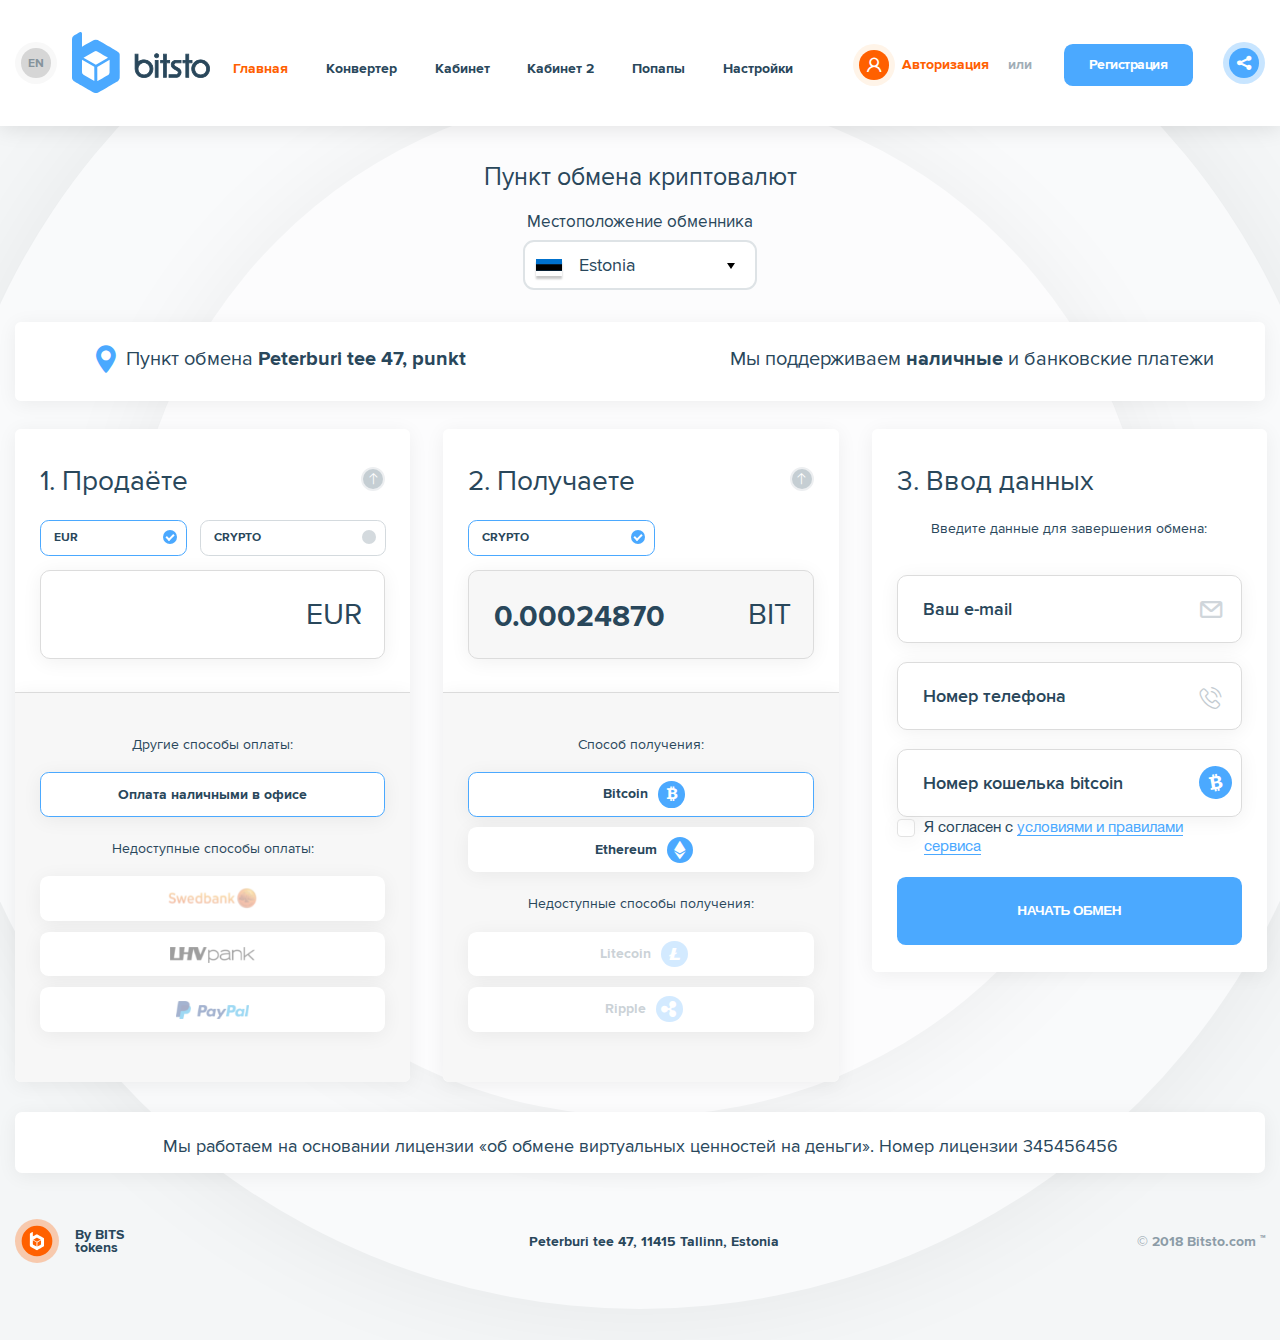
<file: index.html>
<!DOCTYPE html>
<html xmlns="http://www.w3.org/1999/xhtml">
<head>
	<meta http-equiv="Content-Type" content="text/html; charset=utf-8" />
	<meta name="format-detection" content="telephone=no">
	<meta name="viewport" content="width=device-width, initial-scale=1, user-scalable=no, maximum-scale=1">
	<title>Главная</title>
	<meta name='description' content="" />
	<meta name="keywords" content="" />
	<link rel="icon" type="image/x-icon" href="favicon.ico" />
	<link rel="stylesheet" type="text/css" href="css/style.css" />	
</head>
<body class="loaded">


	<!-- BEGIN BODY -->

	<div class="main-wrapper">
		<div class="decor-small"></div>
		<div class="decor-big"></div>
		<!-- BEGIN CONTENT -->

		<main class="content">
			
			<div class="wrapper">
				<div class="content-top">
					<h1 class="content-top__title">Пункт обмена криптовалют</h1>
					<div class="content-top__location">
						<div class="box-form">
							<form>
								<div class="box-field country-box">
									<label for="country" class="box-field__label">Местоположение обменника</label>
									<div class="box-field__input box-field__input_county">
										<select id="country" class="styled country-box__select">
											<option class="country country_estonia">
												Estonia
											</option>
											<option class="country country_ukraine">
												Україна
											</option >
											<option class="country country_russia">
												Россия
											</option>
										</select>
									</div>
								</div>
							</form>
						</div>
					</div>
				</div>
				<div class="content-geo">	
					<div class="content-geo__geo">	
						<span class="icon-geo"></span>
						<span class="content-geo__text">Пункт обмена <b>Peterburi tee 47, punkt</b></span>
					</div>
					<div class="content-geo__support">
						<span class="content-geo__text">Мы поддерживаем <b>наличные</b> и банковские платежи</span>
					</div>
				</div>
				<div class="main-info">	
					<ul class="main-info-list">
						<li class="main-info-list__item main-info-list__item_payment">
							<div class="main-info-list__cont">	
								<div class="main-info-list__cont-top">
									<h2 class="main-info-list__title">1. Продаёте
										<span class="icon-box icon-box_arrow icon-box_right">
											<span class="icon icon-arrow"></span>
										</span>
									</h2>
									<ul class="list-check">
										<li class="list-check__item list-check__item_eur">
											<label class="list-check__label js-list-check__label js-change-currency active" data-currency="eur">
												<input type="checkbox" name="check_1">
												<span class="label-text">eur</span>
												<span class="checkbox-box"></span>
											</label>
										</li>
										<li class="list-check__item list-check__item_crypto">
											<label class="list-check__label js-list-check__label js-change-currency" data-currency="crypto">
												<input type="radio" name="check_2">
												<span class="label-text">crypto</span>
												<span class="checkbox-box"></span>
											</label>
										</li>
									</ul> 
									<div class="box-field box-field_sell-eur active">
										<div class="box-field__input ">
											<input type="text" class="form-control" placeholder="" onkeyup="return proverka(this);" onchange="return proverka(this);">
											<span class="currency-name">eur</span>
										</div>
									</div>
									<div class="box-field box-field_sell-crypto box-field_crypto">
										<div class="box-field__input">
											<input type="text" class="form-control" placeholder="" onkeyup="return proverka(this);" onchange="return proverka(this);">
											<span class="currency-name">bit</span>
										</div>
									</div>
								</div>
								<div class="main-info-list__cont-bottom">	
									<div class="main-info-list__sub-title">Другие способы оплаты:</div>
									<div class="js-payment-method-available">
										<ul class="list-check list-check_payment-method">
											<li class="list-check__item">
												<label class="list-check__label active js-list-check__label">
													<input type="checkbox" name="check_1">
													<span class="label-text">Оплата наличными в офисе</span>
												</label>
											</li>
										</ul>
									</div>
									<div class="main-info-list__sub-title">Недоступные способы оплаты:</div>
									<div class="js-payment-method-unavailable">
										<ul class="list-check list-check_payment-method">
											<li class="list-check__item">
												<label class="list-check__label list-check__label_swedbank list-check__label_unavailable-forms">
													<input type="radio" name="check_2">
													<span class="label-text">
														<img src="img/swedbank.png" alt="swedbank">
													</span>
												</label>
											</li>
											<li class="list-check__item">
												<label class="list-check__label list-check__label_lhvpank list-check__label_unavailable-forms">
													<input type="radio" name="check_2">
													<span class="label-text">
														<img src="img/lhvpank.png" alt="swedbank">
													</span>
												</label>
											</li>
											<li class="list-check__item">
												<label class="list-check__label list-check__label_paypal list-check__label_unavailable-forms">
													<input type="radio" name="check_2">
													<span class="label-text">
														<img src="img/paypal.png" alt="paypal">
													</span>
												</label>
											</li>
										</ul>
									</div>
								</div>
							</div>
							
							
						</li>
						<li class="main-info-list__item main-info-list__item_obtaining">
							<div class="main-info-list__cont">	
								<div class="main-info-list__cont-top">
									<h2 class="main-info-list__title">2. Получаете
										<span class="icon-box icon-box_arrow ">	
											<span class="icon icon-arrow icon-arrow"></span>
										</span>
									</h2>
									<ul class="list-check">
										<li class="list-check__item list-check__item_eur list-check__item_get-eur hide">
											<label class="list-check__label active">
												<input type="checkbox" name="check_1">
												<span class="label-text">eur</span>
												<span class="checkbox-box"></span>
											</label>
										</li>
										<li class="list-check__item list-check__item_crypto list-check__item_get-crypto">
											<label class="list-check__label active">
												<input type="radio" name="check_2">
												<span class="label-text">crypto</span>
												<span class="checkbox-box"></span>
											</label>
										</li>
									</ul> 
									<div class="box-field box-field_get-crypto  box-field_crypto active">
										<div class="box-field__input">
											<input disabled type="text" class="form-control" placeholder="0.00024870">
											<span class="currency-name">bit</span>
										</div>
									</div>
									<div class="box-field box-field_get-eur ">
										<div class="box-field__input">
											<input disabled type="text" class="form-control" placeholder="0.00024870">
											<span class="currency-name">eur</span>
										</div>
									</div>
								</div>
								<div class="main-info-list__cont-bottom">	
									<div class="main-info-list__sub-title">Способ получения:</div>
									<div class="js-obtaining-method-available">
										<ul class="list-check list-check_method-obtaining">
											<li class="list-check__item">
												<label class="list-check__label active js-list-check__label" data-currency-name="bit">
													<input type="checkbox" name="check_1">
													<span class="label-text">Bitcoin</span>
													<span class="icon icon-bitcoin"></span>
												</label>
											</li>
											<li class="list-check__item">
												<label class="list-check__label js-list-check__label" data-currency-name="eth">
													<input type="radio" name="check_2">
													<span class="label-text">Ethereum</span>
													<span class="icon icon-ethereum"></span>
												</label>
											</li>
										</ul>
									</div>
									<div class="main-info-list__sub-title">Недоступные способы получения:</div>
									<div class="js-obtaining-method-unavailable">
										<ul class="list-check list-check_method-obtaining">
											<li class="list-check__item">
												<label class="list-check__label list-check__label_unavailable-forms">
													<input type="radio" name="check_2">
													<span class="label-text">Litecoin</span>
													<span class="icon icon-litecoin"></span>
												</label>
											</li>
											<li class="list-check__item">
												<label class="list-check__label list-check__label_unavailable-forms">
													<input type="radio" name="check_2">
													<span class="label-text">Ripple</span>
													<span class="icon icon-ripple"></span>
												</label>
											</li>
										</ul>
									</div>
								</div>
							</div>
							
							
						</li>
						<li class="main-info-list__item main-info-list__item_data-input
						">
						<div class="main-info-list__cont">	
							<div class="main-info-list__cont-top">
								<h2 class="main-info-list__title">3. Ввод данных</h2>
								<div class="main-info-list__sub-title main-info-list__sub-title_data-input">Введите данные для завершения обмена:</div>
								<div class="box-form box-form_data-input">
									<form>
										<div class="box-field">
											<label for="email" class="box-field__label">Ваш e-mail</label>
											<span class="icon icon-message"></span>
											<div class="box-field__input">
												<input id="email" type="email" class="form-control form-control_email" placeholder="Ваш e-mail" value="">
											</div>
										</div>
										<div class="box-field">
											<label for="email" class="box-field__label">Ваш e-mail</label>
											<span class="icon icon-phone"></span>
											<div class="box-field__input">
												<input type="tel" class="form-control form-control_tel" placeholder="Номер телефона">
											</div>
										</div>
										<div class="box-field">
											<label for="email" class="box-field__label">Номер кошелька bitcoin</label>
											<span class="icon icon_bitcoincash icon-bitcoin"></span>
											<div class="box-field__input">
												<input type="text" class="form-control form-control_number" placeholder="Номер кошелька bitcoin">
											</div>
										</div>
										<div class="g-recaptcha" data-sitekey="6LfG30UUAAAAALo2dIcXViXR-ayryyTeFtZRCeP5"></div>
										<div class="list-chec-item">
											<label class="list-check-label">
												<input type="checkbox" name="check_1">
												<span class="checkbox-box"></span>
												<span class="label-text">Я согласен с <a href="#">условиями и правилами сервиса</a></span>
											</label>
										</div>
										<div class="box-field box-field__button">
											<button class="button">НАЧАТЬ ОБМЕН</button>
										</div>
									</form>
								</div>
							</div>
						</div>
					</li>
				</ul>
			</div>
			<div class="license">
				Мы работаем на основании лицензии «об обмене виртуальных ценностей на деньги». Номер лицензии 345456456
			</div>


		</div>		
	</main>	

	<!-- CONTENT EOF   -->

	<!-- BEGIN HEADER -->

	<header class="clearfix">
		<div class="header-wrap">	
			<div class="share">
				<a href="#">
					<span class="icon-box icon-box_share">	
						<span class="icon icon-share"></span>
					</span>
				</a>
			</div>	
			<div class="header-lang">
				<div class="box-lang js-main-lang">
					<div class="lang-select js-lang-title">
						<div class="icon-box icon-box_lang">
							<span class="lang-select__text">EN</span>
						</div>
					</div>
					<ul class="list-lang js-list-lang">                               
						<li class="list-lang__item">
							<a href="#">
								<label class="list-lang__label">
									<input class="list-lang__input" type="radio" name="lang" checked>
									<span class="list-lang__text">ru</span>
									<span class="list-lang__name">Русский</span>
								</label>
							</a>
						</li>
						<li class="list-lang__item">
							<a href="#">
								<label class="list-lang__label">
									<input class="list-lang__input" type="radio" name="lang">
									<span class="list-lang__text">uk</span>
									<span class="list-lang__name">Український</span>
								</label>
							</a>
						</li>
						<li class="list-lang__item">
							<a href="#">
								<label class="list-lang__label">
									<input class="list-lang__input" type="radio" name="lang">
									<span class="list-lang__text">en</span>
									<span class="list-lang__name">English</span>
								</label>
							</a>
						</li>
					</ul>
				</div>
			</div>
			<div class="header-logo">
				<a href="#" class="header-logo__img">
					<img src="img/logo.svg" alt="bitsto">
				</a>
			</div>
			<nav class="nav-main js-nav-main fixed-block">
				<a class="mobile-menu js-button-nav" href="#">
					<span></span>
				</a>
				<ul class="main-nav-list">
					<li class="main-nav-list__item active"><a href="index.html" target="_blank" class="main-nav-list__link">Главная</a></li>
					<li class="main-nav-list__item"><a href="converter.html" target="_blank" class="main-nav-list__link">Конвертер</a></li>
					<li class="main-nav-list__item"><a href="my_applications.html" target="_blank" class="main-nav-list__link">Кабинет</a></li>
					<li class="main-nav-list__item"><a href="my_applications_2.html" target="_blank" class="main-nav-list__link">Кабинет 2</a></li>
					<li class="main-nav-list__item"><a href="popups.html" target="_blank" class="main-nav-list__link">Попапы</a></li>
					<li class="main-nav-list__item"><a href="settings.html" target="_blank" class="main-nav-list__link">Настройки</a></li>
				</ul>
			</nav>
			<div class="header-login">
				<a href="#" class="header-login__mob-btn js-header-login__mob-btn">
					<span class="icon-box icon-box_authorization">	
						<span class="icon icon-user"></span>
					</span>
				</a>
				<div class="header-login__box">

					<div class="header-login__authorization">
						<a href="#">
							<span class="icon-box icon-box_authorization">	
								<span class="icon icon-user"></span>
							</span>
							<span>Авторизация</span>
						</a>
					</div>
					<div class="header-login__or">или</div>
					<div class="header-login__registration">
						<a href="#" class="button js-popup">Регистрация</a>
					</div>
				</div>
			</div>
			<!-- <nav class="nav-custom js-nav-custom"></nav> -->
		</div>
		
	</header>

	<!-- HEADER EOF   -->	

	<!-- BEGIN FOOTER -->	

	<footer>
		<div class="footer-logo">
			<div class="footer-logo__box">
				<div class="footer-logo__img">
					<img src="img/logo-footer.svg" alt="">
				</div>
				<div class="footer-logo__text">By BITS tokens</div>
			</div>
		</div>
		<div class="footer-adress">
			Peterburi tee 47, 11415 Tallinn, Estonia
		</div>
		<div class="footer-copy">
			© 2018 Bitsto.com <sup>TM</sup>
		</div>
	</footer>

	<!-- FOOTER EOF   -->


</div>

<div class="icon-load"></div>		

<!-- BODY EOF   -->

<script src="js/jquery-3.0.0.min.js"></script>		
<script src="js/jquery-migrate-1.4.1.min.js" ></script>
<script src="js/components/jquery.formstyler.js" ></script>
<script src='https://www.google.com/recaptcha/api.js'></script>

<script src="js/custom.js" ></script>
</body>
</html>
</file>
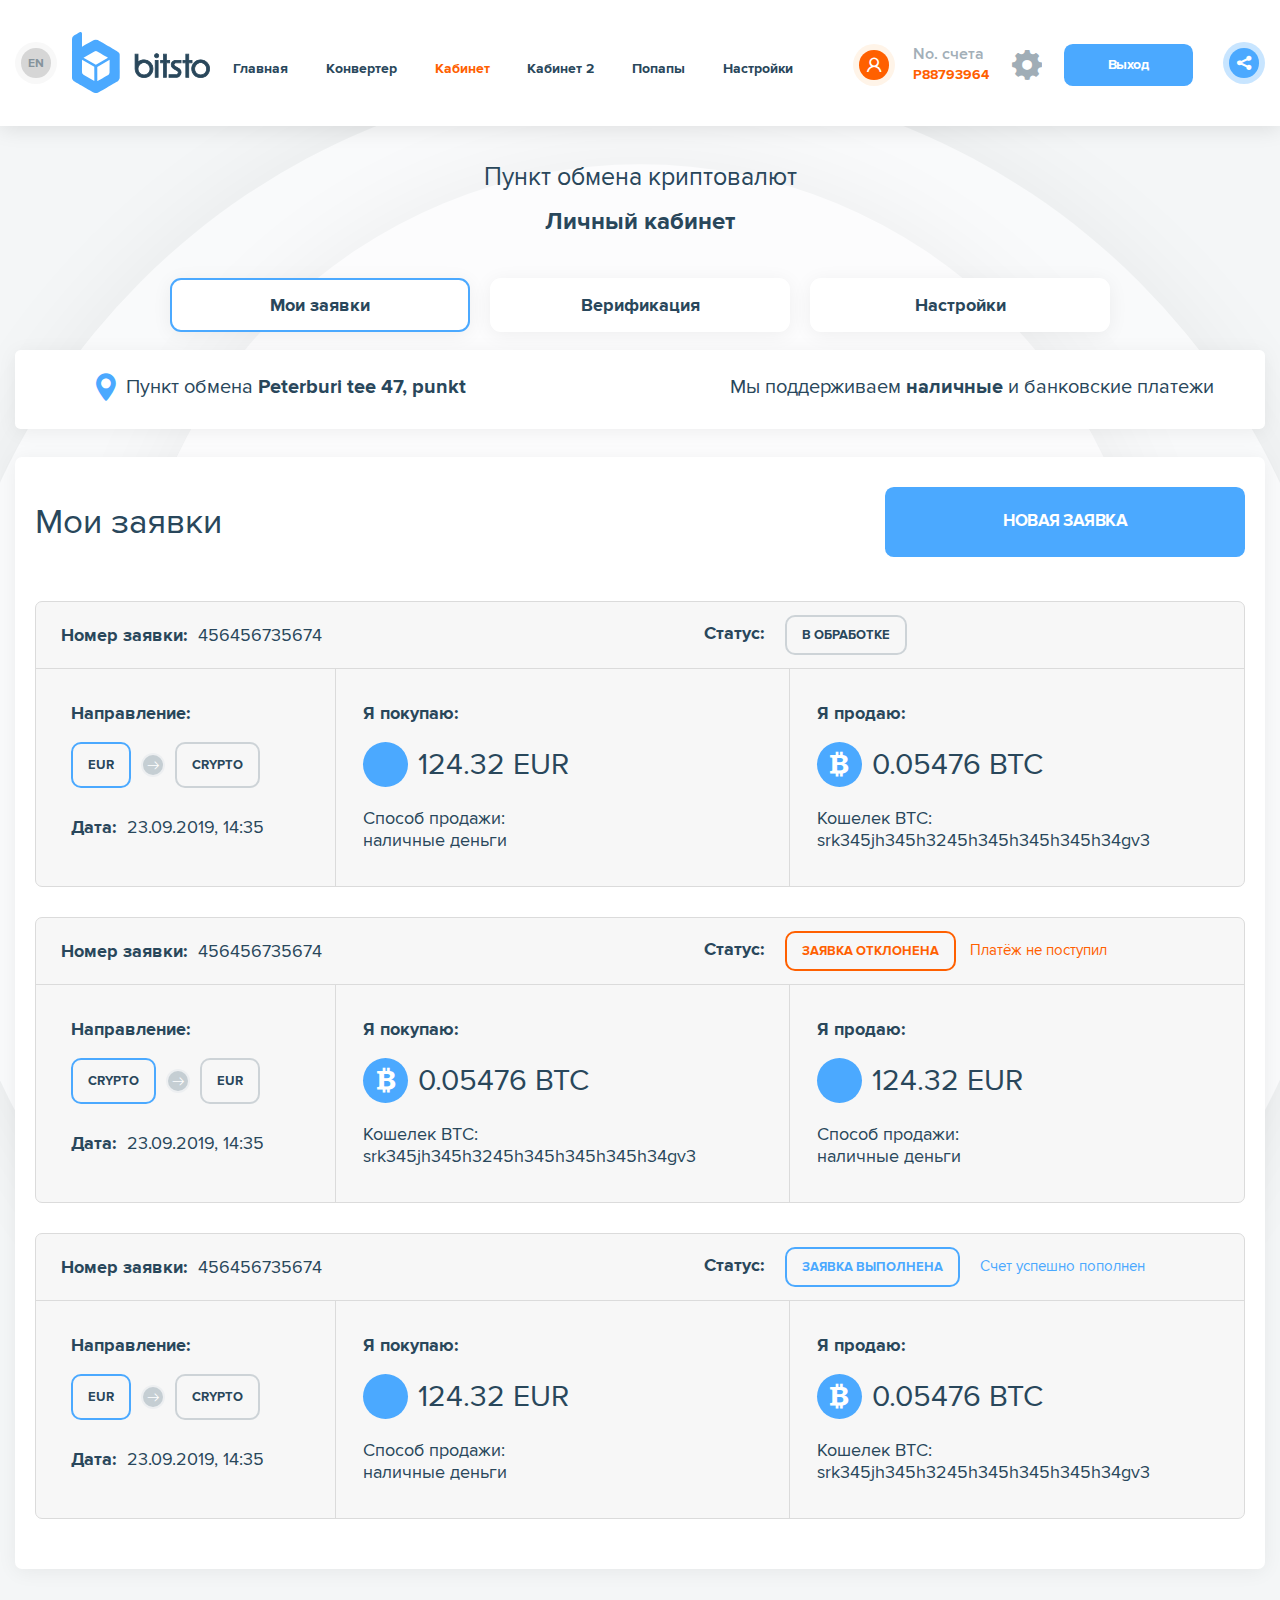
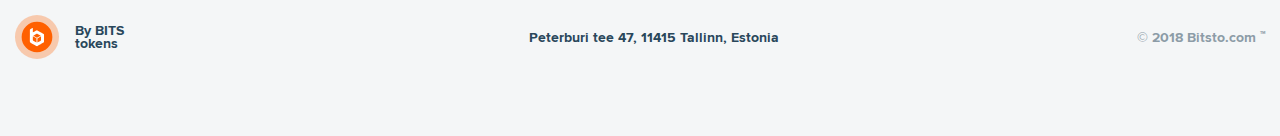
<file: my_applications.html>
<!DOCTYPE html>
<html xmlns="http://www.w3.org/1999/xhtml">
<head>
    <meta http-equiv="Content-Type" content="text/html; charset=utf-8" />
    <meta name="format-detection" content="telephone=no">
    <meta name="viewport" content="width=device-width, initial-scale=1, user-scalable=no, maximum-scale=1">
    <title>Мои заявки 1</title>
    <meta name='description' content="" />
    <meta name="keywords" content="" />
    <link rel="icon" type="image/x-icon" href="favicon.ico" />
    <link rel="stylesheet" type="text/css" href="css/style.css" />
</head>
<body class="loaded">


    <!-- BEGIN BODY -->

    <div class="main-wrapper main-wrapper_settings">
        <div class="decor-small"></div>
        <div class="decor-big"></div>
        <!-- BEGIN CONTENT -->

        <main class="content">

            <div class="wrapper">
                <div class="content-top">
                    <h1 class="content-top__title">Пункт обмена криптовалют</h1>
                    <div class="content-top__location">
                        <div class="box-form">
                            <form>
                                <div class="box-field country-box">
                                    <p class="box-field__p">Личный кабинет</p>
                                </div>
                            </form>
                        </div>
                    </div>
                </div>
                <div class="nav-account">
                    <ul class="nav-account__list">
                        <li class="nav-account__container"><a href="my_applications.html" class="nav-account__link btn-white btn-white--active">Мои заявки</a></li>
                        <li class="nav-account__container"><a href="#" class="nav-account__link btn-white">Верификация</a></li>
                        <li class="nav-account__container"><a href="settings.html" class="nav-account__link btn-white">Настройки</a></li>
                    </ul>
                </div>
                <div class="content-geo">
                    <div class="content-geo__geo">
                        <span class="icon-geo"></span>
                        <span class="content-geo__text">Пункт обмена <b>Peterburi tee 47, punkt</b></span>
                    </div>
                    <div class="content-geo__support">
                        <span class="content-geo__text">Мы поддерживаем <b>наличные</b> и банковские платежи</span>
                    </div>
                </div>
                <div class="b-info">
                    <div class="b-info__header">
                        <div class="b-info__description">Мои заявки</div>
                        <a href="#" class="button b-info__button">Новая заявка</a>
                    </div>
                    <div class="b-table">
                        <div class="b-table__header">
                            <div class="b-table__number">
                                <p><b>Номер заявки:&nbsp;</b> 456456735674</p>
                            </div>
                            <div class="b-table__status">
                                <div class="b-table__block"><b >Статус:</b> <span class="b-table__check b-table__check--wait">в обработке</span></div>
                            </div>
                        </div>
                        <div class="b-table__content">
                            <div class="b-table__column b-table__column--sm">
                                <b>Направление:</b>
                                <div class="b-table__select">
                                    <span class="b-table__check b-table__check--compleat">EUR</span>
                                    <span class="icon-box icon-box_arrow icon-box_down">
                                        <span class="icon icon-arrow"></span>
                                    </span>
                                    <span class="b-table__check b-table__check--wait">crypto</span>
                                </div>
                                <div class="b-table__date">
                                    <b>Дата:</b>&nbsp;<span> 23.09.2019, 14:35</span>
                                </div>
                            </div>
                            <div class="b-table__column  b-table__column--center">
                                <b>Я покупаю:</b>
                                <div class="b-table__money">
                                    <span class="icon icon-euro"></span>
                                    <span class="b-table__price">124.32 EUR</span>
                                </div>
                                <div class="b-table__other">
                                    <p>
                                        Способ продажи:
                                    </p>
                                    <p class="sm-t">
                                        наличные деньги
                                    </p>
                                </div>

                            </div>
                            <div class="b-table__column">
                                <b>Я продаю:</b>
                                <div class="b-table__money">
                                    <span class="icon icon-bitcoin"></span><span class="b-table__price">0.05476 BTC</span>
                                </div>
                                <div class="b-table__other">
                                    <p>
                                        Кошелек BTC:

                                    </p>
                                    <p class="sm-t">
                                        srk345jh345h3245h345h345h345h34gv3
                                    </p>
                                </div>
                            </div>
                        </div>
                    </div>
                    <div class="b-table">
                        <div class="b-table__header">
                            <div class="b-table__number">
                                <p><b>Номер заявки:&nbsp;</b> 456456735674</p>
                            </div>
                            <div class="b-table__status">
                                <div class="b-table__block"><b>Статус:</b> <span class="b-table__check b-table__check--active">Заявка отклонена</span><span class="err"> Платёж не поступил</span></div>
                            </div>
                        </div>
                        <div class="b-table__content">
                            <div class="b-table__column b-table__column--sm">
                                <b>Направление:</b>
                                <div class="b-table__select">
                                    <span class="b-table__check b-table__check--compleat">crypto</span>
                                    <span class="icon-box icon-box_arrow icon-box_down">
                                        <span class="icon icon-arrow"></span>
                                    </span>
                                    <span class="b-table__check b-table__check--wait">EUR</span>
                                </div>
                                <div class="b-table__date">
                                    <b>Дата:</b>&nbsp;<span> 23.09.2019, 14:35</span>
                                </div>
                            </div>
                            <div class="b-table__column  b-table__column--center">
                                <b>Я покупаю:</b>
                                <div class="b-table__money">
                                    <span class="icon icon-bitcoin"></span><span class="b-table__price">0.05476 BTC</span>
                                </div>


                                <div class="b-table__other">
                                    <p>
                                        Кошелек BTC:

                                    </p>
                                    <p class="sm-t">
                                        srk345jh345h3245h345h345h345h34gv3
                                    </p>
                                </div>

                            </div>
                            <div class="b-table__column">
                                <b>Я продаю:</b>
                                <div class="b-table__money">
                                    <span class="icon icon-euro"></span>
                                    <span class="b-table__price">124.32 EUR</span>
                                </div>

                                <div class="b-table__other">
                                    <p>
                                        Способ продажи:
                                    </p>
                                    <p class="sm-t">
                                        наличные деньги
                                    </p>
                                </div>

                            </div>
                        </div>
                    </div>
                    <div class="b-table">
                        <div class="b-table__header">
                            <div class="b-table__number">
                                <p><b>Номер заявки:&nbsp;</b> 456456735674</p>
                            </div>
                            <div class="b-table__status">
                                <div class="b-table__block"><b>Статус:</b> <span class="b-table__check b-table__check--compleat">Заявка выполнена</span><span class="comp">Счет успешно пополнен</span></div>
                            </div>
                        </div>
                        <div class="b-table__content">
                            <div class="b-table__column b-table__column--sm">
                                <b>Направление:</b>
                                <div class="b-table__select">
                                    <span class="b-table__check b-table__check--compleat">EUR</span>
                                    <span class="icon-box icon-box_arrow icon-box_down">
                                        <span class="icon icon-arrow"></span>
                                    </span>
                                    <span class="b-table__check b-table__check--wait">crypto</span>
                                </div>
                                <div class="b-table__date">
                                    <b>Дата:</b>&nbsp;<span> 23.09.2019, 14:35</span>
                                </div>
                            </div>
                            <div class="b-table__column  b-table__column--center">
                                <b>Я покупаю:</b>
                                <div class="b-table__money">
                                    <span class="icon icon-euro"></span>
                                    <span class="b-table__price">124.32 EUR</span>
                                </div>
                                <div class="b-table__other">
                                    <p class="b-table__p">
                                        Способ продажи:
                                    </p>
                                    <p class="b-table__p ">
                                        наличные деньги
                                    </p>
                                </div>

                            </div>
                            <div class="b-table__column">
                                <b>Я продаю:</b>
                                <div class="b-table__money">
                                    <span class="icon icon-bitcoin"></span><span class="b-table__price">0.05476 BTC</span>
                                </div>
                                <div class="b-table__other">
                                    <p>
                                        Кошелек BTC:

                                    </p>
                                    <p class="sm-t">
                                        srk345jh345h3245h345h345h345h34gv3
                                    </p>
                                </div>
                            </div>
                        </div>
                    </div>
                </div>
            </div>
        </main>

        <!-- CONTENT EOF   -->

        <!-- BEGIN HEADER -->

        <header class="clearfix">
            <div class="header-wrap">   
                <div class="share">
                    <a href="#">
                        <span class="icon-box icon-box_share">
                           <span class="icon icon-share"></span>
                       </span>
                   </a>
               </div>
               <div class="header-lang">
                <div class="box-lang js-main-lang">
                    <div class="lang-select js-lang-title">
                        <div class="icon-box icon-box_lang">
                            <span class="lang-select__text">EN</span>
                        </div>
                    </div>
                    <ul class="list-lang js-list-lang">
                        <li class="list-lang__item">
                            <a href="#">
                                <label class="list-lang__label">
                                    <input class="list-lang__input" type="radio" name="lang" checked>
                                    <span class="list-lang__text">ru</span>
                                </label>
                            </a>
                        </li>
                        <li class="list-lang__item">
                            <a href="#">
                                <label class="list-lang__label">
                                    <input class="list-lang__input" type="radio" name="lang">
                                    <span class="list-lang__text">uk</span>
                                </label>
                            </a>
                        </li>
                        <li class="list-lang__item">
                            <a href="#">
                                <label class="list-lang__label">
                                    <input class="list-lang__input" type="radio" name="lang">
                                    <span class="list-lang__text">en</span>
                                </label>
                            </a>
                        </li>
                    </ul>
                </div>
            </div>
            <div class="header-logo">
                <a href="#" class="header-logo__img">
                    <img src="img/logo.svg" alt="bitsto">
                </a>
            </div>
            <nav class="nav-main js-nav-main fixed-block">
                <a class="mobile-menu js-button-nav" href="#">
                    <span></span>
                </a>
                <ul class="main-nav-list">
                    <li class="main-nav-list__item"><a href="index.html" target="_blank" class="main-nav-list__link">Главная</a></li>
                    <li class="main-nav-list__item"><a href="converter.html" target="_blank" class="main-nav-list__link">Конвертер</a></li>
                    <li class="main-nav-list__item active"><a href="my_applications.html" target="_blank" class="main-nav-list__link">Кабинет</a></li>
                    <li class="main-nav-list__item"><a href="my_applications_2.html" target="_blank" class="main-nav-list__link">Кабинет 2</a></li>
                    <li class="main-nav-list__item"><a href="popups.html" target="_blank" class="main-nav-list__link">Попапы</a></li>
                    <li class="main-nav-list__item"><a href="settings.html" target="_blank" class="main-nav-list__link">Настройки</a></li>
                </ul>
            </nav>
            <div class="header-login">
                <a href="#" class="header-login__mob-btn js-header-login__mob-btn">
                    <span class="icon-box icon-box_authorization">
                       <span class="icon icon-user"></span>
                   </span>
               </a>
               <div class="header-login__box">

                <div class="header-login__authorization">
                    <a href="#">
                      <span class="icon-box icon-box_authorization">
                         <span class="icon icon-user"></span>
                     </span>
                     <span>
                        <p class="auth">No. счета</p>
                    P88793964</span>
                </a>
            </div>
            <div class="header-login__or">
                <a href="#" class="header-login__settings">
                    <span class="icon icon-Path-493"></span>
                </a>
            </div>
            <div class="header-login__registration">
                <a href="#" class="button button--exit">Выход</a>
            </div>
        </div>
    </div>
    <!-- <nav class="nav-custom js-nav-custom"></nav> -->
</div>
</header>

<!-- HEADER EOF   -->

<!-- BEGIN FOOTER -->

<footer>
    <div class="footer-logo">
        <div class="footer-logo__box">
            <div class="footer-logo__img">
                <img src="img/logo-footer.svg" alt="">
            </div>
            <div class="footer-logo__text">By BITS tokens</div>
        </div>
    </div>
    <div class="footer-adress">
        Peterburi tee 47, 11415 Tallinn, Estonia
    </div>
    <div class="footer-copy">
        © 2018 Bitsto.com <sup>TM</sup>
    </div>
</footer>

<!-- FOOTER EOF   -->

</div>

<div class="icon-load"></div>

<!-- BODY EOF   -->

<script src="js/jquery-3.0.0.min.js"></script>
<script src="js/jquery-migrate-1.4.1.min.js" ></script>
<script src="js/components/jquery.formstyler.js" ></script>
<script src='https://www.google.com/recaptcha/api.js'></script>

<script src="js/custom.js" ></script>
</body>
</html>
</file>
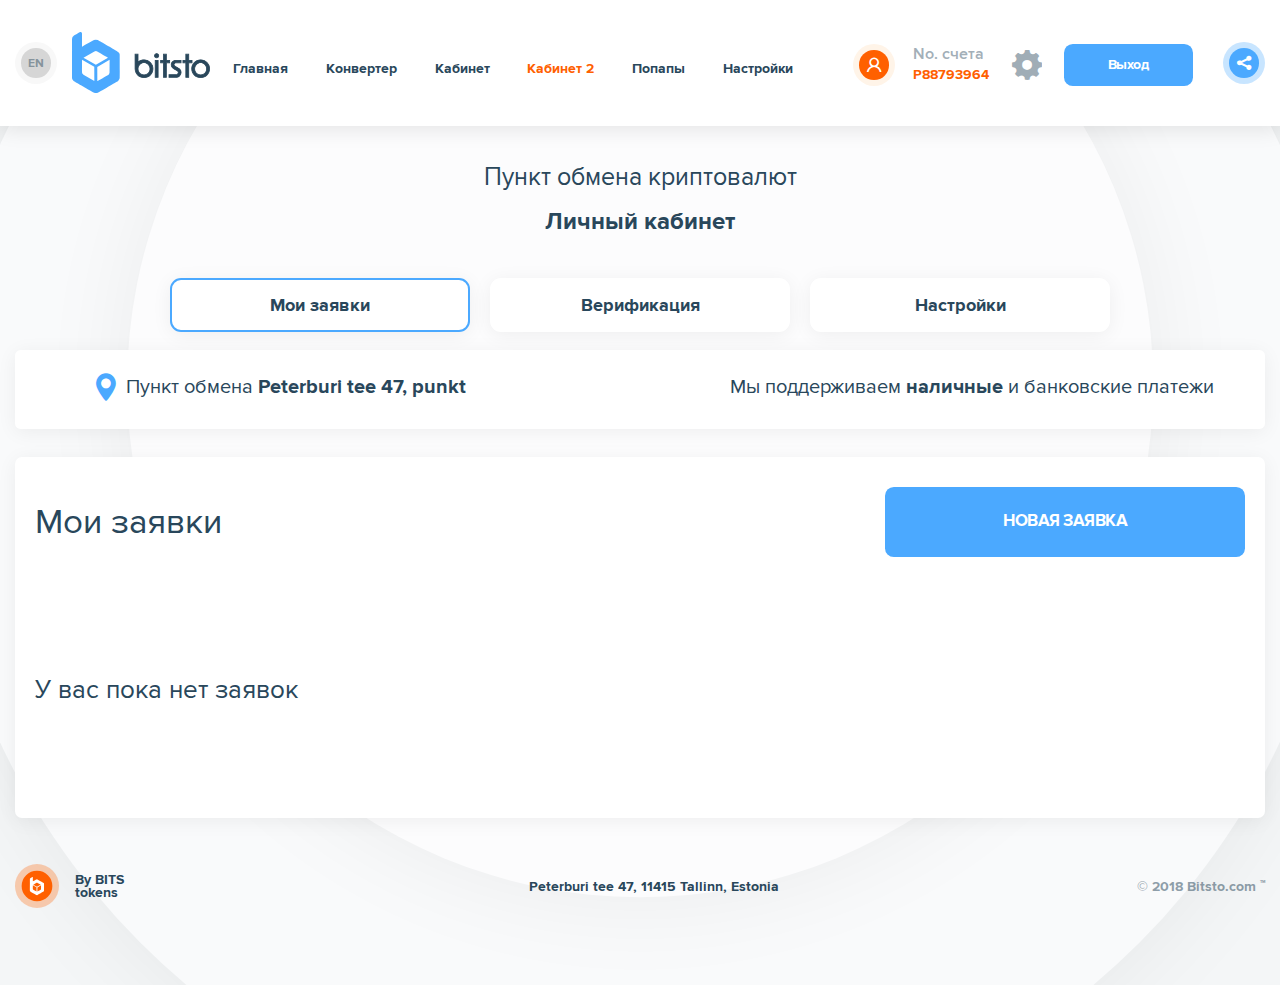
<file: my_applications_2.html>
<!DOCTYPE html>
<html xmlns="http://www.w3.org/1999/xhtml">
<head>
    <meta http-equiv="Content-Type" content="text/html; charset=utf-8" />
    <meta name="format-detection" content="telephone=no">
    <meta name="viewport" content="width=device-width, initial-scale=1, user-scalable=no, maximum-scale=1">
    <title>Мои заявки 1</title>
    <meta name='description' content="" />
    <meta name="keywords" content="" />
    <link rel="icon" type="image/x-icon" href="favicon.ico" />
    <link rel="stylesheet" type="text/css" href="css/style.css" />
</head>
<body class="loaded">


    <!-- BEGIN BODY -->

    <div class="main-wrapper main-wrapper_settings">
        <div class="decor-small"></div>
        <div class="decor-big"></div>
        <!-- BEGIN CONTENT -->

        <main class="content">

            <div class="wrapper">
                <div class="content-top">
                    <h1 class="content-top__title">Пункт обмена криптовалют</h1>
                    <div class="content-top__location">
                        <div class="box-form">
                            <form>
                                <div class="box-field country-box">
                                    <p class="box-field__p">Личный кабинет</p>
                                </div>
                            </form>
                        </div>
                    </div>
                </div>
                <div class="nav-account">
                    <ul class="nav-account__list">
                        <li class="nav-account__container"><a href="my_applications.html" class="nav-account__link btn-white btn-white--active">Мои заявки</a></li>
                        <li class="nav-account__container"><a href="#" class="nav-account__link btn-white">Верификация</a></li>
                        <li class="nav-account__container"><a href="settings.html" class="nav-account__link btn-white">Настройки</a></li>
                    </ul>
                </div>
                <div class="content-geo">
                    <div class="content-geo__geo">
                        <span class="icon-geo"></span>
                        <span class="content-geo__text">Пункт обмена <b>Peterburi tee 47, punkt</b></span>
                    </div>
                    <div class="content-geo__support">
                        <span class="content-geo__text">Мы поддерживаем <b>наличные</b> и банковские платежи</span>
                    </div>
                </div>
                <div class="b-info">
                    <div class="b-info__header">
                        <div class="b-info__description">Мои заявки</div>
                        <a href="#" class="button b-info__button">Новая заявка</a>
                    </div>
                    <div class="b-info__message">
                        У вас пока нет заявок
                    </div>
                </div>
            </div>
        </main>

        <!-- CONTENT EOF   -->

        <!-- BEGIN HEADER -->

        <header class="clearfix">
            <div class="header-wrap">   
                <div class="share">
                    <a href="#">
                        <span class="icon-box icon-box_share">
                           <span class="icon icon-share"></span>
                       </span>
                   </a>
               </div>
               <div class="header-lang">
                <div class="box-lang js-main-lang">
                    <div class="lang-select js-lang-title">
                        <div class="icon-box icon-box_lang">
                            <span class="lang-select__text">EN</span>
                        </div>
                    </div>
                    <ul class="list-lang js-list-lang">
                        <li class="list-lang__item">
                            <a href="#">
                                <label class="list-lang__label">
                                    <input class="list-lang__input" type="radio" name="lang" checked>
                                    <span class="list-lang__text">ru</span>
                                </label>
                            </a>
                        </li>
                        <li class="list-lang__item">
                            <a href="#">
                                <label class="list-lang__label">
                                    <input class="list-lang__input" type="radio" name="lang">
                                    <span class="list-lang__text">uk</span>
                                </label>
                            </a>
                        </li>
                        <li class="list-lang__item">
                            <a href="#">
                                <label class="list-lang__label">
                                    <input class="list-lang__input" type="radio" name="lang">
                                    <span class="list-lang__text">en</span>
                                </label>
                            </a>
                        </li>
                    </ul>
                </div>
            </div>
            <div class="header-logo">
                <a href="#" class="header-logo__img">
                    <img src="img/logo.svg" alt="bitsto">
                </a>
            </div>
            <nav class="nav-main js-nav-main fixed-block">
                <a class="mobile-menu js-button-nav" href="#">
                    <span></span>
                </a>
                <ul class="main-nav-list">
                    <li class="main-nav-list__item"><a href="index.html" target="_blank" class="main-nav-list__link">Главная</a></li>
                    <li class="main-nav-list__item"><a href="converter.html" target="_blank" class="main-nav-list__link">Конвертер</a></li>
                    <li class="main-nav-list__item"><a href="my_applications.html" target="_blank" class="main-nav-list__link">Кабинет</a></li>
                    <li class="main-nav-list__item active"><a href="my_applications_2.html" target="_blank" class="main-nav-list__link">Кабинет 2</a></li>
                    <li class="main-nav-list__item"><a href="popups.html" target="_blank" class="main-nav-list__link">Попапы</a></li>
                    <li class="main-nav-list__item"><a href="settings.html" target="_blank" class="main-nav-list__link">Настройки</a></li>
                </ul>
            </nav>
            <div class="header-login">
                <a href="#" class="header-login__mob-btn js-header-login__mob-btn">
                    <span class="icon-box icon-box_authorization">
                       <span class="icon icon-user"></span>
                   </span>
               </a>
               <div class="header-login__box">

                <div class="header-login__authorization">
                    <a href="#">
                      <span class="icon-box icon-box_authorization">
                         <span class="icon icon-user"></span>
                     </span>
                     <span>
                        <p class="auth">No. счета</p>
                    P88793964</span>
                </a>
            </div>
            <div class="header-login__or">
                <a href="#" class="header-login__settings">
                    <span class="icon icon-Path-493"></span>
                </a>
            </div>
            <div class="header-login__registration">
                <a href="#" class="button button--exit">Выход</a>
            </div>
        </div>
    </div>
    <!-- <nav class="nav-custom js-nav-custom"></nav> -->
</div>
</header>

<!-- HEADER EOF   -->

<!-- BEGIN FOOTER -->

<footer>
    <div class="footer-logo">
        <div class="footer-logo__box">
            <div class="footer-logo__img">
                <img src="img/logo-footer.svg" alt="">
            </div>
            <div class="footer-logo__text">By BITS tokens</div>
        </div>
    </div>
    <div class="footer-adress">
        Peterburi tee 47, 11415 Tallinn, Estonia
    </div>
    <div class="footer-copy">
        © 2018 Bitsto.com <sup>TM</sup>
    </div>
</footer>

<!-- FOOTER EOF   -->

</div>

<div class="icon-load"></div>

<!-- BODY EOF   -->

<script src="js/jquery-3.0.0.min.js"></script>
<script src="js/jquery-migrate-1.4.1.min.js" ></script>
<script src="js/components/jquery.formstyler.js" ></script>
<script src='https://www.google.com/recaptcha/api.js'></script>

<script src="js/custom.js" ></script>
</body>
</html>
</file>
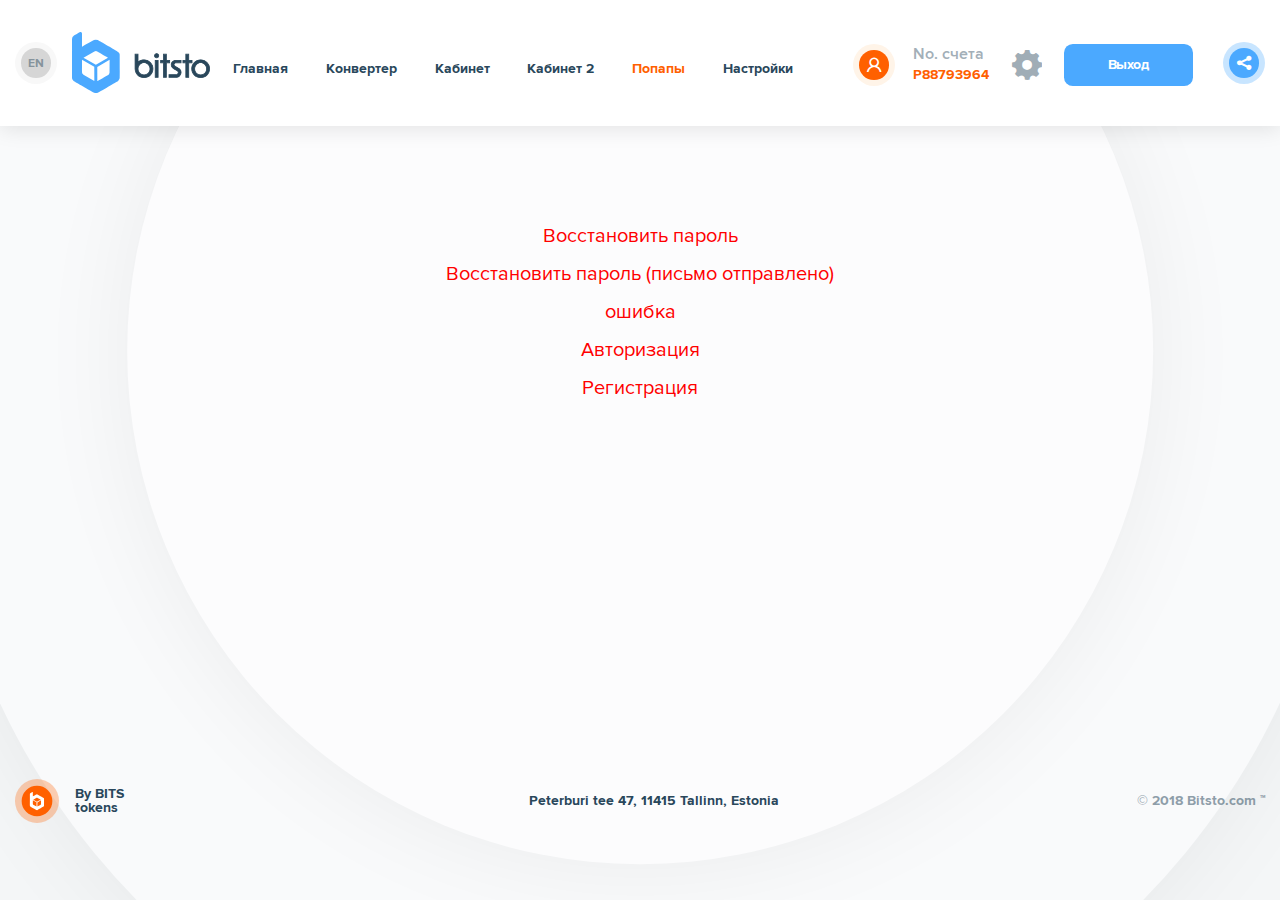
<file: popups.html>
<!DOCTYPE html>
<html xmlns="http://www.w3.org/1999/xhtml">
<head>
    <meta http-equiv="Content-Type" content="text/html; charset=utf-8" />
    <meta name="format-detection" content="telephone=no">
    <meta name="viewport" content="width=device-width, initial-scale=1, user-scalable=no, maximum-scale=1">
    <title>Мои заявки 1</title>
    <meta name='description' content="" />
    <meta name="keywords" content="" />
    <link rel="icon" type="image/x-icon" href="favicon.ico" />
    <link rel="stylesheet" type="text/css" href="css/style.css" />
</head>
<body class="loaded">


    <!-- BEGIN BODY -->

    <div class="main-wrapper main-wrapper_settings">
        <div class="decor-small"></div>
        <div class="decor-big"></div>
        <!-- BEGIN CONTENT -->

        <main class="content">

            <div class="wrapper">
                <div class="links">
                 <a href="#popup-1">Восстановить пароль</a><br>
                 <br>
                 <a href="#popup-3">Восстановить пароль (письмо отправлено)</a><br>
                 <br>
                 <a href="#popup-2">ошибка</a><br>            
                 <br>
                 <a href="#popup-4">Авторизация</a><br>
                 <br>
                 <a href="#popup-5">Регистрация</a><br>
             </div>
         </div>
     </main>

     <!-- CONTENT EOF   -->

     <!-- BEGIN HEADER -->

     <header class="clearfix">
        <div class="header-wrap">   
            <div class="share">
                <a href="#">
                    <span class="icon-box icon-box_share">
                       <span class="icon icon-share"></span>
                   </span>
               </a>
           </div>
           <div class="header-lang">
            <div class="box-lang js-main-lang">
                <div class="lang-select js-lang-title">
                    <div class="icon-box icon-box_lang">
                        <span class="lang-select__text">EN</span>
                    </div>
                </div>
                <ul class="list-lang js-list-lang">
                    <li class="list-lang__item">
                        <a href="#">
                            <label class="list-lang__label">
                                <input class="list-lang__input" type="radio" name="lang" checked>
                                <span class="list-lang__text">ru</span>
                            </label>
                        </a>
                    </li>
                    <li class="list-lang__item">
                        <a href="#">
                            <label class="list-lang__label">
                                <input class="list-lang__input" type="radio" name="lang">
                                <span class="list-lang__text">uk</span>
                            </label>
                        </a>
                    </li>
                    <li class="list-lang__item">
                        <a href="#">
                            <label class="list-lang__label">
                                <input class="list-lang__input" type="radio" name="lang">
                                <span class="list-lang__text">en</span>
                            </label>
                        </a>
                    </li>
                </ul>
            </div>
        </div>
        <div class="header-logo">
            <a href="#" class="header-logo__img">
                <img src="img/logo.svg" alt="bitsto">
            </a>
        </div>
        <nav class="nav-main js-nav-main fixed-block">
            <a class="mobile-menu js-button-nav" href="#">
                <span></span>
            </a>
            <ul class="main-nav-list">
                <li class="main-nav-list__item"><a href="index.html" target="_blank" class="main-nav-list__link">Главная</a></li>
                <li class="main-nav-list__item"><a href="converter.html" target="_blank" class="main-nav-list__link">Конвертер</a></li>
                <li class="main-nav-list__item"><a href="my_applications.html" target="_blank" class="main-nav-list__link">Кабинет</a></li>
                <li class="main-nav-list__item"><a href="my_applications_2.html" target="_blank" class="main-nav-list__link">Кабинет 2</a></li>
                <li class="main-nav-list__item active"><a href="popups.html" target="_blank" class="main-nav-list__link">Попапы</a></li>
                <li class="main-nav-list__item"><a href="settings.html" target="_blank" class="main-nav-list__link">Настройки</a></li>
            </ul>
        </nav>
        <div class="header-login">
            <a href="#" class="header-login__mob-btn js-header-login__mob-btn">
                <span class="icon-box icon-box_authorization">
                   <span class="icon icon-user"></span>
               </span>
           </a>
           <div class="header-login__box">

            <div class="header-login__authorization">
                <a href="#">
                  <span class="icon-box icon-box_authorization">
                     <span class="icon icon-user"></span>
                 </span>
                 <span>
                    <p class="auth">No. счета</p>
                P88793964</span>
            </a>
        </div>
        <div class="header-login__or">
            <a href="#" class="header-login__settings">
                <span class="icon icon-Path-493"></span>
            </a>
        </div>
        <div class="header-login__registration">
            <a href="#" class="button button--exit">Выход</a>
        </div>
    </div>
</div>
<!-- <nav class="nav-custom js-nav-custom"></nav> -->
<div class="header-wrap">   
</header>

<!-- HEADER EOF   -->

<!-- BEGIN FOOTER -->

<footer>
    <div class="footer-logo">
        <div class="footer-logo__box">
            <div class="footer-logo__img">
                <img src="img/logo-footer.svg" alt="">
            </div>
            <div class="footer-logo__text">By BITS tokens</div>
        </div>
    </div>
    <div class="footer-adress">
        Peterburi tee 47, 11415 Tallinn, Estonia
    </div>
    <div class="footer-copy">
        © 2018 Bitsto.com <sup>TM</sup>
    </div>
</footer>

<!-- FOOTER EOF   -->
<!-- POPUPS -->

<div class="popup__container" id="popup-1">
    <span class="circle">
        <span class="close js-close-popup"></span>
    </span>
    <h3 class="popup__description">Восстановление пароля</h3>
    <p class="popup__message popup__message--color">
        Восстановление доступа
    </p>
    <div class="box-form popup__form box-form_data-input">
        <form>
            <div class="box-field">
                <label for="email1" class="box-field__label">Введите ваш e-mail</label>
                <span class="icon icon-message"></span>
                <div class="box-field__input">
                    <input id="email1" type="email" class="form-control form-control_email" placeholder="Ваш e-mail">
                </div>
            </div>

            <div class="g-recaptcha g-recaptcha_autor" data-sitekey="6LfG30UUAAAAALo2dIcXViXR-ayryyTeFtZRCeP5"></div>
            <div class="box-field box-field__button">
                <button class="button">Восстановить пароль</button>
            </div>
        </form>
    </div>
</div>


<div class="popup__container" id="popup-2">
    <span class="circle">
        <span class="close js-close-popup"></span>
    </span>
    <h3 class="popup__description">Восстановление пароля</h3>
    <p class="popup__message popup__message--color">
        Восстановление доступа
    </p>
    <div class="box-form popup__form box-form_data-input">
        <form>
            <div class="box-field">
                <label for="email2" class="box-field__label">Введите ваш e-mail</label>
                <span class="icon icon-message"></span>
                <div class="box-field__input">
                    <input id="email2" type="email" class="form-control form-control_email" placeholder="Ваш e-mail">
                    <div class="box-field__error">
                        <p class="box-field__message">Ошибка! Пользователя не существует!</p><span class="close box-field__close js-close-error"></span>
                    </div>
                </div>                        
            </div>                   
            <div class="g-recaptcha g-recaptcha_autor" data-sitekey="6LfG30UUAAAAALo2dIcXViXR-ayryyTeFtZRCeP5"></div>
            <div class="box-field box-field__button">
                <button class="button">Восстановить пароль</button>
            </div>
        </form>
    </div>
</div>

<div class="popup__container" id="popup-3">
    <span class="circle">
        <span class="close js-close-popup"></span>
    </span>
    <h3 class="popup__description">Восстановление пароля</h3>
    <p class="popup__message popup__message_pass">
        На указанный почтовый адрес отправленно письмо<br>
        с&nbsp;инструкцией по утерянного восстановдению пароля
    </p>
</div>

<div class="popup__container" id="popup-4">
    <span class="circle">
        <span class="close js-close-popup"></span>
    </span>
    <h3 class="popup__description">Авторизация</h3>
    <p class="popup__message popup__message--color">
        Вход в личный кабинет
    </p>
    <div class="box-form popup__form box-form_data-input">
        <form>
            <div class="box-field">
                <label for="email3" class="box-field__label">Введите ваш e-mail</label>
                <span class="icon icon-message"></span>
                <div class="box-field__input">
                    <input id="email3" type="email" class="form-control form-control_email" placeholder="Ваш e-mail">
                </div>
            </div>
            <a class="box-field__link" href="#">Забыли пароль?</a>
            <div class="box-field box-field_lg">
                <label for="password1" class="box-field__label">Введите пароль</label>
                <div class="box-field__input">
                    <input id="password1" type="password" class="form-control " placeholder="Ваш пароль">
                </div>
            </div>

            <div class="box-field box-field__button">
                <button class="button">Войти в личный кабинет</button>
                <p class="popup__message popup__message--color">
                    Переходя в личный кабинет, вы соглашаетесь
                    с&nbsp;условиями и правилами сервиса.
                </p>
            </div>
        </form>
    </div>

</div>

<div class="popup__container" id="popup-5">
    <span class="circle">
        <span class="close js-close-popup"></span>
    </span>
    <h3 class="popup__description">Регистрация</h3>
    <p class="popup__message popup__message--color">
        Создание учетной записи
    </p>
    <div class="box-form popup__form box-form_data-input">
        <form>
            <div class="box-field">
                <label for="name" class="box-field__label">Введите Ваше имя</label>
                <div class="box-field__input">
                    <input id="name" type="text" class="form-control " placeholder="Введите Ваше имя">
                </div>
            </div>
            <div class="box-field">
                <label for="email4" class="box-field__label">Введите ваш e-mail</label>
                <span class="icon icon-message"></span>
                <div class="box-field__input">
                    <input id="email4" type="email" class="form-control form-control_email" placeholder="Ваш e-mail">
                </div>
            </div>
            <div class="box-field">
                <label for="password" class="box-field__label">Придумайте пароль</label>
                <div class="box-field__input">
                    <input id="password" type="password" class="form-control " placeholder="Придумайте пароль">
                </div>
            </div>
            <div class="box-field">
                <label for="password2" class="box-field__label">Введите пароль еще раз</label>
                <div class="box-field__input">
                    <input id="password2" type="password" class="form-control " placeholder="Введите пароль еще раз">
                </div>
            </div>
            <div class="g-recaptcha" data-sitekey="6LfG30UUAAAAALo2dIcXViXR-ayryyTeFtZRCeP5"></div>
            <div class="list-chec-item">
                <label class="list-check-label">
                    <input type="checkbox" name="check_1">
                    <span class="checkbox-box"></span>
                    <span class="label-text">Я согласен с <a href="#">условиями и правилами сервиса</a></span>
                </label>
            </div>
            <div class="box-field box-field__button">
                <button class="button">Зарегистрироваться</button>
            </div>
        </form>
    </div>

</div>
<div class="popup" >

</div>

<!-- POPUPS END -->

</div>

<div class="icon-load"></div>

<!-- BODY EOF   -->

<script src="js/jquery-3.0.0.min.js"></script>
<script src="js/jquery-migrate-1.4.1.min.js" ></script>
<script src="js/components/jquery.formstyler.js" ></script>
<script src='https://www.google.com/recaptcha/api.js'></script>

<script src="js/custom.js" ></script>
</body>
</html>
</file>
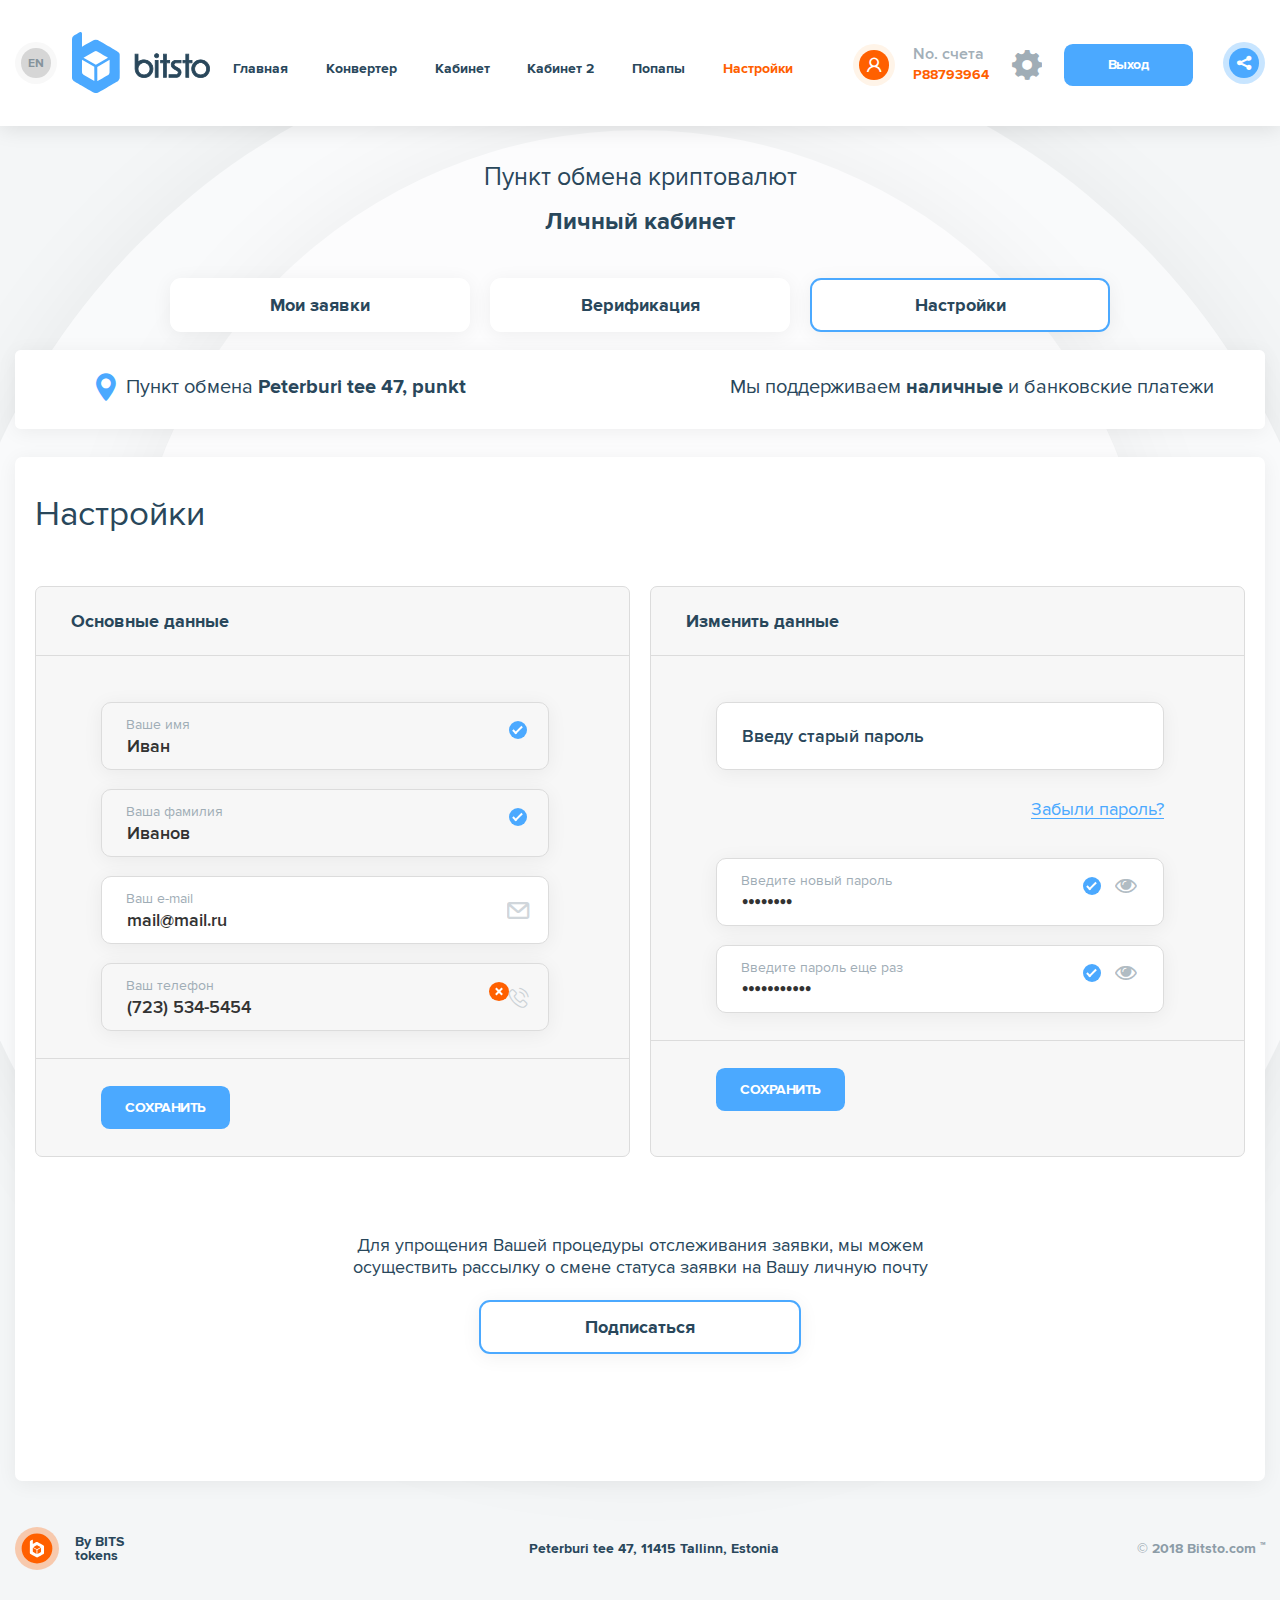
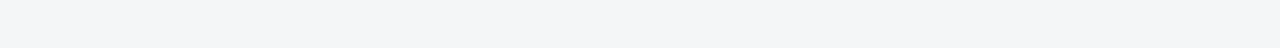
<file: settings.html>
<!DOCTYPE html>
<html xmlns="http://www.w3.org/1999/xhtml">
<head>
    <meta http-equiv="Content-Type" content="text/html; charset=utf-8" />
    <meta name="format-detection" content="telephone=no">
    <meta name="viewport" content="width=device-width, initial-scale=1, user-scalable=no, maximum-scale=1">
    <title>Мои заявки 1</title>
    <meta name='description' content="" />
    <meta name="keywords" content="" />
    <link rel="icon" type="image/x-icon" href="favicon.ico" />
    <link rel="stylesheet" type="text/css" href="css/style.css" />
</head>
<body class="loaded">


    <!-- BEGIN BODY -->

    <div class="main-wrapper main-wrapper_settings">
        <div class="decor-small"></div>
        <div class="decor-big"></div>
        <!-- BEGIN CONTENT -->

        <main class="content">

            <div class="wrapper">
                <div class="content-top">
                    <h1 class="content-top__title">Пункт обмена криптовалют</h1>
                    <div class="content-top__location">
                        <div class="box-form">
                            <form>
                                <div class="box-field country-box">
                                    <p class="box-field__p">Личный кабинет</p>
                                </div>
                            </form>
                        </div>
                    </div>
                </div>
                <div class="nav-account">
                    <ul class="nav-account__list">
                        <li class="nav-account__container"><a href="my_applications.html" class="nav-account__link btn-white">Мои заявки</a></li>
                        <li class="nav-account__container"><a href="#" class="nav-account__link btn-white">Верификация</a></li>
                        <li class="nav-account__container"><a href="settings.html" class="nav-account__link btn-white btn-white--active">Настройки</a></li>
                    </ul>
                </div>
                <div class="content-geo">
                    <div class="content-geo__geo">
                        <span class="icon-geo"></span>
                        <span class="content-geo__text">Пункт обмена <b>Peterburi tee 47, punkt</b></span>
                    </div>
                    <div class="content-geo__support">
                        <span class="content-geo__text">Мы поддерживаем <b>наличные</b> и банковские платежи</span>
                    </div>
                </div>
                <div class="b-info b-info_settings">
                    <div class="b-info__header">
                        <div class="b-info__description">Настройки</div>
                    </div>
                    <div class="settings">
                        <div class="settings__container">
                            <div class="settings__header">
                                <p><b>Основные данные</b></p>
                            </div>
                            <div class="settings__main">
                                <div class="box-form settings__form  box-form_data-input">
                                    <form>
                                        <div class="box-field">
                                            <span class="select_ic "></span>
                                            <label for="name" class="box-field__label ">Ваше имя</label>
                                            <div class="box-field__input">
                                                <input id="name" type="text" class="form-control form-control--color form-control_email" placeholder="Ваше имя" value="Иван" >
                                            </div>
                                        </div>
                                        <div class="box-field">
                                            <span class="select_ic "></span>
                                            <label for="lastname" class="box-field__label">Ваша фамилия</label>
                                            <div class="box-field__input">
                                                <input id="lastname" type="text" class="form-control form-control--color" placeholder="Ваша фамилия" value="Иванов">
                                            </div>
                                        </div>
                                        <div class="box-field">
                                            <label for="email" class="box-field__label">Ваш e-mail</label>
                                            <span class="icon icon-message"></span>
                                            <div class="box-field__input">
                                                <input id="email" type="email" class="form-control form-control_email" placeholder="Ваш e-mail" value="mail@mail.ru">
                                            </div>
                                        </div>
                                        <div class="box-field">
                                            <label for="tel" class="box-field__label">Ваш телефон</label>
                                            <span class="close box-field__close"></span>
                                            <span class="icon icon-Group-219"></span>
                                            <div class="box-field__input">
                                                <input id="tel" type="tel" class="form-control form-control--color" placeholder="Ваш телефон" value="+7235 345 45 44">
                                            </div>
                                        </div>
                                    </form>
                                </div>
                            </div>
                            <div class="settings__footer">
                                <a class="settings__botton button" href="#">сохранить</a>
                            </div>
                        </div>
                        <div class="settings__container">
                            <div class="settings__header">
                                <p><b>Изменить данные</b></p>
                            </div>
                            <div class="settings__main">
                                <div class="box-form settings__form  box-form_data-input">
                                    <form>
                                        <div class="box-field">
                                            <label for="oldpass" class="box-field__label">Введите старый пароль</label>
                                            <div class="box-field__input">
                                                <input id="oldpass" type="password" class="form-control form-control_full" placeholder="Введу старый пароль">
                                            </div>
                                        </div>
                                        <div class="b-box-field">
                                            <a class="box-field__link" href="#">Забыли пароль?</a>

                                        </div>
                                        <div class="box-field">
                                            <label for="pass1" class="box-field__label">Введите новый пароль</label>
                                            <span class="icon icon-Group-268 js-show-pass" data-id="1"></span>
                                            <span class="select_ic select_ic--long "></span>
                                            <div class="box-field__input">
                                                <input id="pass1" type="password" class="form-control " placeholder="Введите новый пароль" value="password">
                                            </div>
                                        </div>
                                        <div class="box-field">
                                            <label for="pass2" class="box-field__label">Введите пароль еще раз</label>
                                            <span class="select_ic select_ic--long"></span>
                                            <span class="icon icon-Group-268 js-show-pass" data-id="2"></span>
                                            <div class="box-field__input ">
                                                <input id="pass2" type="password" class="form-control " placeholder="Введите пароль еще раз" value="sfe2453dsda">
                                            </div>
                                        </div>
                                    </form>
                                </div>
                            </div>
                            <div class="settings__footer">
                                <a class="settings__botton button" href="#">сохранить</a>
                            </div>
                        </div>

                    </div>
                    <div class="settings__info">
                        <p>Для упрощения Вашей процедуры отслеживания заявки, мы можем осуществить
                        рассылку о смене статуса заявки на Вашу личную почту</p>
                        <a href="#" class="btn-white btn-white--active">Подписаться</a>
                    </div>
                </div>
            </div>
        </main>

        <!-- CONTENT EOF   -->

        <!-- BEGIN HEADER -->

        <header class="clearfix">
            <div class="header-wrap">   
                <div class="share">
                    <a href="#">
                        <span class="icon-box icon-box_share">
                           <span class="icon icon-share"></span>
                       </span>
                   </a>
               </div>
               <div class="header-lang">
                <div class="box-lang js-main-lang">
                    <div class="lang-select js-lang-title">
                        <div class="icon-box icon-box_lang">
                            <span class="lang-select__text">EN</span>
                        </div>
                    </div>
                    <ul class="list-lang js-list-lang">
                        <li class="list-lang__item">
                            <a href="#">
                                <label class="list-lang__label">
                                    <input class="list-lang__input" type="radio" name="lang" checked>
                                    <span class="list-lang__text">ru</span>
                                </label>
                            </a>
                        </li>
                        <li class="list-lang__item">
                            <a href="#">
                                <label class="list-lang__label">
                                    <input class="list-lang__input" type="radio" name="lang">
                                    <span class="list-lang__text">uk</span>
                                </label>
                            </a>
                        </li>
                        <li class="list-lang__item">
                            <a href="#">
                                <label class="list-lang__label">
                                    <input class="list-lang__input" type="radio" name="lang">
                                    <span class="list-lang__text">en</span>
                                </label>
                            </a>
                        </li>
                    </ul>
                </div>
            </div>
            <div class="header-logo">
                <a href="#" class="header-logo__img">
                    <img src="img/logo.svg" alt="bitsto">
                </a>
            </div>
            <nav class="nav-main js-nav-main fixed-block">
                <a class="mobile-menu js-button-nav" href="#">
                    <span></span>
                </a>
                <ul class="main-nav-list">
                    <li class="main-nav-list__item"><a href="index.html" target="_blank" class="main-nav-list__link">Главная</a></li>
                    <li class="main-nav-list__item"><a href="converter.html" target="_blank" class="main-nav-list__link">Конвертер</a></li>
                    <li class="main-nav-list__item"><a href="my_applications.html" target="_blank" class="main-nav-list__link">Кабинет</a></li>
                    <li class="main-nav-list__item"><a href="my_applications_2.html" target="_blank" class="main-nav-list__link">Кабинет 2</a></li>
                    <li class="main-nav-list__item"><a href="popups.html" target="_blank" class="main-nav-list__link">Попапы</a></li>
                    <li class="main-nav-list__item active"><a href="settings.html" target="_blank" class="main-nav-list__link">Настройки</a></li>
                </ul>
            </nav>
            <div class="header-login">
                <a href="#" class="header-login__mob-btn js-header-login__mob-btn">
                    <span class="icon-box icon-box_authorization">
                       <span class="icon icon-user"></span>
                   </span>
               </a>
               <div class="header-login__box">

                <div class="header-login__authorization">
                    <a href="#">
                      <span class="icon-box icon-box_authorization">
                         <span class="icon icon-user"></span>
                     </span>
                     <span>
                        <p class="auth">No. счета</p>
                    P88793964</span>
                </a>
            </div>
            <div class="header-login__or">
                <a href="#" class="header-login__settings">
                    <span class="icon icon-Path-493"></span>
                </a>
            </div>
            <div class="header-login__registration">
                <a href="#" class="button button--exit">Выход</a>
            </div>
        </div>
    </div>
    <!-- <nav class="nav-custom js-nav-custom"></nav> -->
</div>
</header>

<!-- HEADER EOF   -->

<!-- BEGIN FOOTER -->

<footer>
    <div class="footer-logo">
        <div class="footer-logo__box">
            <div class="footer-logo__img">
                <img src="img/logo-footer.svg" alt="">
            </div>
            <div class="footer-logo__text">By BITS tokens</div>
        </div>
    </div>
    <div class="footer-adress">
        Peterburi tee 47, 11415 Tallinn, Estonia
    </div>
    <div class="footer-copy">
        © 2018 Bitsto.com <sup>TM</sup>
    </div>
</footer>

<!-- FOOTER EOF   -->


</div>

<div class="icon-load"></div>

<!-- BODY EOF   -->

<script src="js/jquery-3.0.0.min.js"></script>
<script src="js/jquery-migrate-1.4.1.min.js" ></script>
<script src="js/components/jquery.formstyler.js" ></script>
<script src='https://www.google.com/recaptcha/api.js'></script>
<script src="js/components/jquery.mask.js"></script>
<script src="js/custom.js" ></script>
</body>
</html>
</file>
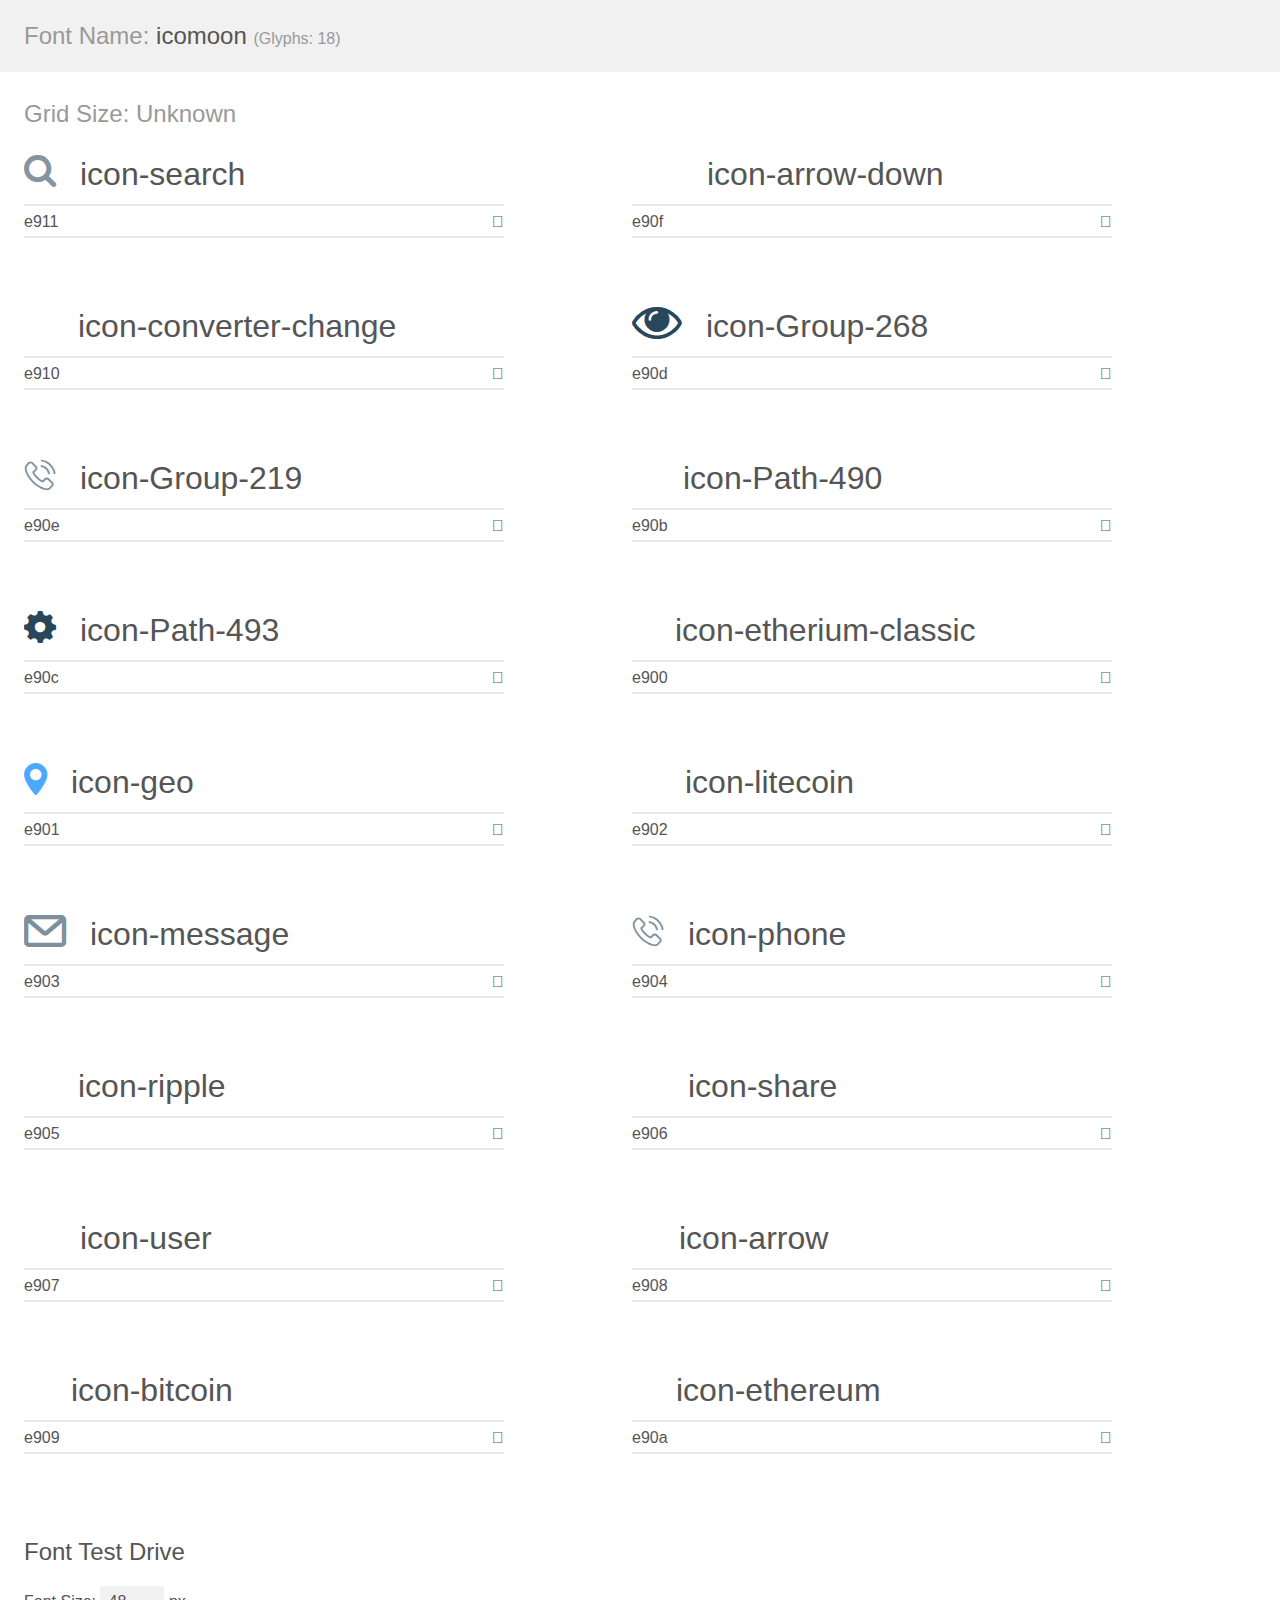
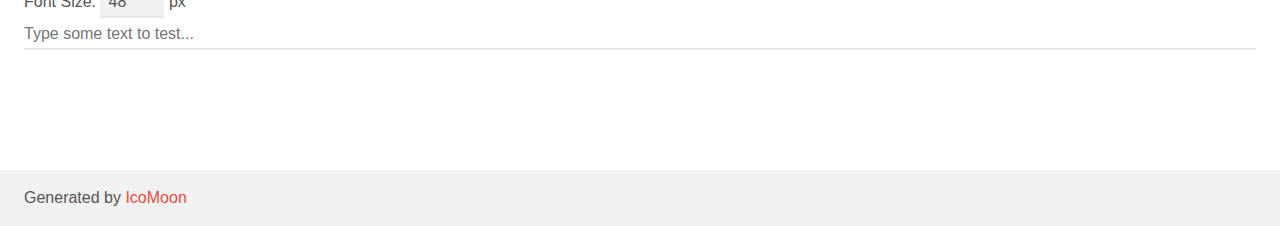
<file: fonts/icomoon/demo.html>
<!doctype html>
<html>
<head>
    <meta charset="utf-8">
    <title>IcoMoon Demo</title>
    <meta name="description" content="An Icon Font Generated By IcoMoon.io">
    <meta name="viewport" content="width=device-width, initial-scale=1">
    <link rel="stylesheet" href="demo-files/demo.css">
    <link rel="stylesheet" href="style.css"></head>
<body>
    <div class="bgc1 clearfix">
        <h1 class="mhmm mvm"><span class="fgc1">Font Name:</span> icomoon <small class="fgc1">(Glyphs:&nbsp;18)</small></h1>
    </div>
    <div class="clearfix mhl ptl">
        <h1 class="mvm mtn fgc1">Grid Size: Unknown</h1>
        <div class="glyph fs1">
            <div class="clearfix bshadow0 pbs">
                <span class="icon-search">
                
                </span>
                <span class="mls"> icon-search</span>
            </div>
            <fieldset class="fs0 size1of1 clearfix hidden-false">
                <input type="text" readonly value="e911" class="unit size1of2" />
                <input type="text" maxlength="1" readonly value="&#xe911;" class="unitRight size1of2 talign-right" />
            </fieldset>
            <div class="fs0 bshadow0 clearfix hidden-true">
                <span class="unit pvs fgc1">liga: </span>
                <input type="text" readonly value="" class="liga unitRight" />
            </div>
        </div>
        <div class="glyph fs1">
            <div class="clearfix bshadow0 pbs">
                <span class="icon-arrow-down">
                
                </span>
                <span class="mls"> icon-arrow-down</span>
            </div>
            <fieldset class="fs0 size1of1 clearfix hidden-false">
                <input type="text" readonly value="e90f" class="unit size1of2" />
                <input type="text" maxlength="1" readonly value="&#xe90f;" class="unitRight size1of2 talign-right" />
            </fieldset>
            <div class="fs0 bshadow0 clearfix hidden-true">
                <span class="unit pvs fgc1">liga: </span>
                <input type="text" readonly value="" class="liga unitRight" />
            </div>
        </div>
        <div class="glyph fs1">
            <div class="clearfix bshadow0 pbs">
                <span class="icon-converter-change">
                
                </span>
                <span class="mls"> icon-converter-change</span>
            </div>
            <fieldset class="fs0 size1of1 clearfix hidden-false">
                <input type="text" readonly value="e910" class="unit size1of2" />
                <input type="text" maxlength="1" readonly value="&#xe910;" class="unitRight size1of2 talign-right" />
            </fieldset>
            <div class="fs0 bshadow0 clearfix hidden-true">
                <span class="unit pvs fgc1">liga: </span>
                <input type="text" readonly value="" class="liga unitRight" />
            </div>
        </div>
        <div class="glyph fs1">
            <div class="clearfix bshadow0 pbs">
                <span class="icon-Group-268">
                
                </span>
                <span class="mls"> icon-Group-268</span>
            </div>
            <fieldset class="fs0 size1of1 clearfix hidden-false">
                <input type="text" readonly value="e90d" class="unit size1of2" />
                <input type="text" maxlength="1" readonly value="&#xe90d;" class="unitRight size1of2 talign-right" />
            </fieldset>
            <div class="fs0 bshadow0 clearfix hidden-true">
                <span class="unit pvs fgc1">liga: </span>
                <input type="text" readonly value="" class="liga unitRight" />
            </div>
        </div>
        <div class="glyph fs1">
            <div class="clearfix bshadow0 pbs">
                <span class="icon-Group-219">
                
                </span>
                <span class="mls"> icon-Group-219</span>
            </div>
            <fieldset class="fs0 size1of1 clearfix hidden-false">
                <input type="text" readonly value="e90e" class="unit size1of2" />
                <input type="text" maxlength="1" readonly value="&#xe90e;" class="unitRight size1of2 talign-right" />
            </fieldset>
            <div class="fs0 bshadow0 clearfix hidden-true">
                <span class="unit pvs fgc1">liga: </span>
                <input type="text" readonly value="" class="liga unitRight" />
            </div>
        </div>
        <div class="glyph fs1">
            <div class="clearfix bshadow0 pbs">
                <span class="icon-Path-490">
                
                </span>
                <span class="mls"> icon-Path-490</span>
            </div>
            <fieldset class="fs0 size1of1 clearfix hidden-false">
                <input type="text" readonly value="e90b" class="unit size1of2" />
                <input type="text" maxlength="1" readonly value="&#xe90b;" class="unitRight size1of2 talign-right" />
            </fieldset>
            <div class="fs0 bshadow0 clearfix hidden-true">
                <span class="unit pvs fgc1">liga: </span>
                <input type="text" readonly value="" class="liga unitRight" />
            </div>
        </div>
        <div class="glyph fs1">
            <div class="clearfix bshadow0 pbs">
                <span class="icon-Path-493">
                
                </span>
                <span class="mls"> icon-Path-493</span>
            </div>
            <fieldset class="fs0 size1of1 clearfix hidden-false">
                <input type="text" readonly value="e90c" class="unit size1of2" />
                <input type="text" maxlength="1" readonly value="&#xe90c;" class="unitRight size1of2 talign-right" />
            </fieldset>
            <div class="fs0 bshadow0 clearfix hidden-true">
                <span class="unit pvs fgc1">liga: </span>
                <input type="text" readonly value="" class="liga unitRight" />
            </div>
        </div>
        <div class="glyph fs1">
            <div class="clearfix bshadow0 pbs">
                <span class="icon-etherium-classic">
                
                </span>
                <span class="mls"> icon-etherium-classic</span>
            </div>
            <fieldset class="fs0 size1of1 clearfix hidden-false">
                <input type="text" readonly value="e900" class="unit size1of2" />
                <input type="text" maxlength="1" readonly value="&#xe900;" class="unitRight size1of2 talign-right" />
            </fieldset>
            <div class="fs0 bshadow0 clearfix hidden-true">
                <span class="unit pvs fgc1">liga: </span>
                <input type="text" readonly value="" class="liga unitRight" />
            </div>
        </div>
        <div class="glyph fs1">
            <div class="clearfix bshadow0 pbs">
                <span class="icon-geo">
                
                </span>
                <span class="mls"> icon-geo</span>
            </div>
            <fieldset class="fs0 size1of1 clearfix hidden-false">
                <input type="text" readonly value="e901" class="unit size1of2" />
                <input type="text" maxlength="1" readonly value="&#xe901;" class="unitRight size1of2 talign-right" />
            </fieldset>
            <div class="fs0 bshadow0 clearfix hidden-true">
                <span class="unit pvs fgc1">liga: </span>
                <input type="text" readonly value="" class="liga unitRight" />
            </div>
        </div>
        <div class="glyph fs1">
            <div class="clearfix bshadow0 pbs">
                <span class="icon-litecoin">
                
                </span>
                <span class="mls"> icon-litecoin</span>
            </div>
            <fieldset class="fs0 size1of1 clearfix hidden-false">
                <input type="text" readonly value="e902" class="unit size1of2" />
                <input type="text" maxlength="1" readonly value="&#xe902;" class="unitRight size1of2 talign-right" />
            </fieldset>
            <div class="fs0 bshadow0 clearfix hidden-true">
                <span class="unit pvs fgc1">liga: </span>
                <input type="text" readonly value="" class="liga unitRight" />
            </div>
        </div>
        <div class="glyph fs1">
            <div class="clearfix bshadow0 pbs">
                <span class="icon-message">
                
                </span>
                <span class="mls"> icon-message</span>
            </div>
            <fieldset class="fs0 size1of1 clearfix hidden-false">
                <input type="text" readonly value="e903" class="unit size1of2" />
                <input type="text" maxlength="1" readonly value="&#xe903;" class="unitRight size1of2 talign-right" />
            </fieldset>
            <div class="fs0 bshadow0 clearfix hidden-true">
                <span class="unit pvs fgc1">liga: </span>
                <input type="text" readonly value="" class="liga unitRight" />
            </div>
        </div>
        <div class="glyph fs1">
            <div class="clearfix bshadow0 pbs">
                <span class="icon-phone">
                
                </span>
                <span class="mls"> icon-phone</span>
            </div>
            <fieldset class="fs0 size1of1 clearfix hidden-false">
                <input type="text" readonly value="e904" class="unit size1of2" />
                <input type="text" maxlength="1" readonly value="&#xe904;" class="unitRight size1of2 talign-right" />
            </fieldset>
            <div class="fs0 bshadow0 clearfix hidden-true">
                <span class="unit pvs fgc1">liga: </span>
                <input type="text" readonly value="" class="liga unitRight" />
            </div>
        </div>
        <div class="glyph fs1">
            <div class="clearfix bshadow0 pbs">
                <span class="icon-ripple">
                
                </span>
                <span class="mls"> icon-ripple</span>
            </div>
            <fieldset class="fs0 size1of1 clearfix hidden-false">
                <input type="text" readonly value="e905" class="unit size1of2" />
                <input type="text" maxlength="1" readonly value="&#xe905;" class="unitRight size1of2 talign-right" />
            </fieldset>
            <div class="fs0 bshadow0 clearfix hidden-true">
                <span class="unit pvs fgc1">liga: </span>
                <input type="text" readonly value="" class="liga unitRight" />
            </div>
        </div>
        <div class="glyph fs1">
            <div class="clearfix bshadow0 pbs">
                <span class="icon-share">
                
                </span>
                <span class="mls"> icon-share</span>
            </div>
            <fieldset class="fs0 size1of1 clearfix hidden-false">
                <input type="text" readonly value="e906" class="unit size1of2" />
                <input type="text" maxlength="1" readonly value="&#xe906;" class="unitRight size1of2 talign-right" />
            </fieldset>
            <div class="fs0 bshadow0 clearfix hidden-true">
                <span class="unit pvs fgc1">liga: </span>
                <input type="text" readonly value="" class="liga unitRight" />
            </div>
        </div>
        <div class="glyph fs1">
            <div class="clearfix bshadow0 pbs">
                <span class="icon-user">
                
                </span>
                <span class="mls"> icon-user</span>
            </div>
            <fieldset class="fs0 size1of1 clearfix hidden-false">
                <input type="text" readonly value="e907" class="unit size1of2" />
                <input type="text" maxlength="1" readonly value="&#xe907;" class="unitRight size1of2 talign-right" />
            </fieldset>
            <div class="fs0 bshadow0 clearfix hidden-true">
                <span class="unit pvs fgc1">liga: </span>
                <input type="text" readonly value="" class="liga unitRight" />
            </div>
        </div>
        <div class="glyph fs1">
            <div class="clearfix bshadow0 pbs">
                <span class="icon-arrow">
                
                </span>
                <span class="mls"> icon-arrow</span>
            </div>
            <fieldset class="fs0 size1of1 clearfix hidden-false">
                <input type="text" readonly value="e908" class="unit size1of2" />
                <input type="text" maxlength="1" readonly value="&#xe908;" class="unitRight size1of2 talign-right" />
            </fieldset>
            <div class="fs0 bshadow0 clearfix hidden-true">
                <span class="unit pvs fgc1">liga: </span>
                <input type="text" readonly value="" class="liga unitRight" />
            </div>
        </div>
        <div class="glyph fs1">
            <div class="clearfix bshadow0 pbs">
                <span class="icon-bitcoin">
                
                </span>
                <span class="mls"> icon-bitcoin</span>
            </div>
            <fieldset class="fs0 size1of1 clearfix hidden-false">
                <input type="text" readonly value="e909" class="unit size1of2" />
                <input type="text" maxlength="1" readonly value="&#xe909;" class="unitRight size1of2 talign-right" />
            </fieldset>
            <div class="fs0 bshadow0 clearfix hidden-true">
                <span class="unit pvs fgc1">liga: </span>
                <input type="text" readonly value="" class="liga unitRight" />
            </div>
        </div>
        <div class="glyph fs1">
            <div class="clearfix bshadow0 pbs">
                <span class="icon-ethereum">
                
                </span>
                <span class="mls"> icon-ethereum</span>
            </div>
            <fieldset class="fs0 size1of1 clearfix hidden-false">
                <input type="text" readonly value="e90a" class="unit size1of2" />
                <input type="text" maxlength="1" readonly value="&#xe90a;" class="unitRight size1of2 talign-right" />
            </fieldset>
            <div class="fs0 bshadow0 clearfix hidden-true">
                <span class="unit pvs fgc1">liga: </span>
                <input type="text" readonly value="" class="liga unitRight" />
            </div>
        </div>
    </div>

    <!--[if gt IE 8]><!-->
    <div class="mhl clearfix mbl">
        <h1>Font Test Drive</h1>
        <label>
            Font Size: <input id="fontSize" type="number" class="textbox0 mbm"
            min="8" value="48" />
            px
        </label>
        <input id="testText" type="text" class="phl size1of1 mvl"
        placeholder="Type some text to test..." value=""/>
        <div id="testDrive" class="icon-">&nbsp;
        </div>
    </div>
    <!--<![endif]-->
    <div class="bgc1 clearfix">
        <p class="mhl">Generated by <a href="https://icomoon.io/app">IcoMoon</a></p>
    </div>

    <script src="demo-files/demo.js"></script>
</body>
</html>
</file>
<file: fonts/icomoon/demo-files/demo.css>
body {
  padding: 0;
  margin: 0;
  font-family: sans-serif;
  font-size: 1em;
  line-height: 1.5;
  color: #555;
  background: #fff;
}
h1 {
  font-size: 1.5em;
  font-weight: normal;
}
small {
  font-size: .66666667em;
}
a {
  color: #e74c3c;
  text-decoration: none;
}
a:hover, a:focus {
  box-shadow: 0 1px #e74c3c;
}
.bshadow0, input {
  box-shadow: inset 0 -2px #e7e7e7;
}
input:hover {
  box-shadow: inset 0 -2px #ccc;
}
input, fieldset {
  font-family: sans-serif;
  font-size: 1em;
  margin: 0;
  padding: 0;
  border: 0;
}
input {
  color: inherit;
  line-height: 1.5;
  height: 1.5em;
  padding: .25em 0;
}
input:focus {
  outline: none;
  box-shadow: inset 0 -2px #449fdb;
}
.glyph {
  font-size: 16px;
  width: 15em;
  padding-bottom: 1em;
  margin-right: 4em;
  margin-bottom: 1em;
  float: left;
  overflow: hidden;
}
.liga {
  width: 80%;
  width: calc(100% - 2.5em);
}
.talign-right {
  text-align: right;
}
.talign-center {
  text-align: center;
}
.bgc1 {
  background: #f1f1f1;
}
.fgc1 {
  color: #999;
}
.fgc0 {
  color: #000;
}
p {
  margin-top: 1em;
  margin-bottom: 1em;
}
.mvm {
  margin-top: .75em;
  margin-bottom: .75em;
}
.mtn {
  margin-top: 0;
}
.mtl, .mal {
  margin-top: 1.5em;
}
.mbl, .mal {
  margin-bottom: 1.5em;
}
.mal, .mhl {
  margin-left: 1.5em;
  margin-right: 1.5em;
}
.mhmm {
  margin-left: 1em;
  margin-right: 1em;
}
.mls {
  margin-left: .25em;
}
.ptl {
  padding-top: 1.5em;
}
.pbs, .pvs {
  padding-bottom: .25em;
}
.pvs, .pts {
  padding-top: .25em;
}
.unit {
  float: left;
}
.unitRight {
  float: right;
}
.size1of2 {
  width: 50%;
}
.size1of1 {
  width: 100%;
}
.clearfix:before, .clearfix:after {
  content: " ";
  display: table;
}
.clearfix:after {
  clear: both;
}
.hidden-true {
  display: none;
}
.textbox0 {
  width: 3em;
  background: #f1f1f1;
  padding: .25em .5em;
  line-height: 1.5;
  height: 1.5em;
}
#testDrive {
  display: block;
  padding-top: 24px;
  line-height: 1.5;
}
.fs0 {
  font-size: 16px;
}
.fs1 {
  font-size: 32px;
}
</file>
<file: fonts/icomoon/style.css>
@font-face {
  font-family: 'icomoon';
  src:  url('fonts/icomoon.eot?yocz32');
  src:  url('fonts/icomoon.eot?yocz32#iefix') format('embedded-opentype'),
    url('fonts/icomoon.ttf?yocz32') format('truetype'),
    url('fonts/icomoon.woff?yocz32') format('woff'),
    url('fonts/icomoon.svg?yocz32#icomoon') format('svg');
  font-weight: normal;
  font-style: normal;
}

[class^="icon-"], [class*=" icon-"] {
  /* use !important to prevent issues with browser extensions that change fonts */
  font-family: 'icomoon' !important;
  speak: none;
  font-style: normal;
  font-weight: normal;
  font-variant: normal;
  text-transform: none;
  line-height: 1;

  /* Better Font Rendering =========== */
  -webkit-font-smoothing: antialiased;
  -moz-osx-font-smoothing: grayscale;
}

.icon-search:before {
  content: "\e911";
  color: #85949f;
}
.icon-arrow-down:before {
  content: "\e90f";
  color: #fff;
}
.icon-converter-change:before {
  content: "\e910";
  color: #fff;
}
.icon-Group-268:before {
  content: "\e90d";
  color: #29475b;
}
.icon-Group-219:before {
  content: "\e90e";
  color: #7e909c;
}
.icon-Path-490:before {
  content: "\e90b";
  color: #fff;
}
.icon-Path-493:before {
  content: "\e90c";
  color: #29475b;
}
.icon-etherium-classic:before {
  content: "\e900";
  color: #fff;
}
.icon-geo:before {
  content: "\e901";
  color: #4ba9ff;
}
.icon-litecoin:before {
  content: "\e902";
  color: #fff;
}
.icon-message:before {
  content: "\e903";
  color: #7e909c;
}
.icon-phone:before {
  content: "\e904";
  color: #7e909c;
}
.icon-ripple:before {
  content: "\e905";
  color: #fff;
}
.icon-share:before {
  content: "\e906";
  color: #fff;
}
.icon-user:before {
  content: "\e907";
  color: #fff;
}
.icon-arrow:before {
  content: "\e908";
  color: #fff;
}
.icon-bitcoin:before {
  content: "\e909";
  color: #fff;
}
.icon-ethereum:before {
  content: "\e90a";
  color: #fff;
}
</file>
<file: css/style.css>
/* reset */
/* main variables */
@import url(../fonts/icomoon/style.css);
body { margin: 0px; padding: 0px; font-family: ProximaNova, sans-serif; background-color: #F9FAFB; height: 100%; line-height: 1; position: relative; font-size: 18px !important; -webkit-font-smoothing: antialiased; -moz-osx-font-smoothing: grayscale; }

/*MAIN*/
html, body, div, span, applet, object, iframe, h1, h2, h3, h4, h5, h6, p, blockquote, pre, a, abbr, acronym, address, big, cite, code, del, dfn, em, img, ins, kbd, q, s, samp, small, strike, strong, sub, sup, tt, var, b, u, i, center, dl, dt, dd, ol, ul, li, fieldset, form, label, legend, table, caption, tbody, tfoot, thead, tr, th, td, article, aside, canvas, details, embed, figure, figcaption, footer, header, hgroup, menu, nav, output, ruby, section, summary, time, mark, audio, video { margin: 0; padding: 0; border: 0; font-size: 100%; }

/* HTML5 display-role reset for older browsers */
article, aside, details, figcaption, figure, footer, header, hgroup, menu, nav, section, main { display: block; }

blockquote, q { quotes: none; }

blockquote:before, blockquote:after, q:before, q:after { content: ''; content: none; }

table { border-collapse: collapse; border-width: 0px; padding: 0px; margin: 0px; }

html { height: 100%; -webkit-text-size-adjust: none; -ms-text-size-adjust: none; }

input, textarea { color: #333; font-family: ProximaNova, sans-serif; outline: none; border-radius: 0; -moz-border-radius: 0; -webkit-border-radius: 0; -webkit-appearance: none; }

input[type="button"], input[type="submit"], button { cursor: pointer; }

td { margin: 0px; padding: 0px; }

form { padding: 0px; margin: 0px; }

a { color: #fff; -webkit-transition: all 0.2s linear; -o-transition: all 0.2s linear; transition: all 0.2s linear; text-decoration: none; outline: none; -webkit-tap-highlight-color: transparent; }

a, span, div, button { outline: none !important; }

input[type=submit], input[type=button], button { -webkit-appearance: none; outline: none; }

* { -webkit-box-sizing: border-box; box-sizing: border-box; }

*:before, *:after { -webkit-box-sizing: border-box; box-sizing: border-box; }

.clearfix:after, .wrapper:after, .row:after { content: "."; display: block; height: 0; clear: both; visibility: hidden; }

@font-face { font-family: 'ProximaNova'; src: url("../fonts/Proxima Nova Regular.eot"); src: url("../fonts/Proxima Nova Regular.eot?#iefix") format("embedded-opentype"), url("../fonts/Proxima Nova Regular.woff") format("woff"), url("../fonts/Proxima Nova Regular.ttf") format("truetype"), url("../fonts/Proxima Nova Regular.svg#a Regular") format("svg"); font-weight: 400; font-style: normal; font-stretch: normal; }

@font-face { font-family: 'ProximaNova'; src: url("../fonts/Proxima Nova Bold.eot"); src: url("../fonts/Proxima Nova Bold.eot?#iefix") format("embedded-opentype"), url("../fonts/Proxima Nova Bold.woff") format("woff"), url("../fonts/Proxima Nova Bold.ttf") format("truetype"), url("../fonts/Proxima Nova Bold.svg#a Bold") format("svg"); font-weight: 700; font-style: normal; font-stretch: normal; unicode-range: U+0020-0491; }

@font-face { font-family: 'ProximaNova'; src: url("../fonts/ProximaNova-Semibold.eot"); src: url("../fonts/ProximaNova-Semibold.eot?#iefix") format("embedded-opentype"), url("../fonts/ProximaNova-Semibold.woff2") format("woff2"), url("../fonts/ProximaNova-Semibold.woff") format("woff"), url("../fonts/ProximaNova-Semibold.ttf") format("truetype"), url("../fonts/ProximaNova-Semibold.svg#ProximaNova-Semibold") format("svg"); font-weight: 600; font-style: normal; font-stretch: normal; unicode-range: U+0020-0491; }

@font-face { font-family: 'ProximaNova'; src: url("../fonts/ProximaNova-Black.eot"); src: url("../fonts/ProximaNova-Black.eot?#iefix") format("embedded-opentype"), url("../fonts/ProximaNova-Black.woff") format("woff"), url("../fonts/ProximaNova-Black.ttf") format("truetype"), url("../fonts/ProximaNova-Black.svg#ProximaNova-Black") format("svg"); font-weight: 900; font-style: normal; font-stretch: normal; unicode-range: U+0020-00FE; }

@font-face { font-family: 'Helvetica Neue'; src: url("../fonts/Helvetica Neue.eot"); src: url("../fonts/Helvetica Neue.eot?#iefix") format("embedded-opentype"), url("../fonts/Helvetica Neue.woff") format("woff"), url("../fonts/Helvetica Neue.ttf") format("truetype"), url("../fonts/Helvetica Neue.svg#Helvetica Neue") format("svg"); font-weight: 400; font-style: normal; font-stretch: normal; unicode-range: U+0-10FFFF; }

/* Icomoon */
/* Icomoon */
/* checkbox */
/* radio */
/* select */
.jq-checkbox { top: -1px; width: 13px; height: 13px; border: 1px solid #C3C3C3; border-radius: 3px; -moz-border-radius: 3px; -webkit-border-radius: 3px; background: #F6F6F6; box-shadow: 0 0 1px 0px rgba(0, 0, 0, 0.05); -moz-box-shadow: 0 0 1px 0px rgba(0, 0, 0, 0.05); -webkit-box-shadow: 0 0 1px 0px rgba(0, 0, 0, 0.05); vertical-align: middle; cursor: pointer; }

.jq-checkbox.checked .jq-checkbox__div { width: 9px; height: 9px; margin: 2px 0 0 2px; background: #666; box-shadow: 0 0 1px 0px rgba(0, 0, 0, 0.05); -moz-box-shadow: 0 0 1px 0px rgba(0, 0, 0, 0.05); -webkit-box-shadow: 0 0 1px 0px rgba(0, 0, 0, 0.05); }

.jq-checkbox.disabled { opacity: 0.5; }

.jq-radio { width: 12px; height: 12px; border: 1px solid #C3C3C3; border-radius: 50%; -moz-border-radius: 50%; -webkit-border-radius: 50%; background: #F6F6F6; box-shadow: 0 0 0 0px transparent; -moz-box-shadow: 0 0 0 0px transparent; -webkit-box-shadow: 0 0 0 0px transparent; vertical-align: middle; cursor: pointer; }

.jq-radio.checked .jq-radio__div { width: 6px; height: 6px; margin: 3px 0 0 3px; background: #666; }

.jq-radio.disabled { opacity: 0.5; }

.jq-file { width: 270px; -webkit-box-shadow: 0 1px 2px rgba(0, 0, 0, 0.1); box-shadow: 0 1px 2px rgba(0, 0, 0, 0.1); -webkit-border-radius: 4px; border-radius: 4px; }

.jq-file input { cursor: pointer; height: auto; line-height: 1em; }

.jq-file__name { -webkit-box-sizing: border-box; box-sizing: border-box; width: 100%; height: 32px; padding: 0 80px 0 10px; color: #333; font: 14px/30px Arial, sans-serif; white-space: nowrap; -o-text-overflow: ellipsis; text-overflow: ellipsis; overflow: hidden; border: 1px solid #CCC; border-bottom-color: #B3B3B3; -webkit-border-radius: 4px; border-radius: 4px; -webkit-box-shadow: inset 1px 1px #F1F1F1; box-shadow: inset 1px 1px #F1F1F1; background: #FFF; }

.focused .jq-file__name { border: 1px solid #5794BF; }

.jq-file__browse { position: absolute; top: 1px; right: 1px; padding: 0 10px; border-left: 1px solid #CCC; -webkit-border-radius: 0 4px 4px 0; border-radius: 0 4px 4px 0; background: #F1F1F1 url([data-uri]) repeat-x; -webkit-box-shadow: inset 1px -1px #F1F1F1, inset -1px 0 #F1F1F1, 0 1px 2px rgba(0, 0, 0, 0.1); box-shadow: inset 1px -1px #F1F1F1, inset -1px 0 #F1F1F1, 0 1px 2px rgba(0, 0, 0, 0.1); color: #333; text-shadow: 1px 1px #FFF; font: 14px/30px Arial, sans-serif; }

.jq-file:hover .jq-file__browse { background-color: #E6E6E6; background-position: 0 -10px; }

.jq-file:active .jq-file__browse { background: #F5F5F5; -webkit-box-shadow: inset 1px 1px 3px #DDD; box-shadow: inset 1px 1px 3px #DDD; }

.jq-file.disabled .jq-file__name { color: #888; }

.jq-file.disabled, .jq-file.disabled .jq-file__browse { border-color: #CCC; background: #F5F5F5; -webkit-box-shadow: none; box-shadow: none; color: #888; }

.jq-selectbox { vertical-align: middle; cursor: pointer; width: 100%; }

.jq-selectbox__select { height: 40px; padding: 10px 40px 0 15px; border: 1px solid #C3C3C3; -webkit-border-radius: 3px; border-radius: 3px; background: #F5F5F5; -webkit-box-shadow: 0 0 2px 0px transparent; box-shadow: 0 0 2px 0px transparent; font-size: 14px; line-height: 18px; color: #000; font-family: Arial, sans-serif; }

.jq-selectbox__select:hover { background: #F5F5F5; }

.jq-selectbox__select:active { background: #F5F5F5; }

.jq-selectbox.focused .jq-selectbox__select { background: #F5F5F5; }

.opened .jq-selectbox__select { border-color: #000; }

.jq-selectbox.disabled .jq-selectbox__select { border-color: #CCC; background: #F5F5F5; -webkit-box-shadow: none; box-shadow: none; color: #888; }

.jq-selectbox__select-text { display: block; width: 100%; overflow: hidden; -o-text-overflow: ellipsis; text-overflow: ellipsis; white-space: nowrap; }

.jq-selectbox__trigger { position: absolute; top: 0; right: 0; width: 34px; height: 100%; }

.jq-selectbox__trigger-arrow { position: absolute; top: 14px; right: 12px; width: 0; height: 0; overflow: hidden; border-top: 5px solid #000; border-right: 5px solid transparent; border-left: 5px solid transparent; background: none; }

.jq-selectbox__dropdown { top: 40px; width: 100%; -webkit-box-sizing: border-box; box-sizing: border-box; margin: 0; padding: 0; border: 1px solid #000; -webkit-border-radius: 4px; border-radius: 4px; background: #FFF; box-shadow: 0 0 2px 0px rgba(0, 0, 0, 0.1); -moz-box-shadow: 0 0 2px 0px rgba(0, 0, 0, 0.1); -webkit-box-shadow: 0 0 2px 0px rgba(0, 0, 0, 0.1); }

.jq-selectbox__search { margin: 5px; }

.jq-selectbox__search input { -webkit-box-sizing: border-box; box-sizing: border-box; width: 100%; margin: 0; padding: 5px 27px 6px 8px; outline: none; border: 1px solid #CCC; -webkit-border-radius: 3px; border-radius: 3px; background: url([data-uri]) no-repeat 100% 50%; -webkit-box-shadow: inset 1px 1px #F1F1F1; box-shadow: inset 1px 1px #F1F1F1; color: #333; -webkit-appearance: textfield; }

.jq-selectbox__search input::-webkit-search-cancel-button, .jq-selectbox__search input::-webkit-search-decoration { -webkit-appearance: none; }

.jq-selectbox__not-found { margin: 5px; padding: 5px 8px 6px; background: #F0F0F0; font-size: 13px; }

.jq-selectbox ul { margin: 0; padding: 0; }

.jq-selectbox li { min-height: 18px; padding: 5px 10px 5px 10px; color: #000; font-size: 14px; line-height: 18px; font-family: Arial, sans-serif; }

.jq-selectbox li.selected { background-color: #000; color: #FFF; }

.jq-selectbox li:hover { background-color: #000; color: #FFF; }

.jq-selectbox li.disabled { color: #ccc; background: none; }

.jq-selectbox li.disabled:hover { background: none; }

.jq-selectbox li.optgroup { font-weight: bold; }

.jq-selectbox li.optgroup:hover { background: none; color: #231F20; cursor: default; }

.jq-selectbox li.option { padding-left: 25px; }

.jq-select-multiple { -webkit-box-sizing: border-box; box-sizing: border-box; padding: 1px; border: 1px solid #CCC; border-bottom-color: #B3B3B3; -webkit-border-radius: 4px; border-radius: 4px; -webkit-box-shadow: inset 1px 1px #F1F1F1, 0 1px 2px rgba(0, 0, 0, 0.1); box-shadow: inset 1px 1px #F1F1F1, 0 1px 2px rgba(0, 0, 0, 0.1); background: #FFF; color: #333; font: 14px/18px Arial, sans-serif; cursor: default; }

.jq-select-multiple.focused { border: 1px solid #5794BF; }

.jq-select-multiple.disabled { border-color: #CCC; background: #F5F5F5; -webkit-box-shadow: none; box-shadow: none; color: #888; }

.jq-select-multiple ul { margin: 0; padding: 0; }

.jq-select-multiple li { padding: 3px 9px 4px; list-style: none; }

.jq-select-multiple li:first-child { -webkit-border-radius: 3px 3px 0 0; border-radius: 3px 3px 0 0; }

.jq-select-multiple li:last-child { -webkit-border-radius: 0 0 3px 3px; border-radius: 0 0 3px 3px; }

.jq-select-multiple li.selected { background: #08C; color: #FFF; }

.jq-select-multiple li.disabled { color: #AAA; }

.jq-select-multiple.disabled li.selected, .jq-select-multiple li.selected.disabled { background: #CCC; color: #FFF; }

.jq-select-multiple li.optgroup { font-weight: bold; }

.jq-select-multiple li.option { padding-left: 25px; }

/*
== malihu jquery custom scrollbar plugin ==
Plugin URI: http://manos.malihu.gr/jquery-custom-content-scroller
*/
/* CONTENTS:  1. BASIC STYLE - Plugin's basic/essential CSS properties (normally, should not be edited).  2. VERTICAL SCROLLBAR - Positioning and dimensions of vertical scrollbar.  3. HORIZONTAL SCROLLBAR - Positioning and dimensions of horizontal scrollbar. 4. VERTICAL AND HORIZONTAL SCROLLBARS - Positioning and dimensions of 2-axis scrollbars.  5. TRANSITIONS - CSS3 transitions for hover events, auto-expanded and auto-hidden scrollbars.  6. SCROLLBAR COLORS, OPACITY AND BACKGROUNDS  6.1 THEMES - Scrollbar colors, opacity, dimensions, backgrounds etc. via ready-to-use themes. */
/* 
------------------------------------------------------------------------------------------------------------------------
1. BASIC STYLE  
------------------------------------------------------------------------------------------------------------------------
*/
.mCustomScrollbar { -ms-touch-action: pinch-zoom; touch-action: pinch-zoom; /* direct pointer events to js */ }

.mCustomScrollbar.mCS_no_scrollbar, .mCustomScrollbar.mCS_touch_action { -ms-touch-action: auto; touch-action: auto; }

.mCustomScrollBox { /* contains plugin's markup */ position: relative; overflow: hidden; height: 100%; max-width: 100%; outline: none; direction: ltr; }

.mCSB_container { /* contains the original content */ overflow: hidden; width: auto; height: auto; }

/* 
------------------------------------------------------------------------------------------------------------------------
2. VERTICAL SCROLLBAR 
y-axis
------------------------------------------------------------------------------------------------------------------------
*/
.mCSB_inside > .mCSB_container { margin-right: 30px; }

.mCSB_container.mCS_no_scrollbar_y.mCS_y_hidden { margin-right: 0; }

/* non-visible scrollbar */
.mCS-dir-rtl > .mCSB_inside > .mCSB_container { /* RTL direction/left-side scrollbar */ margin-right: 0; margin-left: 30px; }

.mCS-dir-rtl > .mCSB_inside > .mCSB_container.mCS_no_scrollbar_y.mCS_y_hidden { margin-left: 0; }

/* RTL direction/left-side scrollbar */
.mCSB_scrollTools { /* contains scrollbar markup (draggable element, dragger rail, buttons etc.) */ position: absolute; width: 16px; height: auto; left: auto; top: 0; right: 0; bottom: 0; }

.mCSB_outside + .mCSB_scrollTools { right: -26px; }

/* scrollbar position: outside */
.mCS-dir-rtl > .mCSB_inside > .mCSB_scrollTools, .mCS-dir-rtl > .mCSB_outside + .mCSB_scrollTools { /* RTL direction/left-side scrollbar */ right: auto; left: 0; }

.mCS-dir-rtl > .mCSB_outside + .mCSB_scrollTools { left: -26px; }

/* RTL direction/left-side scrollbar (scrollbar position: outside) */
.mCSB_scrollTools .mCSB_draggerContainer { /* contains the draggable element and dragger rail markup */ position: absolute; top: 0; left: 0; bottom: 0; right: 0; height: auto; }

.mCSB_scrollTools a + .mCSB_draggerContainer { margin: 20px 0; }

.mCSB_scrollTools .mCSB_draggerRail { width: 2px; height: 100%; margin: 0 auto; -webkit-border-radius: 16px; border-radius: 16px; }

.mCSB_scrollTools .mCSB_dragger { /* the draggable element */ cursor: pointer; width: 100%; height: 30px; /* minimum dragger height */ z-index: 1; }

.mCSB_scrollTools .mCSB_dragger .mCSB_dragger_bar { /* the dragger element */ position: relative; width: 4px; height: 100%; margin: 0 auto; -webkit-border-radius: 16px; border-radius: 16px; text-align: center; }

.mCSB_scrollTools_vertical.mCSB_scrollTools_onDrag_expand .mCSB_dragger.mCSB_dragger_onDrag_expanded .mCSB_dragger_bar, .mCSB_scrollTools_vertical.mCSB_scrollTools_onDrag_expand .mCSB_draggerContainer:hover .mCSB_dragger .mCSB_dragger_bar { width: 12px; /* auto-expanded scrollbar */ }

.mCSB_scrollTools_vertical.mCSB_scrollTools_onDrag_expand .mCSB_dragger.mCSB_dragger_onDrag_expanded + .mCSB_draggerRail, .mCSB_scrollTools_vertical.mCSB_scrollTools_onDrag_expand .mCSB_draggerContainer:hover .mCSB_draggerRail { width: 8px; /* auto-expanded scrollbar */ }

.mCSB_scrollTools .mCSB_buttonUp, .mCSB_scrollTools .mCSB_buttonDown { display: block; position: absolute; height: 20px; width: 100%; overflow: hidden; margin: 0 auto; cursor: pointer; }

.mCSB_scrollTools .mCSB_buttonDown { bottom: 0; }

/* 
------------------------------------------------------------------------------------------------------------------------
3. HORIZONTAL SCROLLBAR 
x-axis
------------------------------------------------------------------------------------------------------------------------
*/
.mCSB_horizontal.mCSB_inside > .mCSB_container { margin-right: 0; margin-bottom: 30px; }

.mCSB_horizontal.mCSB_outside > .mCSB_container { min-height: 100%; }

.mCSB_horizontal > .mCSB_container.mCS_no_scrollbar_x.mCS_x_hidden { margin-bottom: 0; }

/* non-visible scrollbar */
.mCSB_scrollTools.mCSB_scrollTools_horizontal { width: auto; height: 16px; top: auto; right: 0; bottom: 0; left: 0; }

.mCustomScrollBox + .mCSB_scrollTools.mCSB_scrollTools_horizontal, .mCustomScrollBox + .mCSB_scrollTools + .mCSB_scrollTools.mCSB_scrollTools_horizontal { bottom: -26px; }

/* scrollbar position: outside */
.mCSB_scrollTools.mCSB_scrollTools_horizontal a + .mCSB_draggerContainer { margin: 0 20px; }

.mCSB_scrollTools.mCSB_scrollTools_horizontal .mCSB_draggerRail { width: 100%; height: 2px; margin: 7px 0; }

.mCSB_scrollTools.mCSB_scrollTools_horizontal .mCSB_dragger { width: 30px; /* minimum dragger width */ height: 100%; left: 0; }

.mCSB_scrollTools.mCSB_scrollTools_horizontal .mCSB_dragger .mCSB_dragger_bar { width: 100%; height: 4px; margin: 6px auto; }

.mCSB_scrollTools_horizontal.mCSB_scrollTools_onDrag_expand .mCSB_dragger.mCSB_dragger_onDrag_expanded .mCSB_dragger_bar, .mCSB_scrollTools_horizontal.mCSB_scrollTools_onDrag_expand .mCSB_draggerContainer:hover .mCSB_dragger .mCSB_dragger_bar { height: 12px; /* auto-expanded scrollbar */ margin: 2px auto; }

.mCSB_scrollTools_horizontal.mCSB_scrollTools_onDrag_expand .mCSB_dragger.mCSB_dragger_onDrag_expanded + .mCSB_draggerRail, .mCSB_scrollTools_horizontal.mCSB_scrollTools_onDrag_expand .mCSB_draggerContainer:hover .mCSB_draggerRail { height: 8px; /* auto-expanded scrollbar */ margin: 4px 0; }

.mCSB_scrollTools.mCSB_scrollTools_horizontal .mCSB_buttonLeft, .mCSB_scrollTools.mCSB_scrollTools_horizontal .mCSB_buttonRight { display: block; position: absolute; width: 20px; height: 100%; overflow: hidden; margin: 0 auto; cursor: pointer; }

.mCSB_scrollTools.mCSB_scrollTools_horizontal .mCSB_buttonLeft { left: 0; }

.mCSB_scrollTools.mCSB_scrollTools_horizontal .mCSB_buttonRight { right: 0; }

/* 
------------------------------------------------------------------------------------------------------------------------
4. VERTICAL AND HORIZONTAL SCROLLBARS 
yx-axis 
------------------------------------------------------------------------------------------------------------------------
*/
.mCSB_container_wrapper { position: absolute; height: auto; width: auto; overflow: hidden; top: 0; left: 0; right: 0; bottom: 0; margin-right: 30px; margin-bottom: 30px; }

.mCSB_container_wrapper > .mCSB_container { padding-right: 30px; padding-bottom: 30px; -webkit-box-sizing: border-box; box-sizing: border-box; }

.mCSB_vertical_horizontal > .mCSB_scrollTools.mCSB_scrollTools_vertical { bottom: 20px; }

.mCSB_vertical_horizontal > .mCSB_scrollTools.mCSB_scrollTools_horizontal { right: 20px; }

/* non-visible horizontal scrollbar */
.mCSB_container_wrapper.mCS_no_scrollbar_x.mCS_x_hidden + .mCSB_scrollTools.mCSB_scrollTools_vertical { bottom: 0; }

/* non-visible vertical scrollbar/RTL direction/left-side scrollbar */
.mCSB_container_wrapper.mCS_no_scrollbar_y.mCS_y_hidden + .mCSB_scrollTools ~ .mCSB_scrollTools.mCSB_scrollTools_horizontal, .mCS-dir-rtl > .mCustomScrollBox.mCSB_vertical_horizontal.mCSB_inside > .mCSB_scrollTools.mCSB_scrollTools_horizontal { right: 0; }

/* RTL direction/left-side scrollbar */
.mCS-dir-rtl > .mCustomScrollBox.mCSB_vertical_horizontal.mCSB_inside > .mCSB_scrollTools.mCSB_scrollTools_horizontal { left: 20px; }

/* non-visible scrollbar/RTL direction/left-side scrollbar */
.mCS-dir-rtl > .mCustomScrollBox.mCSB_vertical_horizontal.mCSB_inside > .mCSB_container_wrapper.mCS_no_scrollbar_y.mCS_y_hidden + .mCSB_scrollTools ~ .mCSB_scrollTools.mCSB_scrollTools_horizontal { left: 0; }

.mCS-dir-rtl > .mCSB_inside > .mCSB_container_wrapper { /* RTL direction/left-side scrollbar */ margin-right: 0; margin-left: 30px; }

.mCSB_container_wrapper.mCS_no_scrollbar_y.mCS_y_hidden > .mCSB_container { padding-right: 0; }

.mCSB_container_wrapper.mCS_no_scrollbar_x.mCS_x_hidden > .mCSB_container { padding-bottom: 0; }

.mCustomScrollBox.mCSB_vertical_horizontal.mCSB_inside > .mCSB_container_wrapper.mCS_no_scrollbar_y.mCS_y_hidden { margin-right: 0; /* non-visible scrollbar */ margin-left: 0; }

/* non-visible horizontal scrollbar */
.mCustomScrollBox.mCSB_vertical_horizontal.mCSB_inside > .mCSB_container_wrapper.mCS_no_scrollbar_x.mCS_x_hidden { margin-bottom: 0; }

/* 
------------------------------------------------------------------------------------------------------------------------
5. TRANSITIONS  
------------------------------------------------------------------------------------------------------------------------
*/
.mCSB_scrollTools, .mCSB_scrollTools .mCSB_dragger .mCSB_dragger_bar, .mCSB_scrollTools .mCSB_buttonUp, .mCSB_scrollTools .mCSB_buttonDown, .mCSB_scrollTools .mCSB_buttonLeft, .mCSB_scrollTools .mCSB_buttonRight { -webkit-transition: opacity .2s ease-in-out, background-color .2s ease-in-out; -o-transition: opacity .2s ease-in-out, background-color .2s ease-in-out; transition: opacity .2s ease-in-out, background-color .2s ease-in-out; }

.mCSB_scrollTools_vertical.mCSB_scrollTools_onDrag_expand .mCSB_dragger_bar, .mCSB_scrollTools_vertical.mCSB_scrollTools_onDrag_expand .mCSB_draggerRail, .mCSB_scrollTools_horizontal.mCSB_scrollTools_onDrag_expand .mCSB_dragger_bar, .mCSB_scrollTools_horizontal.mCSB_scrollTools_onDrag_expand .mCSB_draggerRail { -webkit-transition: width .2s ease-out .2s, height .2s ease-out .2s,  margin-left .2s ease-out .2s, margin-right .2s ease-out .2s,  margin-top .2s ease-out .2s, margin-bottom .2s ease-out .2s, opacity .2s ease-in-out, background-color .2s ease-in-out; -o-transition: width .2s ease-out .2s, height .2s ease-out .2s,  margin-left .2s ease-out .2s, margin-right .2s ease-out .2s,  margin-top .2s ease-out .2s, margin-bottom .2s ease-out .2s, opacity .2s ease-in-out, background-color .2s ease-in-out; transition: width .2s ease-out .2s, height .2s ease-out .2s,  margin-left .2s ease-out .2s, margin-right .2s ease-out .2s,  margin-top .2s ease-out .2s, margin-bottom .2s ease-out .2s, opacity .2s ease-in-out, background-color .2s ease-in-out; }

/* 
------------------------------------------------------------------------------------------------------------------------
6. SCROLLBAR COLORS, OPACITY AND BACKGROUNDS  
------------------------------------------------------------------------------------------------------------------------
*/
/*  ---------------------------------------- 6.1 THEMES  ---------------------------------------- */
/* default theme ("light") */
.mCSB_scrollTools { opacity: 0.75; filter: "alpha(opacity=75)"; -ms-filter: "alpha(opacity=75)"; }

.mCS-autoHide > .mCustomScrollBox > .mCSB_scrollTools, .mCS-autoHide > .mCustomScrollBox ~ .mCSB_scrollTools { opacity: 0; filter: "alpha(opacity=0)"; -ms-filter: "alpha(opacity=0)"; }

.mCustomScrollbar > .mCustomScrollBox > .mCSB_scrollTools.mCSB_scrollTools_onDrag, .mCustomScrollbar > .mCustomScrollBox ~ .mCSB_scrollTools.mCSB_scrollTools_onDrag, .mCustomScrollBox:hover > .mCSB_scrollTools, .mCustomScrollBox:hover ~ .mCSB_scrollTools, .mCS-autoHide:hover > .mCustomScrollBox > .mCSB_scrollTools, .mCS-autoHide:hover > .mCustomScrollBox ~ .mCSB_scrollTools { opacity: 1; filter: "alpha(opacity=100)"; -ms-filter: "alpha(opacity=100)"; }

.mCSB_scrollTools .mCSB_draggerRail { background-color: #000; background-color: rgba(0, 0, 0, 0.4); filter: "alpha(opacity=40)"; -ms-filter: "alpha(opacity=40)"; }

.mCSB_scrollTools .mCSB_dragger .mCSB_dragger_bar { background-color: #fff; background-color: rgba(255, 255, 255, 0.75); filter: "alpha(opacity=75)"; -ms-filter: "alpha(opacity=75)"; }

.mCSB_scrollTools .mCSB_dragger:hover .mCSB_dragger_bar { background-color: #fff; background-color: rgba(255, 255, 255, 0.85); filter: "alpha(opacity=85)"; -ms-filter: "alpha(opacity=85)"; }

.mCSB_scrollTools .mCSB_dragger:active .mCSB_dragger_bar, .mCSB_scrollTools .mCSB_dragger.mCSB_dragger_onDrag .mCSB_dragger_bar { background-color: #fff; background-color: rgba(255, 255, 255, 0.9); filter: "alpha(opacity=90)"; -ms-filter: "alpha(opacity=90)"; }

.mCSB_scrollTools .mCSB_buttonUp, .mCSB_scrollTools .mCSB_buttonDown, .mCSB_scrollTools .mCSB_buttonLeft, .mCSB_scrollTools .mCSB_buttonRight { background-image: url(mCSB_buttons.png); /* css sprites */ background-repeat: no-repeat; opacity: 0.4; filter: "alpha(opacity=40)"; -ms-filter: "alpha(opacity=40)"; }

.mCSB_scrollTools .mCSB_buttonUp { background-position: 0 0; /*  sprites locations  light: 0 0, -16px 0, -32px 0, -48px 0, 0 -72px, -16px -72px, -32px -72px dark: -80px 0, -96px 0, -112px 0, -128px 0, -80px -72px, -96px -72px, -112px -72px */ }

.mCSB_scrollTools .mCSB_buttonDown { background-position: 0 -20px; /*  sprites locations light: 0 -20px, -16px -20px, -32px -20px, -48px -20px, 0 -92px, -16px -92px, -32px -92px dark: -80px -20px, -96px -20px, -112px -20px, -128px -20px, -80px -92px, -96px -92px, -112 -92px */ }

.mCSB_scrollTools .mCSB_buttonLeft { background-position: 0 -40px; /*  sprites locations  light: 0 -40px, -20px -40px, -40px -40px, -60px -40px, 0 -112px, -20px -112px, -40px -112px dark: -80px -40px, -100px -40px, -120px -40px, -140px -40px, -80px -112px, -100px -112px, -120px -112px */ }

.mCSB_scrollTools .mCSB_buttonRight { background-position: 0 -56px; /*  sprites locations  light: 0 -56px, -20px -56px, -40px -56px, -60px -56px, 0 -128px, -20px -128px, -40px -128px dark: -80px -56px, -100px -56px, -120px -56px, -140px -56px, -80px -128px, -100px -128px, -120px -128px */ }

.mCSB_scrollTools .mCSB_buttonUp:hover, .mCSB_scrollTools .mCSB_buttonDown:hover, .mCSB_scrollTools .mCSB_buttonLeft:hover, .mCSB_scrollTools .mCSB_buttonRight:hover { opacity: 0.75; filter: "alpha(opacity=75)"; -ms-filter: "alpha(opacity=75)"; }

.mCSB_scrollTools .mCSB_buttonUp:active, .mCSB_scrollTools .mCSB_buttonDown:active, .mCSB_scrollTools .mCSB_buttonLeft:active, .mCSB_scrollTools .mCSB_buttonRight:active { opacity: 0.9; filter: "alpha(opacity=90)"; -ms-filter: "alpha(opacity=90)"; }

/* theme: "dark" */
.mCS-dark.mCSB_scrollTools .mCSB_draggerRail { background-color: #000; background-color: rgba(0, 0, 0, 0.15); }

.mCS-dark.mCSB_scrollTools .mCSB_dragger .mCSB_dragger_bar { background-color: #000; background-color: rgba(0, 0, 0, 0.75); }

.mCS-dark.mCSB_scrollTools .mCSB_dragger:hover .mCSB_dragger_bar { background-color: rgba(0, 0, 0, 0.85); }

.mCS-dark.mCSB_scrollTools .mCSB_dragger:active .mCSB_dragger_bar, .mCS-dark.mCSB_scrollTools .mCSB_dragger.mCSB_dragger_onDrag .mCSB_dragger_bar { background-color: rgba(0, 0, 0, 0.9); }

.mCS-dark.mCSB_scrollTools .mCSB_buttonUp { background-position: -80px 0; }

.mCS-dark.mCSB_scrollTools .mCSB_buttonDown { background-position: -80px -20px; }

.mCS-dark.mCSB_scrollTools .mCSB_buttonLeft { background-position: -80px -40px; }

.mCS-dark.mCSB_scrollTools .mCSB_buttonRight { background-position: -80px -56px; }

/* ---------------------------------------- */
/* theme: "light-2", "dark-2" */
.mCS-light-2.mCSB_scrollTools .mCSB_draggerRail, .mCS-dark-2.mCSB_scrollTools .mCSB_draggerRail { width: 4px; background-color: #fff; background-color: rgba(255, 255, 255, 0.1); -webkit-border-radius: 1px; border-radius: 1px; }

.mCS-light-2.mCSB_scrollTools .mCSB_dragger .mCSB_dragger_bar, .mCS-dark-2.mCSB_scrollTools .mCSB_dragger .mCSB_dragger_bar { width: 4px; background-color: #fff; background-color: rgba(255, 255, 255, 0.75); -webkit-border-radius: 1px; border-radius: 1px; }

.mCS-light-2.mCSB_scrollTools_horizontal .mCSB_draggerRail, .mCS-dark-2.mCSB_scrollTools_horizontal .mCSB_draggerRail, .mCS-light-2.mCSB_scrollTools_horizontal .mCSB_dragger .mCSB_dragger_bar, .mCS-dark-2.mCSB_scrollTools_horizontal .mCSB_dragger .mCSB_dragger_bar { width: 100%; height: 4px; margin: 6px auto; }

.mCS-light-2.mCSB_scrollTools .mCSB_dragger:hover .mCSB_dragger_bar { background-color: #fff; background-color: rgba(255, 255, 255, 0.85); }

.mCS-light-2.mCSB_scrollTools .mCSB_dragger:active .mCSB_dragger_bar, .mCS-light-2.mCSB_scrollTools .mCSB_dragger.mCSB_dragger_onDrag .mCSB_dragger_bar { background-color: #fff; background-color: rgba(255, 255, 255, 0.9); }

.mCS-light-2.mCSB_scrollTools .mCSB_buttonUp { background-position: -32px 0; }

.mCS-light-2.mCSB_scrollTools .mCSB_buttonDown { background-position: -32px -20px; }

.mCS-light-2.mCSB_scrollTools .mCSB_buttonLeft { background-position: -40px -40px; }

.mCS-light-2.mCSB_scrollTools .mCSB_buttonRight { background-position: -40px -56px; }

/* theme: "dark-2" */
.mCS-dark-2.mCSB_scrollTools .mCSB_draggerRail { background-color: #000; background-color: rgba(0, 0, 0, 0.1); -webkit-border-radius: 1px; border-radius: 1px; }

.mCS-dark-2.mCSB_scrollTools .mCSB_dragger .mCSB_dragger_bar { background-color: #000; background-color: rgba(0, 0, 0, 0.75); -webkit-border-radius: 1px; border-radius: 1px; }

.mCS-dark-2.mCSB_scrollTools .mCSB_dragger:hover .mCSB_dragger_bar { background-color: #000; background-color: rgba(0, 0, 0, 0.85); }

.mCS-dark-2.mCSB_scrollTools .mCSB_dragger:active .mCSB_dragger_bar, .mCS-dark-2.mCSB_scrollTools .mCSB_dragger.mCSB_dragger_onDrag .mCSB_dragger_bar { background-color: #000; background-color: rgba(0, 0, 0, 0.9); }

.mCS-dark-2.mCSB_scrollTools .mCSB_buttonUp { background-position: -112px 0; }

.mCS-dark-2.mCSB_scrollTools .mCSB_buttonDown { background-position: -112px -20px; }

.mCS-dark-2.mCSB_scrollTools .mCSB_buttonLeft { background-position: -120px -40px; }

.mCS-dark-2.mCSB_scrollTools .mCSB_buttonRight { background-position: -120px -56px; }

/* ---------------------------------------- */
/* theme: "light-thick", "dark-thick" */
.mCS-light-thick.mCSB_scrollTools .mCSB_draggerRail, .mCS-dark-thick.mCSB_scrollTools .mCSB_draggerRail { width: 4px; background-color: #fff; background-color: rgba(255, 255, 255, 0.1); -webkit-border-radius: 2px; border-radius: 2px; }

.mCS-light-thick.mCSB_scrollTools .mCSB_dragger .mCSB_dragger_bar, .mCS-dark-thick.mCSB_scrollTools .mCSB_dragger .mCSB_dragger_bar { width: 6px; background-color: #fff; background-color: rgba(255, 255, 255, 0.75); -webkit-border-radius: 2px; border-radius: 2px; }

.mCS-light-thick.mCSB_scrollTools_horizontal .mCSB_draggerRail, .mCS-dark-thick.mCSB_scrollTools_horizontal .mCSB_draggerRail { width: 100%; height: 4px; margin: 6px 0; }

.mCS-light-thick.mCSB_scrollTools_horizontal .mCSB_dragger .mCSB_dragger_bar, .mCS-dark-thick.mCSB_scrollTools_horizontal .mCSB_dragger .mCSB_dragger_bar { width: 100%; height: 6px; margin: 5px auto; }

.mCS-light-thick.mCSB_scrollTools .mCSB_dragger:hover .mCSB_dragger_bar { background-color: #fff; background-color: rgba(255, 255, 255, 0.85); }

.mCS-light-thick.mCSB_scrollTools .mCSB_dragger:active .mCSB_dragger_bar, .mCS-light-thick.mCSB_scrollTools .mCSB_dragger.mCSB_dragger_onDrag .mCSB_dragger_bar { background-color: #fff; background-color: rgba(255, 255, 255, 0.9); }

.mCS-light-thick.mCSB_scrollTools .mCSB_buttonUp { background-position: -16px 0; }

.mCS-light-thick.mCSB_scrollTools .mCSB_buttonDown { background-position: -16px -20px; }

.mCS-light-thick.mCSB_scrollTools .mCSB_buttonLeft { background-position: -20px -40px; }

.mCS-light-thick.mCSB_scrollTools .mCSB_buttonRight { background-position: -20px -56px; }

/* theme: "dark-thick" */
.mCS-dark-thick.mCSB_scrollTools .mCSB_draggerRail { background-color: #000; background-color: rgba(0, 0, 0, 0.1); -webkit-border-radius: 2px; border-radius: 2px; }

.mCS-dark-thick.mCSB_scrollTools .mCSB_dragger .mCSB_dragger_bar { background-color: #000; background-color: rgba(0, 0, 0, 0.75); -webkit-border-radius: 2px; border-radius: 2px; }

.mCS-dark-thick.mCSB_scrollTools .mCSB_dragger:hover .mCSB_dragger_bar { background-color: #000; background-color: rgba(0, 0, 0, 0.85); }

.mCS-dark-thick.mCSB_scrollTools .mCSB_dragger:active .mCSB_dragger_bar, .mCS-dark-thick.mCSB_scrollTools .mCSB_dragger.mCSB_dragger_onDrag .mCSB_dragger_bar { background-color: #000; background-color: rgba(0, 0, 0, 0.9); }

.mCS-dark-thick.mCSB_scrollTools .mCSB_buttonUp { background-position: -96px 0; }

.mCS-dark-thick.mCSB_scrollTools .mCSB_buttonDown { background-position: -96px -20px; }

.mCS-dark-thick.mCSB_scrollTools .mCSB_buttonLeft { background-position: -100px -40px; }

.mCS-dark-thick.mCSB_scrollTools .mCSB_buttonRight { background-position: -100px -56px; }

/* ---------------------------------------- */
/* theme: "light-thin", "dark-thin" */
.mCS-light-thin.mCSB_scrollTools .mCSB_draggerRail { background-color: #fff; background-color: rgba(255, 255, 255, 0.1); }

.mCS-light-thin.mCSB_scrollTools .mCSB_dragger .mCSB_dragger_bar, .mCS-dark-thin.mCSB_scrollTools .mCSB_dragger .mCSB_dragger_bar { width: 2px; }

.mCS-light-thin.mCSB_scrollTools_horizontal .mCSB_draggerRail, .mCS-dark-thin.mCSB_scrollTools_horizontal .mCSB_draggerRail { width: 100%; }

.mCS-light-thin.mCSB_scrollTools_horizontal .mCSB_dragger .mCSB_dragger_bar, .mCS-dark-thin.mCSB_scrollTools_horizontal .mCSB_dragger .mCSB_dragger_bar { width: 100%; height: 2px; margin: 7px auto; }

/* theme "dark-thin" */
.mCS-dark-thin.mCSB_scrollTools .mCSB_draggerRail { background-color: #000; background-color: rgba(0, 0, 0, 0.15); }

.mCS-dark-thin.mCSB_scrollTools .mCSB_dragger .mCSB_dragger_bar { background-color: #000; background-color: rgba(0, 0, 0, 0.75); }

.mCS-dark-thin.mCSB_scrollTools .mCSB_dragger:hover .mCSB_dragger_bar { background-color: #000; background-color: rgba(0, 0, 0, 0.85); }

.mCS-dark-thin.mCSB_scrollTools .mCSB_dragger:active .mCSB_dragger_bar, .mCS-dark-thin.mCSB_scrollTools .mCSB_dragger.mCSB_dragger_onDrag .mCSB_dragger_bar { background-color: #000; background-color: rgba(0, 0, 0, 0.9); }

.mCS-dark-thin.mCSB_scrollTools .mCSB_buttonUp { background-position: -80px 0; }

.mCS-dark-thin.mCSB_scrollTools .mCSB_buttonDown { background-position: -80px -20px; }

.mCS-dark-thin.mCSB_scrollTools .mCSB_buttonLeft { background-position: -80px -40px; }

.mCS-dark-thin.mCSB_scrollTools .mCSB_buttonRight { background-position: -80px -56px; }

/* ---------------------------------------- */
/* theme "rounded", "rounded-dark", "rounded-dots", "rounded-dots-dark" */
.mCS-rounded.mCSB_scrollTools .mCSB_draggerRail { background-color: #fff; background-color: rgba(255, 255, 255, 0.15); }

.mCS-rounded.mCSB_scrollTools .mCSB_dragger, .mCS-rounded-dark.mCSB_scrollTools .mCSB_dragger, .mCS-rounded-dots.mCSB_scrollTools .mCSB_dragger, .mCS-rounded-dots-dark.mCSB_scrollTools .mCSB_dragger { height: 14px; }

.mCS-rounded.mCSB_scrollTools .mCSB_dragger .mCSB_dragger_bar, .mCS-rounded-dark.mCSB_scrollTools .mCSB_dragger .mCSB_dragger_bar, .mCS-rounded-dots.mCSB_scrollTools .mCSB_dragger .mCSB_dragger_bar, .mCS-rounded-dots-dark.mCSB_scrollTools .mCSB_dragger .mCSB_dragger_bar { width: 14px; margin: 0 1px; }

.mCS-rounded.mCSB_scrollTools_horizontal .mCSB_dragger, .mCS-rounded-dark.mCSB_scrollTools_horizontal .mCSB_dragger, .mCS-rounded-dots.mCSB_scrollTools_horizontal .mCSB_dragger, .mCS-rounded-dots-dark.mCSB_scrollTools_horizontal .mCSB_dragger { width: 14px; }

.mCS-rounded.mCSB_scrollTools_horizontal .mCSB_dragger .mCSB_dragger_bar, .mCS-rounded-dark.mCSB_scrollTools_horizontal .mCSB_dragger .mCSB_dragger_bar, .mCS-rounded-dots.mCSB_scrollTools_horizontal .mCSB_dragger .mCSB_dragger_bar, .mCS-rounded-dots-dark.mCSB_scrollTools_horizontal .mCSB_dragger .mCSB_dragger_bar { height: 14px; margin: 1px 0; }

.mCS-rounded.mCSB_scrollTools_vertical.mCSB_scrollTools_onDrag_expand .mCSB_dragger.mCSB_dragger_onDrag_expanded .mCSB_dragger_bar, .mCS-rounded.mCSB_scrollTools_vertical.mCSB_scrollTools_onDrag_expand .mCSB_draggerContainer:hover .mCSB_dragger .mCSB_dragger_bar, .mCS-rounded-dark.mCSB_scrollTools_vertical.mCSB_scrollTools_onDrag_expand .mCSB_dragger.mCSB_dragger_onDrag_expanded .mCSB_dragger_bar, .mCS-rounded-dark.mCSB_scrollTools_vertical.mCSB_scrollTools_onDrag_expand .mCSB_draggerContainer:hover .mCSB_dragger .mCSB_dragger_bar { width: 16px; /* auto-expanded scrollbar */ height: 16px; margin: -1px 0; }

.mCS-rounded.mCSB_scrollTools_vertical.mCSB_scrollTools_onDrag_expand .mCSB_dragger.mCSB_dragger_onDrag_expanded + .mCSB_draggerRail, .mCS-rounded.mCSB_scrollTools_vertical.mCSB_scrollTools_onDrag_expand .mCSB_draggerContainer:hover .mCSB_draggerRail, .mCS-rounded-dark.mCSB_scrollTools_vertical.mCSB_scrollTools_onDrag_expand .mCSB_dragger.mCSB_dragger_onDrag_expanded + .mCSB_draggerRail, .mCS-rounded-dark.mCSB_scrollTools_vertical.mCSB_scrollTools_onDrag_expand .mCSB_draggerContainer:hover .mCSB_draggerRail { width: 4px; /* auto-expanded scrollbar */ }

.mCS-rounded.mCSB_scrollTools_horizontal.mCSB_scrollTools_onDrag_expand .mCSB_dragger.mCSB_dragger_onDrag_expanded .mCSB_dragger_bar, .mCS-rounded.mCSB_scrollTools_horizontal.mCSB_scrollTools_onDrag_expand .mCSB_draggerContainer:hover .mCSB_dragger .mCSB_dragger_bar, .mCS-rounded-dark.mCSB_scrollTools_horizontal.mCSB_scrollTools_onDrag_expand .mCSB_dragger.mCSB_dragger_onDrag_expanded .mCSB_dragger_bar, .mCS-rounded-dark.mCSB_scrollTools_horizontal.mCSB_scrollTools_onDrag_expand .mCSB_draggerContainer:hover .mCSB_dragger .mCSB_dragger_bar { height: 16px; /* auto-expanded scrollbar */ width: 16px; margin: 0 -1px; }

.mCS-rounded.mCSB_scrollTools_horizontal.mCSB_scrollTools_onDrag_expand .mCSB_dragger.mCSB_dragger_onDrag_expanded + .mCSB_draggerRail, .mCS-rounded.mCSB_scrollTools_horizontal.mCSB_scrollTools_onDrag_expand .mCSB_draggerContainer:hover .mCSB_draggerRail, .mCS-rounded-dark.mCSB_scrollTools_horizontal.mCSB_scrollTools_onDrag_expand .mCSB_dragger.mCSB_dragger_onDrag_expanded + .mCSB_draggerRail, .mCS-rounded-dark.mCSB_scrollTools_horizontal.mCSB_scrollTools_onDrag_expand .mCSB_draggerContainer:hover .mCSB_draggerRail { height: 4px; /* auto-expanded scrollbar */ margin: 6px 0; }

.mCS-rounded.mCSB_scrollTools .mCSB_buttonUp { background-position: 0 -72px; }

.mCS-rounded.mCSB_scrollTools .mCSB_buttonDown { background-position: 0 -92px; }

.mCS-rounded.mCSB_scrollTools .mCSB_buttonLeft { background-position: 0 -112px; }

.mCS-rounded.mCSB_scrollTools .mCSB_buttonRight { background-position: 0 -128px; }

/* theme "rounded-dark", "rounded-dots-dark" */
.mCS-rounded-dark.mCSB_scrollTools .mCSB_dragger .mCSB_dragger_bar, .mCS-rounded-dots-dark.mCSB_scrollTools .mCSB_dragger .mCSB_dragger_bar { background-color: #000; background-color: rgba(0, 0, 0, 0.75); }

.mCS-rounded-dark.mCSB_scrollTools .mCSB_draggerRail { background-color: #000; background-color: rgba(0, 0, 0, 0.15); }

.mCS-rounded-dark.mCSB_scrollTools .mCSB_dragger:hover .mCSB_dragger_bar, .mCS-rounded-dots-dark.mCSB_scrollTools .mCSB_dragger:hover .mCSB_dragger_bar { background-color: #000; background-color: rgba(0, 0, 0, 0.85); }

.mCS-rounded-dark.mCSB_scrollTools .mCSB_dragger:active .mCSB_dragger_bar, .mCS-rounded-dark.mCSB_scrollTools .mCSB_dragger.mCSB_dragger_onDrag .mCSB_dragger_bar, .mCS-rounded-dots-dark.mCSB_scrollTools .mCSB_dragger:active .mCSB_dragger_bar, .mCS-rounded-dots-dark.mCSB_scrollTools .mCSB_dragger.mCSB_dragger_onDrag .mCSB_dragger_bar { background-color: #000; background-color: rgba(0, 0, 0, 0.9); }

.mCS-rounded-dark.mCSB_scrollTools .mCSB_buttonUp { background-position: -80px -72px; }

.mCS-rounded-dark.mCSB_scrollTools .mCSB_buttonDown { background-position: -80px -92px; }

.mCS-rounded-dark.mCSB_scrollTools .mCSB_buttonLeft { background-position: -80px -112px; }

.mCS-rounded-dark.mCSB_scrollTools .mCSB_buttonRight { background-position: -80px -128px; }

/* theme "rounded-dots", "rounded-dots-dark" */
.mCS-rounded-dots.mCSB_scrollTools_vertical .mCSB_draggerRail, .mCS-rounded-dots-dark.mCSB_scrollTools_vertical .mCSB_draggerRail { width: 4px; }

.mCS-rounded-dots.mCSB_scrollTools .mCSB_draggerRail, .mCS-rounded-dots-dark.mCSB_scrollTools .mCSB_draggerRail, .mCS-rounded-dots.mCSB_scrollTools_horizontal .mCSB_draggerRail, .mCS-rounded-dots-dark.mCSB_scrollTools_horizontal .mCSB_draggerRail { background-color: transparent; background-position: center; }

.mCS-rounded-dots.mCSB_scrollTools .mCSB_draggerRail, .mCS-rounded-dots-dark.mCSB_scrollTools .mCSB_draggerRail { background-image: url("[data-uri]"); background-repeat: repeat-y; opacity: 0.3; filter: "alpha(opacity=30)"; -ms-filter: "alpha(opacity=30)"; }

.mCS-rounded-dots.mCSB_scrollTools_horizontal .mCSB_draggerRail, .mCS-rounded-dots-dark.mCSB_scrollTools_horizontal .mCSB_draggerRail { height: 4px; margin: 6px 0; background-repeat: repeat-x; }

.mCS-rounded-dots.mCSB_scrollTools .mCSB_buttonUp { background-position: -16px -72px; }

.mCS-rounded-dots.mCSB_scrollTools .mCSB_buttonDown { background-position: -16px -92px; }

.mCS-rounded-dots.mCSB_scrollTools .mCSB_buttonLeft { background-position: -20px -112px; }

.mCS-rounded-dots.mCSB_scrollTools .mCSB_buttonRight { background-position: -20px -128px; }

/* theme "rounded-dots-dark" */
.mCS-rounded-dots-dark.mCSB_scrollTools .mCSB_draggerRail { background-image: url("[data-uri]"); }

.mCS-rounded-dots-dark.mCSB_scrollTools .mCSB_buttonUp { background-position: -96px -72px; }

.mCS-rounded-dots-dark.mCSB_scrollTools .mCSB_buttonDown { background-position: -96px -92px; }

.mCS-rounded-dots-dark.mCSB_scrollTools .mCSB_buttonLeft { background-position: -100px -112px; }

.mCS-rounded-dots-dark.mCSB_scrollTools .mCSB_buttonRight { background-position: -100px -128px; }

/* ---------------------------------------- */
/* theme "3d", "3d-dark", "3d-thick", "3d-thick-dark" */
.mCS-3d.mCSB_scrollTools .mCSB_dragger .mCSB_dragger_bar, .mCS-3d-dark.mCSB_scrollTools .mCSB_dragger .mCSB_dragger_bar, .mCS-3d-thick.mCSB_scrollTools .mCSB_dragger .mCSB_dragger_bar, .mCS-3d-thick-dark.mCSB_scrollTools .mCSB_dragger .mCSB_dragger_bar { background-repeat: repeat-y; background-image: -webkit-gradient(linear, left top, right top, color-stop(0%, rgba(255, 255, 255, 0.5)), color-stop(100%, rgba(255, 255, 255, 0))); background-image: -webkit-linear-gradient(left, rgba(255, 255, 255, 0.5) 0%, rgba(255, 255, 255, 0) 100%); background-image: -o-linear-gradient(left, rgba(255, 255, 255, 0.5) 0%, rgba(255, 255, 255, 0) 100%); background-image: -webkit-gradient(linear, left top, right top, from(rgba(255, 255, 255, 0.5)), to(rgba(255, 255, 255, 0))); background-image: linear-gradient(to right, rgba(255, 255, 255, 0.5) 0%, rgba(255, 255, 255, 0) 100%); }

.mCS-3d.mCSB_scrollTools_horizontal .mCSB_dragger .mCSB_dragger_bar, .mCS-3d-dark.mCSB_scrollTools_horizontal .mCSB_dragger .mCSB_dragger_bar, .mCS-3d-thick.mCSB_scrollTools_horizontal .mCSB_dragger .mCSB_dragger_bar, .mCS-3d-thick-dark.mCSB_scrollTools_horizontal .mCSB_dragger .mCSB_dragger_bar { background-repeat: repeat-x; background-image: -webkit-gradient(linear, left top, left bottom, color-stop(0%, rgba(255, 255, 255, 0.5)), color-stop(100%, rgba(255, 255, 255, 0))); background-image: -webkit-linear-gradient(top, rgba(255, 255, 255, 0.5) 0%, rgba(255, 255, 255, 0) 100%); background-image: -o-linear-gradient(top, rgba(255, 255, 255, 0.5) 0%, rgba(255, 255, 255, 0) 100%); background-image: -webkit-gradient(linear, left top, left bottom, from(rgba(255, 255, 255, 0.5)), to(rgba(255, 255, 255, 0))); background-image: linear-gradient(to bottom, rgba(255, 255, 255, 0.5) 0%, rgba(255, 255, 255, 0) 100%); }

/* theme "3d", "3d-dark" */
.mCS-3d.mCSB_scrollTools_vertical .mCSB_dragger, .mCS-3d-dark.mCSB_scrollTools_vertical .mCSB_dragger { height: 70px; }

.mCS-3d.mCSB_scrollTools_horizontal .mCSB_dragger, .mCS-3d-dark.mCSB_scrollTools_horizontal .mCSB_dragger { width: 70px; }

.mCS-3d.mCSB_scrollTools, .mCS-3d-dark.mCSB_scrollTools { opacity: 1; filter: "alpha(opacity=30)"; -ms-filter: "alpha(opacity=30)"; }

.mCS-3d.mCSB_scrollTools .mCSB_draggerRail, .mCS-3d.mCSB_scrollTools .mCSB_dragger .mCSB_dragger_bar, .mCS-3d-dark.mCSB_scrollTools .mCSB_draggerRail, .mCS-3d-dark.mCSB_scrollTools .mCSB_dragger .mCSB_dragger_bar { -webkit-border-radius: 16px; border-radius: 16px; }

.mCS-3d.mCSB_scrollTools .mCSB_draggerRail, .mCS-3d-dark.mCSB_scrollTools .mCSB_draggerRail { width: 8px; background-color: #000; background-color: rgba(0, 0, 0, 0.2); -webkit-box-shadow: inset 1px 0 1px rgba(0, 0, 0, 0.5), inset -1px 0 1px rgba(255, 255, 255, 0.2); box-shadow: inset 1px 0 1px rgba(0, 0, 0, 0.5), inset -1px 0 1px rgba(255, 255, 255, 0.2); }

.mCS-3d.mCSB_scrollTools .mCSB_dragger .mCSB_dragger_bar, .mCS-3d.mCSB_scrollTools .mCSB_dragger:hover .mCSB_dragger_bar, .mCS-3d.mCSB_scrollTools .mCSB_dragger:active .mCSB_dragger_bar, .mCS-3d.mCSB_scrollTools .mCSB_dragger.mCSB_dragger_onDrag .mCSB_dragger_bar, .mCS-3d-dark.mCSB_scrollTools .mCSB_dragger .mCSB_dragger_bar, .mCS-3d-dark.mCSB_scrollTools .mCSB_dragger:hover .mCSB_dragger_bar, .mCS-3d-dark.mCSB_scrollTools .mCSB_dragger:active .mCSB_dragger_bar, .mCS-3d-dark.mCSB_scrollTools .mCSB_dragger.mCSB_dragger_onDrag .mCSB_dragger_bar { background-color: #555; }

.mCS-3d.mCSB_scrollTools .mCSB_dragger .mCSB_dragger_bar, .mCS-3d-dark.mCSB_scrollTools .mCSB_dragger .mCSB_dragger_bar { width: 8px; }

.mCS-3d.mCSB_scrollTools_horizontal .mCSB_draggerRail, .mCS-3d-dark.mCSB_scrollTools_horizontal .mCSB_draggerRail { width: 100%; height: 8px; margin: 4px 0; -webkit-box-shadow: inset 0 1px 1px rgba(0, 0, 0, 0.5), inset 0 -1px 1px rgba(255, 255, 255, 0.2); box-shadow: inset 0 1px 1px rgba(0, 0, 0, 0.5), inset 0 -1px 1px rgba(255, 255, 255, 0.2); }

.mCS-3d.mCSB_scrollTools_horizontal .mCSB_dragger .mCSB_dragger_bar, .mCS-3d-dark.mCSB_scrollTools_horizontal .mCSB_dragger .mCSB_dragger_bar { width: 100%; height: 8px; margin: 4px auto; }

.mCS-3d.mCSB_scrollTools .mCSB_buttonUp { background-position: -32px -72px; }

.mCS-3d.mCSB_scrollTools .mCSB_buttonDown { background-position: -32px -92px; }

.mCS-3d.mCSB_scrollTools .mCSB_buttonLeft { background-position: -40px -112px; }

.mCS-3d.mCSB_scrollTools .mCSB_buttonRight { background-position: -40px -128px; }

/* theme "3d-dark" */
.mCS-3d-dark.mCSB_scrollTools .mCSB_draggerRail { background-color: #000; background-color: rgba(0, 0, 0, 0.1); -webkit-box-shadow: inset 1px 0 1px rgba(0, 0, 0, 0.1); box-shadow: inset 1px 0 1px rgba(0, 0, 0, 0.1); }

.mCS-3d-dark.mCSB_scrollTools_horizontal .mCSB_draggerRail { -webkit-box-shadow: inset 0 1px 1px rgba(0, 0, 0, 0.1); box-shadow: inset 0 1px 1px rgba(0, 0, 0, 0.1); }

.mCS-3d-dark.mCSB_scrollTools .mCSB_buttonUp { background-position: -112px -72px; }

.mCS-3d-dark.mCSB_scrollTools .mCSB_buttonDown { background-position: -112px -92px; }

.mCS-3d-dark.mCSB_scrollTools .mCSB_buttonLeft { background-position: -120px -112px; }

.mCS-3d-dark.mCSB_scrollTools .mCSB_buttonRight { background-position: -120px -128px; }

/* ---------------------------------------- */
/* theme: "3d-thick", "3d-thick-dark" */
.mCS-3d-thick.mCSB_scrollTools, .mCS-3d-thick-dark.mCSB_scrollTools { opacity: 1; filter: "alpha(opacity=30)"; -ms-filter: "alpha(opacity=30)"; }

.mCS-3d-thick.mCSB_scrollTools, .mCS-3d-thick-dark.mCSB_scrollTools, .mCS-3d-thick.mCSB_scrollTools .mCSB_draggerContainer, .mCS-3d-thick-dark.mCSB_scrollTools .mCSB_draggerContainer { -webkit-border-radius: 7px; border-radius: 7px; }

.mCS-3d-thick.mCSB_scrollTools .mCSB_dragger .mCSB_dragger_bar, .mCS-3d-thick-dark.mCSB_scrollTools .mCSB_dragger .mCSB_dragger_bar { -webkit-border-radius: 5px; border-radius: 5px; }

.mCSB_inside + .mCS-3d-thick.mCSB_scrollTools_vertical, .mCSB_inside + .mCS-3d-thick-dark.mCSB_scrollTools_vertical { right: 1px; }

.mCS-3d-thick.mCSB_scrollTools_vertical, .mCS-3d-thick-dark.mCSB_scrollTools_vertical { -webkit-box-shadow: inset 1px 0 1px rgba(0, 0, 0, 0.1), inset 0 0 14px rgba(0, 0, 0, 0.5); box-shadow: inset 1px 0 1px rgba(0, 0, 0, 0.1), inset 0 0 14px rgba(0, 0, 0, 0.5); }

.mCS-3d-thick.mCSB_scrollTools_horizontal, .mCS-3d-thick-dark.mCSB_scrollTools_horizontal { bottom: 1px; -webkit-box-shadow: inset 0 1px 1px rgba(0, 0, 0, 0.1), inset 0 0 14px rgba(0, 0, 0, 0.5); box-shadow: inset 0 1px 1px rgba(0, 0, 0, 0.1), inset 0 0 14px rgba(0, 0, 0, 0.5); }

.mCS-3d-thick.mCSB_scrollTools .mCSB_dragger .mCSB_dragger_bar, .mCS-3d-thick-dark.mCSB_scrollTools .mCSB_dragger .mCSB_dragger_bar { -webkit-box-shadow: inset 1px 0 0 rgba(255, 255, 255, 0.4); box-shadow: inset 1px 0 0 rgba(255, 255, 255, 0.4); width: 12px; margin: 2px; position: absolute; height: auto; top: 0; bottom: 0; left: 0; right: 0; }

.mCS-3d-thick.mCSB_scrollTools_horizontal .mCSB_dragger .mCSB_dragger_bar, .mCS-3d-thick-dark.mCSB_scrollTools_horizontal .mCSB_dragger .mCSB_dragger_bar { -webkit-box-shadow: inset 0 1px 0 rgba(255, 255, 255, 0.4); box-shadow: inset 0 1px 0 rgba(255, 255, 255, 0.4); }

.mCS-3d-thick.mCSB_scrollTools .mCSB_dragger .mCSB_dragger_bar, .mCS-3d-thick.mCSB_scrollTools .mCSB_dragger:hover .mCSB_dragger_bar, .mCS-3d-thick.mCSB_scrollTools .mCSB_dragger:active .mCSB_dragger_bar, .mCS-3d-thick.mCSB_scrollTools .mCSB_dragger.mCSB_dragger_onDrag .mCSB_dragger_bar { background-color: #555; }

.mCS-3d-thick.mCSB_scrollTools_horizontal .mCSB_dragger .mCSB_dragger_bar, .mCS-3d-thick-dark.mCSB_scrollTools_horizontal .mCSB_dragger .mCSB_dragger_bar { height: 12px; width: auto; }

.mCS-3d-thick.mCSB_scrollTools .mCSB_draggerContainer { background-color: #000; background-color: rgba(0, 0, 0, 0.05); -webkit-box-shadow: inset 1px 1px 16px rgba(0, 0, 0, 0.1); box-shadow: inset 1px 1px 16px rgba(0, 0, 0, 0.1); }

.mCS-3d-thick.mCSB_scrollTools .mCSB_draggerRail { background-color: transparent; }

.mCS-3d-thick.mCSB_scrollTools .mCSB_buttonUp { background-position: -32px -72px; }

.mCS-3d-thick.mCSB_scrollTools .mCSB_buttonDown { background-position: -32px -92px; }

.mCS-3d-thick.mCSB_scrollTools .mCSB_buttonLeft { background-position: -40px -112px; }

.mCS-3d-thick.mCSB_scrollTools .mCSB_buttonRight { background-position: -40px -128px; }

/* theme: "3d-thick-dark" */
.mCS-3d-thick-dark.mCSB_scrollTools { -webkit-box-shadow: inset 0 0 14px rgba(0, 0, 0, 0.2); box-shadow: inset 0 0 14px rgba(0, 0, 0, 0.2); }

.mCS-3d-thick-dark.mCSB_scrollTools_horizontal { -webkit-box-shadow: inset 0 1px 1px rgba(0, 0, 0, 0.1), inset 0 0 14px rgba(0, 0, 0, 0.2); box-shadow: inset 0 1px 1px rgba(0, 0, 0, 0.1), inset 0 0 14px rgba(0, 0, 0, 0.2); }

.mCS-3d-thick-dark.mCSB_scrollTools .mCSB_dragger .mCSB_dragger_bar { -webkit-box-shadow: inset 1px 0 0 rgba(255, 255, 255, 0.4), inset -1px 0 0 rgba(0, 0, 0, 0.2); box-shadow: inset 1px 0 0 rgba(255, 255, 255, 0.4), inset -1px 0 0 rgba(0, 0, 0, 0.2); }

.mCS-3d-thick-dark.mCSB_scrollTools_horizontal .mCSB_dragger .mCSB_dragger_bar { -webkit-box-shadow: inset 0 1px 0 rgba(255, 255, 255, 0.4), inset 0 -1px 0 rgba(0, 0, 0, 0.2); box-shadow: inset 0 1px 0 rgba(255, 255, 255, 0.4), inset 0 -1px 0 rgba(0, 0, 0, 0.2); }

.mCS-3d-thick-dark.mCSB_scrollTools .mCSB_dragger .mCSB_dragger_bar, .mCS-3d-thick-dark.mCSB_scrollTools .mCSB_dragger:hover .mCSB_dragger_bar, .mCS-3d-thick-dark.mCSB_scrollTools .mCSB_dragger:active .mCSB_dragger_bar, .mCS-3d-thick-dark.mCSB_scrollTools .mCSB_dragger.mCSB_dragger_onDrag .mCSB_dragger_bar { background-color: #777; }

.mCS-3d-thick-dark.mCSB_scrollTools .mCSB_draggerContainer { background-color: #fff; background-color: rgba(0, 0, 0, 0.05); -webkit-box-shadow: inset 1px 1px 16px rgba(0, 0, 0, 0.1); box-shadow: inset 1px 1px 16px rgba(0, 0, 0, 0.1); }

.mCS-3d-thick-dark.mCSB_scrollTools .mCSB_draggerRail { background-color: transparent; }

.mCS-3d-thick-dark.mCSB_scrollTools .mCSB_buttonUp { background-position: -112px -72px; }

.mCS-3d-thick-dark.mCSB_scrollTools .mCSB_buttonDown { background-position: -112px -92px; }

.mCS-3d-thick-dark.mCSB_scrollTools .mCSB_buttonLeft { background-position: -120px -112px; }

.mCS-3d-thick-dark.mCSB_scrollTools .mCSB_buttonRight { background-position: -120px -128px; }

/* ---------------------------------------- */
/* theme: "minimal", "minimal-dark" */
.mCSB_outside + .mCS-minimal.mCSB_scrollTools_vertical, .mCSB_outside + .mCS-minimal-dark.mCSB_scrollTools_vertical { right: 0; margin: 12px 0; }

.mCustomScrollBox.mCS-minimal + .mCSB_scrollTools.mCSB_scrollTools_horizontal, .mCustomScrollBox.mCS-minimal + .mCSB_scrollTools + .mCSB_scrollTools.mCSB_scrollTools_horizontal, .mCustomScrollBox.mCS-minimal-dark + .mCSB_scrollTools.mCSB_scrollTools_horizontal, .mCustomScrollBox.mCS-minimal-dark + .mCSB_scrollTools + .mCSB_scrollTools.mCSB_scrollTools_horizontal { bottom: 0; margin: 0 12px; }

/* RTL direction/left-side scrollbar */
.mCS-dir-rtl > .mCSB_outside + .mCS-minimal.mCSB_scrollTools_vertical, .mCS-dir-rtl > .mCSB_outside + .mCS-minimal-dark.mCSB_scrollTools_vertical { left: 0; right: auto; }

.mCS-minimal.mCSB_scrollTools .mCSB_draggerRail, .mCS-minimal-dark.mCSB_scrollTools .mCSB_draggerRail { background-color: transparent; }

.mCS-minimal.mCSB_scrollTools_vertical .mCSB_dragger, .mCS-minimal-dark.mCSB_scrollTools_vertical .mCSB_dragger { height: 50px; }

.mCS-minimal.mCSB_scrollTools_horizontal .mCSB_dragger, .mCS-minimal-dark.mCSB_scrollTools_horizontal .mCSB_dragger { width: 50px; }

.mCS-minimal.mCSB_scrollTools .mCSB_dragger .mCSB_dragger_bar { background-color: #fff; background-color: rgba(255, 255, 255, 0.2); }

.mCS-minimal.mCSB_scrollTools .mCSB_dragger:active .mCSB_dragger_bar, .mCS-minimal.mCSB_scrollTools .mCSB_dragger.mCSB_dragger_onDrag .mCSB_dragger_bar { background-color: #fff; background-color: rgba(255, 255, 255, 0.5); }

/* theme: "minimal-dark" */
.mCS-minimal-dark.mCSB_scrollTools .mCSB_dragger .mCSB_dragger_bar { background-color: #000; background-color: rgba(0, 0, 0, 0.2); }

.mCS-minimal-dark.mCSB_scrollTools .mCSB_dragger:active .mCSB_dragger_bar, .mCS-minimal-dark.mCSB_scrollTools .mCSB_dragger.mCSB_dragger_onDrag .mCSB_dragger_bar { background-color: #000; background-color: rgba(0, 0, 0, 0.5); }

/* ---------------------------------------- */
/* theme "light-3", "dark-3" */
.mCS-light-3.mCSB_scrollTools .mCSB_draggerRail, .mCS-dark-3.mCSB_scrollTools .mCSB_draggerRail { width: 6px; background-color: #000; background-color: rgba(0, 0, 0, 0.2); }

.mCS-light-3.mCSB_scrollTools .mCSB_dragger .mCSB_dragger_bar, .mCS-dark-3.mCSB_scrollTools .mCSB_dragger .mCSB_dragger_bar { width: 6px; }

.mCS-light-3.mCSB_scrollTools_horizontal .mCSB_dragger .mCSB_dragger_bar, .mCS-dark-3.mCSB_scrollTools_horizontal .mCSB_dragger .mCSB_dragger_bar, .mCS-light-3.mCSB_scrollTools_horizontal .mCSB_draggerRail, .mCS-dark-3.mCSB_scrollTools_horizontal .mCSB_draggerRail { width: 100%; height: 6px; margin: 5px 0; }

.mCS-light-3.mCSB_scrollTools_vertical.mCSB_scrollTools_onDrag_expand .mCSB_dragger.mCSB_dragger_onDrag_expanded + .mCSB_draggerRail, .mCS-light-3.mCSB_scrollTools_vertical.mCSB_scrollTools_onDrag_expand .mCSB_draggerContainer:hover .mCSB_draggerRail, .mCS-dark-3.mCSB_scrollTools_vertical.mCSB_scrollTools_onDrag_expand .mCSB_dragger.mCSB_dragger_onDrag_expanded + .mCSB_draggerRail, .mCS-dark-3.mCSB_scrollTools_vertical.mCSB_scrollTools_onDrag_expand .mCSB_draggerContainer:hover .mCSB_draggerRail { width: 12px; }

.mCS-light-3.mCSB_scrollTools_horizontal.mCSB_scrollTools_onDrag_expand .mCSB_dragger.mCSB_dragger_onDrag_expanded + .mCSB_draggerRail, .mCS-light-3.mCSB_scrollTools_horizontal.mCSB_scrollTools_onDrag_expand .mCSB_draggerContainer:hover .mCSB_draggerRail, .mCS-dark-3.mCSB_scrollTools_horizontal.mCSB_scrollTools_onDrag_expand .mCSB_dragger.mCSB_dragger_onDrag_expanded + .mCSB_draggerRail, .mCS-dark-3.mCSB_scrollTools_horizontal.mCSB_scrollTools_onDrag_expand .mCSB_draggerContainer:hover .mCSB_draggerRail { height: 12px; margin: 2px 0; }

.mCS-light-3.mCSB_scrollTools .mCSB_buttonUp { background-position: -32px -72px; }

.mCS-light-3.mCSB_scrollTools .mCSB_buttonDown { background-position: -32px -92px; }

.mCS-light-3.mCSB_scrollTools .mCSB_buttonLeft { background-position: -40px -112px; }

.mCS-light-3.mCSB_scrollTools .mCSB_buttonRight { background-position: -40px -128px; }

/* theme "dark-3" */
.mCS-dark-3.mCSB_scrollTools .mCSB_dragger .mCSB_dragger_bar { background-color: #000; background-color: rgba(0, 0, 0, 0.75); }

.mCS-dark-3.mCSB_scrollTools .mCSB_dragger:hover .mCSB_dragger_bar { background-color: #000; background-color: rgba(0, 0, 0, 0.85); }

.mCS-dark-3.mCSB_scrollTools .mCSB_dragger:active .mCSB_dragger_bar, .mCS-dark-3.mCSB_scrollTools .mCSB_dragger.mCSB_dragger_onDrag .mCSB_dragger_bar { background-color: #000; background-color: rgba(0, 0, 0, 0.9); }

.mCS-dark-3.mCSB_scrollTools .mCSB_draggerRail { background-color: #000; background-color: rgba(0, 0, 0, 0.1); }

.mCS-dark-3.mCSB_scrollTools .mCSB_buttonUp { background-position: -112px -72px; }

.mCS-dark-3.mCSB_scrollTools .mCSB_buttonDown { background-position: -112px -92px; }

.mCS-dark-3.mCSB_scrollTools .mCSB_buttonLeft { background-position: -120px -112px; }

.mCS-dark-3.mCSB_scrollTools .mCSB_buttonRight { background-position: -120px -128px; }

/* ---------------------------------------- */
/* theme "inset", "inset-dark", "inset-2", "inset-2-dark", "inset-3", "inset-3-dark" */
.mCS-inset.mCSB_scrollTools .mCSB_draggerRail, .mCS-inset-dark.mCSB_scrollTools .mCSB_draggerRail, .mCS-inset-2.mCSB_scrollTools .mCSB_draggerRail, .mCS-inset-2-dark.mCSB_scrollTools .mCSB_draggerRail, .mCS-inset-3.mCSB_scrollTools .mCSB_draggerRail, .mCS-inset-3-dark.mCSB_scrollTools .mCSB_draggerRail { width: 12px; background-color: #000; background-color: rgba(0, 0, 0, 0.2); }

.mCS-inset.mCSB_scrollTools .mCSB_dragger .mCSB_dragger_bar, .mCS-inset-dark.mCSB_scrollTools .mCSB_dragger .mCSB_dragger_bar, .mCS-inset-2.mCSB_scrollTools .mCSB_dragger .mCSB_dragger_bar, .mCS-inset-2-dark.mCSB_scrollTools .mCSB_dragger .mCSB_dragger_bar, .mCS-inset-3.mCSB_scrollTools .mCSB_dragger .mCSB_dragger_bar, .mCS-inset-3-dark.mCSB_scrollTools .mCSB_dragger .mCSB_dragger_bar { width: 6px; margin: 3px 5px; position: absolute; height: auto; top: 0; bottom: 0; left: 0; right: 0; }

.mCS-inset.mCSB_scrollTools_horizontal .mCSB_dragger .mCSB_dragger_bar, .mCS-inset-dark.mCSB_scrollTools_horizontal .mCSB_dragger .mCSB_dragger_bar, .mCS-inset-2.mCSB_scrollTools_horizontal .mCSB_dragger .mCSB_dragger_bar, .mCS-inset-2-dark.mCSB_scrollTools_horizontal .mCSB_dragger .mCSB_dragger_bar, .mCS-inset-3.mCSB_scrollTools_horizontal .mCSB_dragger .mCSB_dragger_bar, .mCS-inset-3-dark.mCSB_scrollTools_horizontal .mCSB_dragger .mCSB_dragger_bar { height: 6px; margin: 5px 3px; position: absolute; width: auto; top: 0; bottom: 0; left: 0; right: 0; }

.mCS-inset.mCSB_scrollTools_horizontal .mCSB_draggerRail, .mCS-inset-dark.mCSB_scrollTools_horizontal .mCSB_draggerRail, .mCS-inset-2.mCSB_scrollTools_horizontal .mCSB_draggerRail, .mCS-inset-2-dark.mCSB_scrollTools_horizontal .mCSB_draggerRail, .mCS-inset-3.mCSB_scrollTools_horizontal .mCSB_draggerRail, .mCS-inset-3-dark.mCSB_scrollTools_horizontal .mCSB_draggerRail { width: 100%; height: 12px; margin: 2px 0; }

.mCS-inset.mCSB_scrollTools .mCSB_buttonUp, .mCS-inset-2.mCSB_scrollTools .mCSB_buttonUp, .mCS-inset-3.mCSB_scrollTools .mCSB_buttonUp { background-position: -32px -72px; }

.mCS-inset.mCSB_scrollTools .mCSB_buttonDown, .mCS-inset-2.mCSB_scrollTools .mCSB_buttonDown, .mCS-inset-3.mCSB_scrollTools .mCSB_buttonDown { background-position: -32px -92px; }

.mCS-inset.mCSB_scrollTools .mCSB_buttonLeft, .mCS-inset-2.mCSB_scrollTools .mCSB_buttonLeft, .mCS-inset-3.mCSB_scrollTools .mCSB_buttonLeft { background-position: -40px -112px; }

.mCS-inset.mCSB_scrollTools .mCSB_buttonRight, .mCS-inset-2.mCSB_scrollTools .mCSB_buttonRight, .mCS-inset-3.mCSB_scrollTools .mCSB_buttonRight { background-position: -40px -128px; }

/* theme "inset-dark", "inset-2-dark", "inset-3-dark" */
.mCS-inset-dark.mCSB_scrollTools .mCSB_dragger .mCSB_dragger_bar, .mCS-inset-2-dark.mCSB_scrollTools .mCSB_dragger .mCSB_dragger_bar, .mCS-inset-3-dark.mCSB_scrollTools .mCSB_dragger .mCSB_dragger_bar { background-color: #000; background-color: rgba(0, 0, 0, 0.75); }

.mCS-inset-dark.mCSB_scrollTools .mCSB_dragger:hover .mCSB_dragger_bar, .mCS-inset-2-dark.mCSB_scrollTools .mCSB_dragger:hover .mCSB_dragger_bar, .mCS-inset-3-dark.mCSB_scrollTools .mCSB_dragger:hover .mCSB_dragger_bar { background-color: #000; background-color: rgba(0, 0, 0, 0.85); }

.mCS-inset-dark.mCSB_scrollTools .mCSB_dragger:active .mCSB_dragger_bar, .mCS-inset-dark.mCSB_scrollTools .mCSB_dragger.mCSB_dragger_onDrag .mCSB_dragger_bar, .mCS-inset-2-dark.mCSB_scrollTools .mCSB_dragger:active .mCSB_dragger_bar, .mCS-inset-2-dark.mCSB_scrollTools .mCSB_dragger.mCSB_dragger_onDrag .mCSB_dragger_bar, .mCS-inset-3-dark.mCSB_scrollTools .mCSB_dragger:active .mCSB_dragger_bar, .mCS-inset-3-dark.mCSB_scrollTools .mCSB_dragger.mCSB_dragger_onDrag .mCSB_dragger_bar { background-color: #000; background-color: rgba(0, 0, 0, 0.9); }

.mCS-inset-dark.mCSB_scrollTools .mCSB_draggerRail, .mCS-inset-2-dark.mCSB_scrollTools .mCSB_draggerRail, .mCS-inset-3-dark.mCSB_scrollTools .mCSB_draggerRail { background-color: #000; background-color: rgba(0, 0, 0, 0.1); }

.mCS-inset-dark.mCSB_scrollTools .mCSB_buttonUp, .mCS-inset-2-dark.mCSB_scrollTools .mCSB_buttonUp, .mCS-inset-3-dark.mCSB_scrollTools .mCSB_buttonUp { background-position: -112px -72px; }

.mCS-inset-dark.mCSB_scrollTools .mCSB_buttonDown, .mCS-inset-2-dark.mCSB_scrollTools .mCSB_buttonDown, .mCS-inset-3-dark.mCSB_scrollTools .mCSB_buttonDown { background-position: -112px -92px; }

.mCS-inset-dark.mCSB_scrollTools .mCSB_buttonLeft, .mCS-inset-2-dark.mCSB_scrollTools .mCSB_buttonLeft, .mCS-inset-3-dark.mCSB_scrollTools .mCSB_buttonLeft { background-position: -120px -112px; }

.mCS-inset-dark.mCSB_scrollTools .mCSB_buttonRight, .mCS-inset-2-dark.mCSB_scrollTools .mCSB_buttonRight, .mCS-inset-3-dark.mCSB_scrollTools .mCSB_buttonRight { background-position: -120px -128px; }

/* theme "inset-2", "inset-2-dark" */
.mCS-inset-2.mCSB_scrollTools .mCSB_draggerRail, .mCS-inset-2-dark.mCSB_scrollTools .mCSB_draggerRail { background-color: transparent; border-width: 1px; border-style: solid; border-color: #fff; border-color: rgba(255, 255, 255, 0.2); -webkit-box-sizing: border-box; box-sizing: border-box; }

.mCS-inset-2-dark.mCSB_scrollTools .mCSB_draggerRail { border-color: #000; border-color: rgba(0, 0, 0, 0.2); }

/* theme "inset-3", "inset-3-dark" */
.mCS-inset-3.mCSB_scrollTools .mCSB_draggerRail { background-color: #fff; background-color: rgba(255, 255, 255, 0.6); }

.mCS-inset-3-dark.mCSB_scrollTools .mCSB_draggerRail { background-color: #000; background-color: rgba(0, 0, 0, 0.6); }

.mCS-inset-3.mCSB_scrollTools .mCSB_dragger .mCSB_dragger_bar { background-color: #000; background-color: rgba(0, 0, 0, 0.75); }

.mCS-inset-3.mCSB_scrollTools .mCSB_dragger:hover .mCSB_dragger_bar { background-color: #000; background-color: rgba(0, 0, 0, 0.85); }

.mCS-inset-3.mCSB_scrollTools .mCSB_dragger:active .mCSB_dragger_bar, .mCS-inset-3.mCSB_scrollTools .mCSB_dragger.mCSB_dragger_onDrag .mCSB_dragger_bar { background-color: #000; background-color: rgba(0, 0, 0, 0.9); }

.mCS-inset-3-dark.mCSB_scrollTools .mCSB_dragger .mCSB_dragger_bar { background-color: #fff; background-color: rgba(255, 255, 255, 0.75); }

.mCS-inset-3-dark.mCSB_scrollTools .mCSB_dragger:hover .mCSB_dragger_bar { background-color: #fff; background-color: rgba(255, 255, 255, 0.85); }

.mCS-inset-3-dark.mCSB_scrollTools .mCSB_dragger:active .mCSB_dragger_bar, .mCS-inset-3-dark.mCSB_scrollTools .mCSB_dragger.mCSB_dragger_onDrag .mCSB_dragger_bar { background-color: #fff; background-color: rgba(255, 255, 255, 0.9); }

/* ---------------------------------------- */
/*
================================================================================
|                                     HEADER                                   |
================================================================================
*/
header { background: #fff; width: 100%; min-width: 320px; text-align: left; -webkit-box-ordinal-group: 2; -ms-flex-order: 1; order: 1; -webkit-order: 1; padding-top: 40px; padding-bottom: 40px; margin: 0 auto; -webkit-box-shadow: 0 3px 20px rgba(0, 0, 0, 0.1); box-shadow: 0 3px 20px rgba(0, 0, 0, 0.1); position: relative; z-index: 5; }

.header-wrap { max-width: 1920px; margin: 0 auto; padding-left: 52px; padding-right: 69px; }

.mobile-menu { display: none; height: 30px; width: 30px; position: relative; z-index: 99999; background: #fff; }

.mobile-menu span { background-color: #4BA9FF; display: inline-block; vertical-align: top; height: 4px; position: relative; -webkit-transition: all 0.1s ease-in-out 0s; -o-transition: all 0.1s ease-in-out 0s; transition: all 0.1s ease-in-out 0s; width: 100%; top: -webkit-calc(50% - 1px); top: calc(50% - 1px); -webkit-border-radius: 10px; border-radius: 10px; }

.mobile-menu span:before { background: #4BA9FF; content: ""; display: block; height: 100%; width: 100%; left: 0; position: absolute; top: -10px; -webkit-transition: all 0.2s linear 0s; -o-transition: all 0.2s linear 0s; transition: all 0.2s linear 0s; }

.mobile-menu span:after { background: #4BA9FF; content: ""; display: block; height: 100%; width: 100%; left: 0; position: absolute; bottom: -10px; -webkit-transition: all 0.2s linear 0s; -o-transition: all 0.2s linear 0s; transition: all 0.2s linear 0s; }

.mobile-menu.active span { background-color: transparent; }

.mobile-menu.active span:before { left: 0px; top: -1px; -webkit-transform: rotate(45deg); -ms-transform: rotate(45deg); transform: rotate(45deg); }

.mobile-menu.active span:after { left: 0px; top: -1px; -webkit-transform: rotate(-45deg); -ms-transform: rotate(-45deg); transform: rotate(-45deg); }

ul { list-style-type: none; }

.list-lang { display: none; }

.header-lang { margin-top: 12px; display: inline-block; vertical-align: top; margin-right: -4px; width: 8.6%; }

.box-lang { position: relative; }

.lang-select { cursor: pointer; position: relative; z-index: 2; display: block; -webkit-transition: all 0.2s; -o-transition: all 0.2s; transition: all 0.2s; }

.lang-select:hover { opacity: 0.9; }

.lang-select__text { display: block; width: 37px; height: 37px; background: #D6D6D6; -webkit-border-radius: 50%; border-radius: 50%; font-size: 15px; line-height: 15px; font-weight: 700; color: #85939C; font-family: 'ProximaNova'; text-transform: uppercase; text-align: center; padding-top: 12px; }

.icon-box { width: 55px; height: 55px; -webkit-border-radius: 50%; border-radius: 50%; display: -webkit-box; display: -webkit-flex; display: -ms-flexbox; display: flex; -webkit-box-pack: center; -webkit-justify-content: center; -ms-flex-pack: center; justify-content: center; -webkit-box-align: center; -webkit-align-items: center; -ms-flex-align: center; align-items: center; }

.icon-box_lang { background: #F8F8F8; }

.list-lang { width: 55px; -webkit-border-radius: 0 0px 27px 27px; border-radius: 0 0px 27px 27px; text-align: center; padding-top: 40px; position: absolute; background: #F8F8F8; top: 26.5px; z-index: 1; left: 0; }

.list-lang__item { margin-bottom: 24px; position: relative; }

.list-lang__item:last-child { margin-bottom: 10px; }

@media screen and (min-width: 1024px) { .list-lang__item:hover:before { content: '	'; width: 55px; height: 55px; background: #4BA9FF; opacity: 0.29; -webkit-border-radius: 50%; border-radius: 50%; position: absolute; left: 50%; top: 50%; transform: translate(-50%, -50%); -moz-transform: translate(-50%, -50%); -webkit-transform: translate(-50%, -50%); -ms-transform: translate(-50%, -50%); -o-transform: translate(-50%, -50%); z-index: 1; }
  .list-lang__item:hover .list-lang__text { background: #4BA9FF; color: #fff; }
  .list-lang__item:hover .list-lang__name { opacity: 1; z-index: 1; left: 124px; } }

.list-lang__item a { position: relative; z-index: 2; display: block; }

.list-lang__input { position: absolute; }

.list-lang__text { display: block; width: 37px; height: 37px; padding-top: 12px; margin-left: auto; margin-right: auto; -webkit-border-radius: 50%; border-radius: 50%; background: #D6D6DD; font-size: 15px; line-height: 15px; font-weight: 700; color: #85939C; font-family: 'ProximaNova'; text-transform: uppercase; cursor: pointer; }

.list-lang__name { color: #4BA9FF; font-size: 17px; line-height: 17px; font-weight: 700; position: absolute; left: 50%; top: 50%; transform: translate(-50%, -50%); -moz-transform: translate(-50%, -50%); -webkit-transform: translate(-50%, -50%); -ms-transform: translate(-50%, -50%); -o-transform: translate(-50%, -50%); text-align: left; width: 100px; opacity: 0; z-index: -10; left: -10000px; -webkit-transition: opacity	 0.2s; -o-transition: opacity	 0.2s; transition: opacity	 0.2s; }

.header-logo { display: inline-block; vertical-align: top; margin-right: -4px; width: 13.9%; }

.header-logo__img { width: 173px; height: 77px; display: block; }

.header-logo__img img { display: block; width: 100%; }

nav { display: inline-block; vertical-align: top; margin-right: -4px; width: auto; margin-top: 32px; }

.main-nav-list__item { display: inline-block; vertical-align: top; margin-right: -4px; padding-right: 46px; }
.main-nav-list__item.active{pointer-events: none;}

.main-nav-list__item:last-child { padding-right: 0; }

.main-nav-list__link { font-size: 17px; font-weight: 700; line-height: 17px; color: #29475B; }

.main-nav-list__item.active .main-nav-list__link { color: #FF6000; }

.main-nav-list__item:hover .main-nav-list__link { color: #FF6000; }

.icon { font-size: 18px; width: 37px; height: 37px; -webkit-border-radius: 50%; border-radius: 50%; display: -webkit-box; display: -webkit-flex; display: -ms-flexbox; display: flex; -webkit-box-align: center; -webkit-align-items: center; -ms-flex-align: center; align-items: center; -webkit-box-pack: center; -webkit-justify-content: center; -ms-flex-pack: center; justify-content: center; }

.icon-box_authorization { background: #FFF4E8; }

.icon-box_share { background: #C8E5FF; }

.header-login { float: right; margin-right: 76px; display: inline-block; vertical-align: top; width: 425px; margin-top: 15px; }

.header-login .icon-user { background: #FF6000; }

.header-login__mob-btn { display: none; }

.header-login__box { display: -webkit-box; display: -webkit-flex; display: -ms-flexbox; display: flex; -webkit-box-pack: justify; -webkit-justify-content: space-between; -ms-flex-pack: justify; justify-content: space-between; -webkit-box-align: center; -webkit-align-items: center; -ms-flex-align: center; align-items: center; }

.header-login__authorization a { font-size: 17px; font-weight: 700; color: #FF6000; line-height: 17px; display: -webkit-box; display: -webkit-flex; display: -ms-flexbox; display: flex; -webkit-box-align: center; -webkit-align-items: center; -ms-flex-align: center; align-items: center; width: 170px; -webkit-box-pack: justify; -webkit-justify-content: space-between; -ms-flex-pack: justify; justify-content: space-between; }

.header-login__authorization a:hover { color: #29475B; }

.header-login__authorization a:last-child .auth { padding-bottom: 9px; line-height: 10px; font-size: 16px; font-weight: 600; color: #A3AFB8; }

.header-login__or { font-size: 17px; font-weight: 700; line-height: 17px; color: #29475B; min-width: 36px; opacity: 0.44; -webkit-transition: all 0.2s; -o-transition: all 0.2s; transition: all 0.2s; }

.header-login__or:hover { opacity: 0.44; }

.header-login__settings .icon { font-size: 31px; }

.main-wrapper_settings .header-login__or { padding-left: 40px; }

.main-wrapper_settings .header-login__or:hover { opacity: 1; }

.main-wrapper_settings .header-login__settings .icon { font-size: 36px; }

.share { float: right; margin-top: 12px; -webkit-transform: scale(1); -ms-transform: scale(1); transform: scale(1); opacity: 1; display: block; -webkit-transition: all 0.2s; -o-transition: all 0.2s; transition: all 0.2s; }

.share:hover { opacity: 0.9; }

.icon-share { background: #4BA9FF; }

@media screen and (max-width: 1700px) { .header-wrap { padding-left: 15px; padding-right: 15px; }
  .header-lang { width: 70px; }
  .header-logo { width: 200px; }
  .header-login { margin-right: 30px; } }

@media screen and (max-width: 1460px) { header { padding-top: 32px; padding-bottom: 32px; }
  .icon { font-size: 14.4px; }
  .header-lang { margin-top: 9.6px; margin-right: -4px; width: 56px; }
  .lang-select__text { width: 29.6px; height: 29.6px; font-size: 12px; line-height: 12px; padding-top: 10px; }
  .icon-box { width: 42.4px; height: 42.4px; }
  .list-lang { width: 42.4px; padding-top: 30.4px; top: 21.2px; -webkit-border-radius: 0 0 21px 21px; border-radius: 0 0 21px 21px; }
  .list-lang__item { margin-bottom: 18.24px; }
  .list-lang__item:hover .list-lang__name { font-size: 13px; line-height: 13px; left: 105px !important; }
  .list-lang__item:hover:before { width: 42px; height: 42px; }
  .list-lang__input { position: absolute; }
  .list-lang__text { width: 29.6px; height: 29.6px; padding-top: 10px; font-size: 12px; line-height: 12px; }
  .header-logo { width: 160px; }
  .header-logo__img { width: 138.4px; height: 61.6px; }
  nav { width: 46%; margin-top: 25.6px; }
  .main-nav-list__item { padding-right: 36.8px; }
  .main-nav-list__link { font-size: 13.6px; line-height: 13.6px; }
  .icon { width: 29.6px; height: 29.6px; }
  .header-login { width: 340px; margin-top: 12px; }
  .header-login__authorization a { font-size: 13.6px; line-height: 13.6px; width: 136px; }
  .header-login__or { font-size: 13.6px; line-height: 13.6px; }
  .header-login__settings { margin-left: 0; }
  .share { margin-top: 9.6px; }
  .main-wrapper_settings .header-login__settings .icon { font-size: 30px; }
  .main-wrapper_settings .header-login__or { padding-left: 4px; } }

@media screen and (max-width: 1215px) { .header-login { position: relative; }
  .header-login__box { -webkit-box-shadow: 0 3px 20px rgba(0, 0, 0, 0.06); box-shadow: 0 3px 20px rgba(0, 0, 0, 0.06); position: absolute; background: #fff; left: -99999px; top: 40px; opacity: 0; -webkit-transition: opacity 0.4s; -o-transition: opacity 0.4s; transition: opacity 0.4s; }
  .header-login__box.active { opacity: 1; padding: 10px; -webkit-border-radius: 10px; border-radius: 10px; right: 0; left: auto; }
  .header-login__or { margin: 0 10px; }
  .header-login__mob-btn { display: block; }
  .header-login { width: 45px; }
  nav { width: auto; } }

@media screen and (max-width: 991px) { nav { width: -webkit-calc(100% - 280px); width: calc(100% - 280px); }
  header { padding-top: 28.8px; padding-bottom: 28.8px; }
  .icon { font-size: 12.96px; }
  .header-lang { margin-top: 12px; width: 50.4px; }
  .lang-select__text { width: 26.64px; height: 26.64px; font-size: 10.8px; line-height: 10.8px; padding-top: 9px; }
  .icon-box { width: 38.16px; height: 38.16px; }
  .list-lang { width: 38.16px; padding-top: 27.36px; top: 19.08px; -webkit-border-radius: 0 0 19px 19px; border-radius: 0 0 19px 19px; }
  .list-lang__item { margin-bottom: 16.42px; }
  .list-lang__item:last-child { margin-bottom: 6px; }
  .list-lang__input { position: absolute; }
  .list-lang__text { font-size: 10.8px; line-height: 10.8px; width: 26.64px; height: 26.64px; }
  .header-logo { width: 140px; }
  .header-logo__img { width: 124.56px; height: 55.44px; }
  nav { margin-top: 23.04px; }
  .main-nav-list__item { padding-right: 23px; }
  .main-nav-list__link { font-size: 12.24px; line-height: 12.24px; }
  .icon { width: 26.64px; height: 26.64px; }
  .header-login { margin-top: 12px; float: right; margin-right: 5px; }
  .header-login__authorization a { font-size: 12.24px; line-height: 12.24px; width: 122.4px; }
  .header-login__or { font-size: 12.24px; line-height: 12.24px; }
  .share { margin-top: 12px; } }

@media screen and (max-width: 767px) { header { padding-top: 10px; padding-bottom: 40px; }
  nav { padding: 3px; width: 36px; position: absolute; right: 20px; top: 62px; margin-top: 0; z-index: 10; background: #fff; }
  nav.fixed { position: fixed; top: 15px; }
  .mobile-menu { display: block; }
  .main-nav-list { position: fixed; z-index: 10; left: -500px; top: 0; padding: 15px 40px; background: #fff; -webkit-transition: left 0.4s; -o-transition: left 0.4s; transition: left 0.4s; height: 100%; -webkit-box-shadow: 0 0 12px rgba(0, 0, 0, 0.3); box-shadow: 0 0 12px rgba(0, 0, 0, 0.3); }
  .main-nav-list.active { left: 0; }
  .main-nav-list__item { display: block; padding-right: 0; padding: 10px 0; }
  .main-nav-list__link { font-size: 15px; line-height: 15px; } }

@media screen and (max-width: 400px) { .header-login__box.active { right: 15px; position: fixed; top: 67px; z-index: 99; }
  .header-login__or { text-align: center; }
  .header-login__box.active { right: 0; left: 0; padding-left: 5px; padding-right: 5px; } }

/*
================================================================================
|                                     FOOTER                                   |
================================================================================
*/
footer { background-color: transparent; text-align: left; width: 100%; min-width: 320px; -webkit-box-ordinal-group: 4; -ms-flex-order: 3; order: 3; -webkit-order: 3; padding: 46px 15px 77px; max-width: 1775px; position: relative; z-index: 10; margin-left: auto; margin-right: auto; }

.footer-logo { width: 193px; display: inline-block; margin-right: -4px; vertical-align: middle; }

.footer-logo__box { display: -webkit-box; display: -webkit-flex; display: -ms-flexbox; display: flex; -webkit-box-align: center; -webkit-align-items: center; -ms-flex-align: center; align-items: center; -webkit-box-pack: justify; -webkit-justify-content: space-between; -ms-flex-pack: justify; justify-content: space-between; }

.footer-logo__img { width: 55px; height: 55px; margin-right: 20px; }

.footer-logo__img img { display: block; width: 100%; }

.footer-logo__text { font-size: 17px; font-weight: 700; line-height: 17px; }

.footer-adress { display: inline-block; width: -webkit-calc(100% - 353px); width: calc(100% - 353px); vertical-align: middle; margin-right: -4px; text-align: center; color: #29475B; font-weight: 700; font-size: 17px; line-height: 17px; }

.footer-copy { float: right; margin-top: 19px; display: inline-block; vertical-align: middle; opacity: 0.51; font-size: 17px; line-height: 17px; font-weight: 700; }

.footer-copy sup { font-size: 5px; line-height: 5px; position: relative; top: -3px; }

@media screen and (max-width: 1460px) { .footer-logo { width: 154.4px; }
  .footer-logo__img { width: 44px; height: 44px; margin-right: 16px; }
  .footer-logo__text { font-size: 13.6px; line-height: 13.6px; }
  .footer-adress { width: -webkit-calc(100% - 282.4px); width: calc(100% - 282.4px); font-size: 13.6px; line-height: 13.6px; }
  .footer-copy { font-size: 13.6px; line-height: 13.6px; }
  .footer-copy sup { font-size: 4px; line-height: 4px; position: relative; top: -2px; }
  .footer-copy { margin-top: 15.2px; } }

@media screen and (max-width: 991px) { footer { padding-bottom: 50px; padding-top: 50px; } }

@media screen and (max-width: 767px) { footer { padding-top: 30px; padding-bottom: 30px; }
  .footer-logo { display: block; margin: 0 auto 20px; }
  .footer-adress { display: block; width: 100%; margin: 0 auto 20px; }
  .footer-copy { float: none; display: block; width: 100%; text-align: center; margin-top: 0; } }

::-ms-clear { display: none; }

_::-webkit-full-page-media, _:future, :root .box-form_data-input .form-control { padding-top: 27px; padding-bottom: 18px; }

body { color: #29475B; }

input:disabled { background: #F7F7F7; }

.main-wrapper { padding: 0 0 0 0; min-width: 320px; width: 100%; position: relative; overflow: hidden; min-height: 100%; background-color: #f4f6f7; display: -webkit-box; display: -ms-flexbox; display: -webkit-flex; display: flex; -webkit-box-orient: vertical; -webkit-box-direction: normal; flex-direction: column; -webkit-flex-direction: column; -ms-flex-direction: column; -webkit-box-pack: start; justify-content: flex-start; -webkit-justify-content: flex-start; -ms-flex-pack: start; }

.main-wrapper_settings .decor-small { top: 39%; }

.wrapper { min-width: 320px; max-width: 1545px; padding: 0 15px 0 15px; margin: 0 auto; position: relative; }

/* titles */
p { font-size: 18px; line-height: 22px; color: #29475B; padding: 0; font-weight: 400; }

h1 { font-size: 35px; line-height: 39px; color: #29475B; font-family: ProximaNova, sans-serif; padding: 45px 0 3px 0; font-weight: 400; }

h2 { font-size: 35px; line-height: 35px; color: #29475B; font-family: ProximaNova, sans-serif; padding: 15px 0 15px 0; font-weight: 400; }

h3 { font-size: 35px; line-height: 39px; color: #29475B; font-family: ProximaNova, sans-serif; padding: 15px 0 15px 0; font-weight: 400; }

/* text position */
.text-left { text-align: left !important; }

.text-center { text-align: center !important; }

.text-right { text-align: right !important; }

.nowrap { white-space: nowrap !important; }

/* loader */
.loaded .main-wrapper { visibility: hidden; }

.icon-load { background: url(../img/loader.gif) no-repeat left top; width: 40px; height: 40px; position: fixed; left: 50%; top: 50%; margin-left: -20px; margin-left: -20px; display: none; }

.loaded .icon-load { display: block; }

.form-control::-webkit-input-placeholder { color: #29475B; opacity: 1; }

.form-control:-ms-input-placeholder { color: #29475B; opacity: 1; }

.form-control::-ms-input-placeholder { color: #29475B; opacity: 1; }

.form-control::-moz-placeholder { color: #29475B; opacity: 1; }

.form-control::placeholder { color: #29475B; opacity: 1; }

/*
================================================================================
|                                     CONTENT                                 |
================================================================================
*/
*::-ms-reveal { display: none; }

.active_in:before { opacity: 1 !important; }

.content { min-width: 320px; text-align: left; width: 100%; -webkit-box-ordinal-group: 3; -ms-flex-order: 2; order: 2; -webkit-order: 2; -webkit-box-flex: 1; -ms-flex-positive: 1; flex-grow: 1; -webkit-flex-grow: 1; background: #FBFBFC0; position: relative; z-index: 3; }

.content:before { position: absolute; left: 50%; top: 50%; transform: translate(-50%, -50%); -moz-transform: translate(-50%, -50%); -webkit-transform: translate(-50%, -50%); -ms-transform: translate(-50%, -50%); -o-transform: translate(-50%, -50%); width: 83.33%; }

.button { display: inline-block; vertical-align: top; padding: 18px 10px; height: 53px; width: 161px; -webkit-border-radius: 11px; border-radius: 11px; position: relative; font-size: 17px; line-height: 17px; color: #fff; background: #4BA9FF; text-align: center; font-weight: bold; letter-spacing: -0.5px; }

.button:hover { background: #73bbfd; }

.button--exit { width: auto; padding: 18px 30px; }

.decor-small { position: absolute; z-index: 3; -webkit-border-radius: 50%; border-radius: 50%; background-color: #fcfcfd; position: absolute; left: 50%; top: 50%; transform: translate(-50%, -50%); -moz-transform: translate(-50%, -50%); -webkit-transform: translate(-50%, -50%); -ms-transform: translate(-50%, -50%); -o-transform: translate(-50%, -50%); width: 80.13%; top: 45%; -webkit-box-shadow: 0 3px 99px rgba(0, 0, 0, 0.06); box-shadow: 0 3px 99px rgba(0, 0, 0, 0.06); }

.decor-big { position: absolute; z-index: 2; width: 110.33%; -webkit-border-radius: 50%; border-radius: 50%; background-color: #f9fafb; position: absolute; left: 50%; top: 50%; transform: translate(-50%, -50%); -moz-transform: translate(-50%, -50%); -webkit-transform: translate(-50%, -50%); -ms-transform: translate(-50%, -50%); -o-transform: translate(-50%, -50%); top: 45%; -webkit-box-shadow: 0 3px 99px rgba(0, 0, 0, 0.06); box-shadow: 0 3px 99px rgba(0, 0, 0, 0.06); }

.content-top__title { text-align: center; }

.country-box .jq-selectbox li { padding-left: 54px; padding-top: 15px; }

.jq-selectbox__select-text { padding-left: 54px; font-size: 18px; line-height: 18px; color: #29475B; font-family: 'ProximaNova'; }

.jq-selectbox__select { padding-left: 0; }

.country { position: relative; }

.country:before { content: ''; position: absolute; width: 25.8px; height: 16.42px; left: 13px; top: 19px; -webkit-background-size: cover; background-size: cover; background-repeat: no-repeat; background-position: center; z-index: 10; -webkit-box-shadow: 0 3px 2px rgba(0, 0, 0, 0.22); box-shadow: 0 3px 2px rgba(0, 0, 0, 0.22); }

.country_estonia:before { background-image: url(../img/estonia.svg); }

.country_ukraine:before { background-image: url(../img/ukraine.svg); }

.country_russia:before { background-image: url(../img/russia.svg); }

.content-top__location { width: 234px; margin: 3px auto 0; }

.box-field__input_county { width: 100%; }

.jq-selectbox__select { -webkit-border-radius: 11px; border-radius: 11px; background: #fff; border: 2px solid #DEE3E6; height: 50px; padding-top: 14px; }

.opened .jq-selectbox__select { border: 2px solid #DEE3E6; height: 50px; }

.jq-selectbox li.selected { background: #D6D6D6; color: #29475B; font-size: 18px; line-height: 18px; height: 50px; font-family: 'ProximaNova'; }

.jq-selectbox__trigger-arrow { position: absolute; top: 14px; right: 12px; width: 0; height: 0; overflow: hidden; border-top: 6px solid #000; border-right: 4px solid transparent; border-left: 4px solid transparent; background: none; }

.jq-selectbox li:hover { background: #D6D6D6; color: #29475B; font-size: 18px; line-height: 18px; height: 50px; font-family: 'ProximaNova'; }

.jq-selectbox li { background: fff; color: #29475B; font-size: 18px; line-height: 18px; height: 50px; font-family: 'ProximaNova'; }

.jq-selectbox__dropdown { top: 50px; border: 2px solid #DEE3E6; -webkit-border-radius: 11px; border-radius: 11px; overflow: hidden; }

.jq-selectbox__trigger-arrow { top: 21px; right: 20px; }

.jq-selectbox.focused .jq-selectbox__select { background: #fff; }

.box-field__label { font-size: 17px; line-height: 26px; font-weight: 400; text-align: center; width: 100%; display: block; padding-bottom: 5px; }

.box-field__p { font-size: 24px; line-height: 26px; font-weight: bold; text-align: center; color: #29475B; width: 100%; display: block; padding-bottom: 5px; }

.content-geo { margin-top: -10px; display: -webkit-box; display: -webkit-flex; display: -ms-flexbox; display: flex; margin-bottom: 35px; background: #fff; -webkit-box-shadow: 0 3px 20px rgba(0, 0, 0, 0.06); box-shadow: 0 3px 20px rgba(0, 0, 0, 0.06); padding: 40px 56px 40px 33px; -webkit-border-radius: 7px; border-radius: 7px; }

.content-geo__geo { display: -webkit-box; display: -webkit-flex; display: -ms-flexbox; display: flex; margin-right: -4px; width: 50%; position: relative; padding-left: 30px; }

.content-geo__geo .icon-geo { font-size: 34px; line-height: 27px; position: relative; top: 5px; margin-right: 12px; display: inline-block; top: 0; left: 0; }

.content-geo__text { font-size: 25px; line-height: 25px; color: #29475B; }

.content-geo__support { display: -webkit-box; display: -webkit-flex; display: -ms-flexbox; display: flex; -webkit-box-pack: end; -webkit-justify-content: flex-end; -ms-flex-pack: end; justify-content: flex-end; margin-right: -4px; width: 50%; text-align: right; }

.main-info-list { margin: 0 -20px; }

.main-info-list__item { display: inline-block; vertical-align: top; margin-right: -4px; width: 33.33%; padding: 0 20px; }

.main-info-list__item:last-child .main-info-list__cont-top { padding-bottom: 92px; }

.main-info-list__cont { -webkit-box-shadow: 0 3px 20px rgba(0, 0, 0, 0.06); box-shadow: 0 3px 20px rgba(0, 0, 0, 0.06); background: #fff; -webkit-border-radius: 7px; border-radius: 7px; overflow: hidden; }

.main-info-list__cont-top { background: #fff; padding: 29px 56px 40px 63px; -webkit-border-radius: 7px 7px 0 0; border-radius: 7px 7px 0 0; }

.main-info-list__title { padding-bottom: 31px; position: relative; }

.main-info-list__title .icon-box_down { -webkit-transform: rotate(180deg); -ms-transform: rotate(180deg); transform: rotate(180deg); }

.icon-box_arrow { width: 36px; height: 36px; background: #EDEFF1; position: absolute; right: 0; top: 15px; }

.icon-arrow { background: #C5CED3; width: 25px; height: 25px; font-size: 15px; }

.list-check__label_unavailable-forms { cursor: default !important; border-color: transparent !important; }

.list-check__label_unavailable-forms img { opacity: 0.38; }

.list-check__label_unavailable-forms span.icon { opacity: 0.24; }

.list-check { margin: 0 -7.5px; }

.list-check input { position: absolute; opacity: 0; }

.list-check__item { display: inline-block; vertical-align: top; margin-right: -4px; padding: 0 7.5px; }

.list-check__item_eur { width: 44.5%; }

.list-check__item_crypto { width: 55.5%; }

.list-check__item.hide { display: none; }

.list-check__label { display: block; width: 100%; height: 45px; -webkit-border-radius: 11px; border-radius: 11px; border: 2px solid #D4DADE; padding: 12px 16px 0 16px; position: relative; cursor: pointer; -webkit-transition: all 0.2s; -o-transition: all 0.2s; transition: all 0.2s; }

.list-check__label .label-text { text-transform: uppercase; color: #29475B; font-size: 15px; font-weight: 700; line-height: 15px; }

.list-check__label .checkbox-box { position: absolute; width: 18px; height: 18px; background: #D4DADE; -webkit-border-radius: 50%; border-radius: 50%; right: 12px; top: 12px; }

.list-check__label:hover { border-color: #4BA9FF; }

.list-check__label.active { border-color: #4BA9FF; }

.list-check__label.active .checkbox-box { background: #4BA9FF; }

.list-check__label.active .checkbox-box:before { content: ''; position: absolute; width: 10px; height: 6px; border-left: 3px solid #fff; border-bottom: 3px solid #fff; -webkit-transform: rotate(-45deg); -ms-transform: rotate(-45deg); transform: rotate(-45deg); top: 5px; left: 4px; }

.box-field { margin-top: 14px; }

.box-field_sell-eur { display: none; }

.box-field_sell-eur.active { display: block; }

.box-field_sell-crypto { display: none; }

.box-field_sell-crypto.active { display: block; }

.box-field_get-eur { display: none; }

.box-field_get-eur.active { display: block; }

.box-field_get-crypto { display: none; }

.box-field_get-crypto.active { display: block; }

.box-field__input { height: 90px; position: relative; }

.box-field__input .form-control { width: 100%; font-family: 'ProximaNova'; font-size: 30px; font-weight: 700; line-height: 24px; -webkit-border-radius: 10px; border-radius: 10px; border: 1px solid #DCDCDC; padding: 27px 90px 23px 25px; -webkit-box-shadow: 0 3px 20px rgba(0, 0, 0, 0.06); box-shadow: 0 3px 20px rgba(0, 0, 0, 0.06); }

.box-field__input .form-control:focus { border-color: #4BA9FF; }

.box-field__input .currency-name { position: absolute; right: 23px; top: 33px; text-transform: uppercase; font-size: 30px; line-height: 24px; font-weight: 400; color: #29475B; z-index: 1; }

.main-info-list__cont-bottom { background: #F7F7F7; border-top: 1px solid #DBDBDB; padding: 0px 59px 43px; -webkit-box-shadow: 0 3px 20px rgba(0, 0, 0, 0.06); box-shadow: 0 3px 20px rgba(0, 0, 0, 0.06); -webkit-border-radius: 0 0 7px 7px; border-radius: 0 0 7px 7px; }

.main-info-list__sub-title { font-size: 18px; line-height: 18px; font-weight: 400; padding-top: 25px; padding-bottom: 25px; text-align: center; }

.list-check_payment-method .list-check__item { width: 100%; display: block; margin-right: 0; height: 56px; margin-bottom: 13px; }

.list-check_payment-method .list-check__item:last-child { margin-bottom: 0; }

.list-check_payment-method .list-check__label { display: block; height: 100%; background: #fff; -webkit-box-shadow: 0 3px 20px rgba(0, 0, 0, 0.06); box-shadow: 0 3px 20px rgba(0, 0, 0, 0.06); -webkit-border-radius: 11px; border-radius: 11px; border-color: transparent; text-align: center; padding-top: 16px; }

.list-check_payment-method .list-check__label .label-text { font-size: 18px; font-weight: 700; line-height: 18px; text-transform: none; }

.list-check_payment-method .list-check__label:hover { border-color: #4BA9FF; }

.list-check_payment-method .list-check__label.active { border-color: #4BA9FF; }

.label-text img { width: 100%; display: block; }

.list-check__label_swedbank { padding-top: 10px !important; }

.list-check__label_swedbank .label-text { display: block; width: 124px !important; margin: 0 auto; }

.list-check__label_lhvpank { padding-top: 18px !important; }

.list-check__label_lhvpank .label-text { display: block; width: 107px !important; margin: 0 auto; }

.list-check__label_paypal { padding-top: 16px !important; }

.list-check__label_paypal .label-text { display: block; width: 92px !important; margin: 0 auto; }

.list-check_method-obtaining .list-check__label_unavailable-forms .label-text { opacity: 0.24; }

.list-check_method-obtaining .list-check__item { width: 100%; display: block; margin-right: 0; height: 56px; margin-bottom: 13px; }

.list-check_method-obtaining .list-check__item:last-child { margin-bottom: 0; }

.list-check_method-obtaining .list-check__label { height: 100%; padding-top: 0; display: -webkit-box; display: -webkit-flex; display: -ms-flexbox; display: flex; -webkit-box-align: center; -webkit-align-items: center; -ms-flex-align: center; align-items: center; text-align: center; -webkit-box-pack: center; -webkit-justify-content: center; -ms-flex-pack: center; justify-content: center; border-color: transparent; background: #fff; -webkit-box-shadow: 0 3px 20px rgba(0, 0, 0, 0.06); box-shadow: 0 3px 20px rgba(0, 0, 0, 0.06); padding-left: 19px; }

.list-check_method-obtaining .list-check__label:hover { border-color: #4BA9FF; }

.list-check_method-obtaining .list-check__label.active { border-color: #4BA9FF; }

.list-check_method-obtaining .label-text { font-size: 18px; line-height: 18px; text-transform: none !important; margin-right: 10px; }

.list-check_method-obtaining .icon { width: 33px; height: 33px; background: #4BA9FF; font-size: 18px; }

.icon_bitcoincash { -webkit-transform: rotate(-10deg); -ms-transform: rotate(-10deg); transform: rotate(-10deg); }

.icon-etherium-classic { font-size: 23px !important; }

.icon-ethereum { font-size: 23px !important; }

.icon-litecoin { font-size: 15px !important; }

.icon-ripple { font-size: 20px !important; }

.icon-ripple:before { position: relative; left: -1px; }

.box-form_data-input .box-field { position: relative; margin-top: 19px; }

.box-form_data-input .box-field__input { height: 68px; }

.box-form_data-input .form-control { height: 100%; padding: 23px 50px 23px 25px; font-size: 18px; font-weight: 600; line-height: 15px; }

.box-form_data-input .box-field__label { display: none; position: absolute; text-align: left; top: 10px; font-size: 14px; color: #9FADB6; left: 25px; z-index: 1; width: -webkit-calc(100% - 25px); width: calc(100% - 25px); }

.main-info-list__sub-title_data-input { padding-bottom: 25px; padding-top: 2px; }

.box-form_data-input .icon { position: absolute; z-index: 1; right: 20px; top: 26px; color: #D0D6DB; width: auto; height: auto; display: block; font-size: 17px; }

.box-form_data-input .icon:before { opacity: 0.36; }

.box-form_data-input .icon-phone { top: 24px; font-size: 23px; }

.box-form_data-input .icon-phone:before { opacity: 0.46; }

.box-form_data-input .icon-bitcoin { width: 33px; height: 33px; -webkit-border-radius: 50%; border-radius: 50%; background: #4BA9FF; display: -webkit-box; display: -webkit-flex; display: -ms-flexbox; display: flex; -webkit-box-align: center; -webkit-align-items: center; -ms-flex-align: center; align-items: center; -webkit-box-pack: center; -webkit-justify-content: center; -ms-flex-pack: center; justify-content: center; top: 17px; right: 10px; }

.box-form_data-input .icon-bitcoin:before { color: #fff; opacity: 1; }

.box-form_data-input .focused-field .box-field__label { display: block; }

.box-form_data-input .focused-field .form-control { padding-top: 26px; padding-bottom: 7px; }

.g-recaptcha > div { margin: 20px auto 12px; }

.list-chec-item .list-check-label { position: relative; padding-left: 27px; display: block; }

.list-chec-item input { position: absolute; opacity: 0; }

.list-chec-item .checkbox-box { position: absolute; left: 0; top: 2px; width: 18px; height: 18px; border: 1px solid #E2E2E2; display: inline-block; vertical-align: middle; -webkit-box-shadow: 0 3px 20px rgba(0, 0, 0, 0.06); box-shadow: 0 3px 20px rgba(0, 0, 0, 0.06); -webkit-border-radius: 4px; border-radius: 4px; }

.list-chec-item input:checked + span { background: #4BA9FF; border-color: #4BA9FF; }

.list-chec-item input:checked + span:before { content: ''; position: absolute; width: 10px; height: 6px; border-left: 3px solid #fff; border-bottom: 3px solid #fff; -webkit-transform: rotate(-45deg); -ms-transform: rotate(-45deg); transform: rotate(-45deg); top: 3px; left: 3px; }

.list-chec-item .label-text { cursor: pointer; display: inline-block; vertical-align: top; font-size: 15px; line-height: 19px; font-weight: 400; font-family: 'Helvetica Neue'; }

.list-chec-item .label-text a { font-family: 'Helvetica Neue'; color: #4BA9FF; font-size: 15px; font-weight: 400; line-height: 15px; border-bottom: 1px solid; }

.list-chec-item .label-text a:hover { border-bottom-color: transparent; }

.box-form_data-input .box-field__button { margin-top: 22px; }

.box-form_data-input .box-field__button .button { border: none; width: 100%; height: 68px; -webkit-transition: all 0.2s; -o-transition: all 0.2s; transition: all 0.2s; }

.license { margin-top: 30px; -webkit-box-shadow: 0 3px 20px rgba(0, 0, 0, 0.06); box-shadow: 0 3px 20px rgba(0, 0, 0, 0.06); text-align: center; padding: 25px 25px 18px; -webkit-border-radius: 7px; border-radius: 7px; background: #fff; font-size: 18px; line-height: 18px; font-weight: 400; color: #29475B; }

.btn-white { display: block; color: #29475B; height: 100%; background: #fff; -webkit-box-shadow: 0 3px 20px rgba(0, 0, 0, 0.06); box-shadow: 0 3px 20px rgba(0, 0, 0, 0.06); -webkit-border-radius: 11px; border-radius: 11px; text-align: center; padding-top: 16px; padding-bottom: 16px; font-weight: 700; border: 2px solid #fff; }

.btn-white--active { border-color: #4BA9FF; }

.btn-white:hover { border-color: #4BA9FF; }

.nav-account { display: -webkit-box; display: -webkit-flex; display: -ms-flexbox; display: flex; -webkit-box-pack: center; -webkit-justify-content: center; -ms-flex-pack: center; justify-content: center; -webkit-box-align: center; -webkit-align-items: center; -ms-flex-align: center; align-items: center; margin-bottom: 40px; margin-top: 38px; }

.nav-account__list { display: -webkit-box; display: -webkit-flex; display: -ms-flexbox; display: flex; -webkit-box-orient: horizontal; -webkit-box-direction: normal; -webkit-flex-direction: row; -ms-flex-direction: row; flex-direction: row; -webkit-box-pack: center; -webkit-justify-content: center; -ms-flex-pack: center; justify-content: center; width: 100%; }

.nav-account__container { width: 24%; margin: 0px 10px; }

.b-info { background-color: #fff; padding: 60px 120px; -webkit-box-shadow: 0 3px 20px rgba(0, 0, 0, 0.06); box-shadow: 0 3px 20px rgba(0, 0, 0, 0.06); -webkit-border-radius: 7px; border-radius: 7px; padding-bottom: 120px; }

.b-info_settings { padding-top: 50px; }

.b-info__header { display: -webkit-box; display: -webkit-flex; display: -ms-flexbox; display: flex; -webkit-box-pack: justify; -webkit-justify-content: space-between; -ms-flex-pack: justify; justify-content: space-between; margin-bottom: 44px; max-width: 1256px; margin-left: 0; margin-right: auto; }

.b-info__description { font-size: 35px; color: #29475B; line-height: 55px; }

.b-info__button { width: 360px; height: 70px; font-size: 17px; line-height: 34px; text-transform: uppercase; }

.b-info__message { margin-bottom: 65px; margin-top: 120px; font-size: 26px; color: #29475B; }

.b-table { background-color: #F7F7F7; border: 1px solid #DBDBDB; -webkit-border-radius: 7px; border-radius: 7px; color: #29475B; margin-top: 30px; max-width: 1256px; margin-left: 0; margin-right: auto; }

.b-table__header { padding: 20px 20px 20px 25px; display: -webkit-box; display: -webkit-flex; display: -ms-flexbox; display: flex; border-bottom: 1px solid #DBDBDB; -webkit-box-align: center; -webkit-align-items: center; -ms-flex-align: center; align-items: center; }

.b-table__number { width: 62%; }

.b-table__check { -webkit-border-radius: 10px; border-radius: 10px; padding: 10px 15px; text-transform: uppercase; font-size: 13px; line-height: 26px; font-weight: bold; margin-left: 15px; }

.b-table__check--wait { border: 2px solid #cdd3d7; }

.b-table__check--active { color: #FF6000; border: 2px solid #FF6000; }

.b-table__check--compleat { color: #4BA9FF; border: 2px solid #4BA9FF; }

.b-table__status { padding-left: 5px; width: 37%; }

.b-table__status .err { color: #FF6000; font-size: 15px; margin-left: 10px; }

.b-table__status .comp { color: #4BA9FF; font-size: 15px; margin-left: 20px; }

.b-table__content { display: -webkit-box; display: -webkit-flex; display: -ms-flexbox; display: flex; }

.b-table__select { display: -webkit-box; display: -webkit-flex; display: -ms-flexbox; display: flex; -webkit-box-align: center; -webkit-align-items: center; -ms-flex-align: center; align-items: center; margin-top: 20px; margin-bottom: 30px; }

.b-table__select .icon-box { position: static; -webkit-transform: rotate(90deg); -ms-transform: rotate(90deg); transform: rotate(90deg); margin: 0 5px; }

.b-table__select .icon-arrow:hover:before { color: #4BA9FF; }

.b-table__select .b-table__check { background-color: inherit; margin: 0 5px; padding: 8px 15px; color: #29475B; }

.b-table__select .b-table__check:first-child { margin-left: 0; }

.b-table__column { width: 38%; padding: 35px 27px; }

.b-table__column--sm { width: 25%; padding: 35px 50px 35px 35px; }

.b-table__column--center { border-left: 1px solid #DBDBDB; border-right: 1px solid #DBDBDB; }

.b-table__money { position: relative; display: -webkit-box; display: -webkit-flex; display: -ms-flexbox; display: flex; -webkit-box-align: center; -webkit-align-items: center; -ms-flex-align: center; align-items: center; margin-top: 20px; margin-bottom: 20px; }

.b-table__money .icon { background-color: #4BA9FF; width: 45px; height: 45px; font-size: 25px; color: #fff; }

.b-table__price { font-size: 30px; padding-left: 10px; text-transform: uppercase; }

.icon-euro:before { position: absolute; left: 9px; }

.popup { position: fixed; width: 100%; height: 100%; background-color: rgba(0, 0, 0, 0.35); z-index: 99; }

.popup__container { width: 100%; max-width: 695px; height: 100%; position: fixed; right: 0; background-color: #fff; padding-left: 134px; padding-top: 147px; overflow: auto; }

.popup__container .box-field__link { margin-top: -7px; margin-bottom: 17px; text-decoration: none; border-bottom: 1px solid; }

.popup__container .box-field__link:hover { border-bottom-color: transparent; }

.popup__message { font-size: 16px; margin-top: -6px; }

.popup__message--color { color: #9caab3; }

.popup__message_pass { padding-top: 7px; }

.circle { position: absolute; top: 54px; left: 45px; background-color: #F0F0F0; width: 44px; height: 44px; -webkit-border-radius: 50%; border-radius: 50%; cursor: pointer; }

.close { position: absolute; width: 25px; height: 25px; background-color: #A7A7A7; -webkit-border-radius: 50%; border-radius: 50%; left: 10px; top: 10px; }

.close:hover { opacity: 0.8; }

.close:before, .close:after { position: absolute; left: 11px; top: 7px; content: ' '; height: 11px; width: 3px; background-color: #F0F0F0; }

.close:before { -webkit-transform: rotate(45deg); -ms-transform: rotate(45deg); transform: rotate(45deg); }

.close:after { -webkit-transform: rotate(-45deg); -ms-transform: rotate(-45deg); transform: rotate(-45deg); }

.popup__form { max-width: 360px; margin-top: 35px; }

.popup__form .box-field__button { margin: 0; }

.popup__form .g-recaptcha { margin-top: 35px; margin-bottom: 20px; }

.popup__form .g-recaptcha_autor { margin-top: 20px; margin-bottom: -2px; }

.popup__form .box-form_data-input .form-control { border-color: #e1e1e1; }

.popup__form .box-form_data-input .form-control:focus { border-color: #4ba9ff; }

.popup__form .list-chec-item .checkbox-box { border-color: #e2e2e2; }

.box-field__error { z-index: 9; position: absolute; width: 100%; height: 68px; top: 100%; margin-top: 14px; background-color: #FF6000; -webkit-border-radius: 10px; border-radius: 10px; opacity: 0.9; display: -webkit-box; display: -webkit-flex; display: -ms-flexbox; display: flex; -webkit-box-pack: start; -webkit-justify-content: flex-start; -ms-flex-pack: start; justify-content: flex-start; padding: 0 20px; -webkit-box-align: center; -webkit-align-items: center; -ms-flex-align: center; align-items: center; }

.box-field__error .box-field__close:before, .box-field__error .box-field__close:after { height: 7px; width: 2px; left: 6px; top: 4px; background-color: #FF6000; }

.box-field__error .box-field__close { right: 18px; left: auto; top: 50%; margin-top: -7px; background-color: white; width: 14px; height: 14px; cursor: pointer; }

.box-form_data-input .icon-Group-219 { font-size: 21px; top: 24px; }

.box-field__close:before, .box-field__close:after { height: 11px; width: 2px; left: 8px; top: 4px; background-color: #FF6000; }

.box-field__message { color: white; font-size: 16px; }

.box-field__error::after, .box-field__error::before { content: ''; position: absolute; background-color: #FF6000; left: 47%; top: -6px; width: 20px; height: 20px; z-index: -1; -ms-transform: rotate(45deg); transform: rotate(45deg); -webkit-transform: rotate(45deg); }

.box-field__button .popup__message { padding-top: 15px; }

.box-field__link { text-align: right; color: #4BA9FF; text-decoration: none; border-bottom: 1px solid; float: right; margin-bottom: 16px; }

.box-field__link:hover { border-bottom-color: transparent; }

.popup__form .box-field { margin-bottom: 22px; clear: both; }

.popup__form .box-field_lg { margin-bottom: 26px; }

.popup__form .box-field__button { margin-top: 24px; }

.popup__form .box-field .button { text-transform: uppercase; font-size: 17px; font-weight: bold; margin-bottom: 8px; }

.popup__form .list-chec-item { margin-bottom: 15px; }

.settings { display: -webkit-box; display: -webkit-flex; display: -ms-flexbox; display: flex; max-width: 1253px; }

.settings__header { padding: 23px 35px; border-bottom: 1px solid #DCDCDC; }

.settings__main { padding: 27px 80px 27px 65px; }

.settings__main .box-field__close { background-color: #FF6000; z-index: 9; top: 26px; right: 50px; left: auto; width: 20px; height: 19px; }

.settings__main .box-field__close:before { background-color: #ffffff; left: 9px; top: 5px; height: 9px; }

.settings__main .box-field__close:after { background-color: #ffffff; left: 9px; top: 5px; height: 9px; }

.settings__main .box-form_data-input .form-control--color { background-color: #F7F7F7; }

.settings__footer { border-top: 1px solid #DCDCDC; padding: 27px 80px 27px 65px; }

.settings__botton { font-size: 17px; font-weight: bold; text-transform: uppercase; }

.select_ic { position: absolute; font-size: .7em; background-color: #4BA9FF; -webkit-border-radius: 50%; border-radius: 50%; z-index: 99; width: 18px; height: 18px; top: 26px; right: 22px; }

.select_ic--long { right: 63px; }

.select_ic::before { content: ""; position: absolute; top: 3px; left: 6px; width: 5px; height: 10px; border-right: 2px solid #ffffff; border-bottom: 2px solid #ffffff; -webkit-transform: rotate(45deg); -ms-transform: rotate(45deg); transform: rotate(45deg); }

.icon-Group-268 { font-size: 16px !important; top: 25px !important; right: 24px !important; padding: 2px; cursor: pointer; }

.settings__container { width: 50%; background-color: #F7F7F7; border: 1px solid #DCDCDC; -webkit-border-radius: 7px; border-radius: 7px; }

.settings__container:first-child { margin-right: 20px; }

.b-box-field { height: 86px; padding-top: 43px; }

.settings__info { width: 55%; margin: 77px auto; padding: 0 10px; text-align: center; }

.settings__info .btn-white { margin-top: 22px; margin-right: 25%; margin-left: 25%; }

.popup { -webkit-transition: opacity 1.2s; -o-transition: opacity 1.2s; transition: opacity 1.2s; z-index: 111; right: -100%; opacity: 0; }

.popup__container { z-index: 222; right: -100%; -webkit-transition: all 0.8s; -o-transition: all 0.8s; transition: all 0.8s; }

.popup__active { -webkit-transition: opacity 1.2s; -o-transition: opacity 1.2s; transition: opacity 1.2s; opacity: 1; right: 0 !important; }

.popup__active.popup__container { -webkit-transition: all 0.8s !important; -o-transition: all 0.8s !important; transition: all 0.8s !important; right: 0 !important; }

.links { text-align: center; margin-top: 100px; }

.links a { color: red; font-size: 20px; }

@media screen and (max-width: 1510px) { .main-info-list__cont-top { padding-left: 25px; padding-right: 25px; }
  .main-info-list__cont-bottom { padding-left: 25px; padding-right: 25px; } }

@media screen and (max-width: 1460px) { .b-box-field { height: 69px; padding-top: 30px; }
  .icon-Group-268 { font-size: 14px !important; top: 18px !important; padding: 3px; }
  .select_ic { top: 19px; }
  .settings__main .box-field__close { top: 19px; right: 40px; }
  .button { padding: 14.4px 8px; height: 42.4px; width: 128.8px; -webkit-border-radius: 8.8px; border-radius: 8.8px; font-size: 13.6px; line-height: 13.6px; }
  .b-info__button { width: 360px; height: 70px; font-size: 17px; line-height: 34px; text-transform: uppercase; padding-top: 17px; }
  .b-info__header { -webkit-box-align: center; -webkit-align-items: center; -ms-flex-align: center; align-items: center; }
  h1 { font-size: 25px; line-height: 31.2px; color: #29475B; padding: 36px 5px 2.4px 5px; }
  .nav-account { margin-bottom: 26px; }
  .content-geo { margin-top: -8px; margin-bottom: 28px; padding: 27.2px 47.2px 30.4px 51.2px; -webkit-border-radius: 5.6px; border-radius: 5.6px; }
  .content-geo__geo .icon-geo { font-size: 27.2px; line-height: 21.6px; margin-right: 9.6px; }
  .content-geo__text { font-size: 20px; line-height: 20px; }
  .main-info-list { margin: 0 -16px; }
  .main-info-list__item { padding: 0 16px; }
  .main-info-list__item:first-child .main-info-list__cont-bottom { padding-bottom: 50px; }
  .main-info-list__item:last-child .main-info-list__cont-top { padding-bottom: 46px; }
  .main-info-list__cont { -webkit-border-radius: 5.6px; border-radius: 5.6px; }
  .main-info-list__cont-top { padding: 25.6px 25px 32px 25px; }
  .main-info-list__title { padding-bottom: 24.8px; padding-top: 12px; }
  h2 { font-size: 28px; line-height: 28px; }
  .icon-box_arrow { display: block; width: 24px; height: 24px; border: 2px solid #EDEFF1; right: 0; top: 12px; }
  .icon-arrow { width: 20px; height: 20px; font-size: 12px; }
  .list-check { margin: 0 -6px; }
  .list-check__item { padding: 0 6px; }
  .list-check__item_eur { width: 44.5%; }
  .list-check__item_crypto { width: 55.5%; }
  .list-check__label { height: 36px; -webkit-border-radius: 8.8px; border-radius: 8.8px; border: 1.6px solid #D4DADE; padding: 5px 12.8px 0 12.8px; }
  .list-check__label .label-text { font-size: 12px; line-height: 12px; }
  .list-check__label .checkbox-box { position: absolute; width: 14px; height: 14px; right: 9px; top: 9px; }
  .list-check__label:hover { border-color: #4BA9FF; }
  .list-check__label.active { border-color: #4BA9FF; }
  .list-check__label.active .checkbox-box { background: #4BA9FF; }
  .list-check__label.active .checkbox-box:before { width: 8px; height: 4.8px; border-left: 2.4px solid #fff; border-bottom: 2.4px solid #fff; top: 4px; left: 3.2px; }
  /* .box-field { margin-top: 11.2px; &__label {} &__input { height: 72px; .form-control { font-size: 24px; line-height: 19.2px; border-radius: 8px; padding: 21.6px 114px 18.4px 20px; } .currency-name { right: 18.4px; top: 26.4px; font-size: 24px; line-height: 19.2px; } } }*/
  .main-info-list__cont-bottom { padding: 20px 25px 50.8px; }
  .main-info-list__sub-title { font-size: 14.4px; line-height: 14.4px; padding-bottom: 20px; }
  .list-check_payment-method .list-check__item { height: 44.8px; margin-bottom: 10.4px; }
  .list-check_payment-method .list-check__label { -webkit-border-radius: 8.8px; border-radius: 8.8px; padding-top: 11px; }
  .list-check_payment-method .list-check__label .label-text { font-size: 14.4px; line-height: 14.4px; }
  .list-check_payment-method .list-check__label:hover { border-color: #4BA9FF; }
  .list-check_payment-method .list-check__label.active { border-color: #4BA9FF; }
  .list-check__label_swedbank { padding-top: 6px !important; }
  .list-check__label_swedbank .label-text { width: 99.2px !important; }
  .list-check__label_lhvpank { padding-top: 14.4px !important; }
  .list-check__label_lhvpank .label-text { width: 85.6px !important; }
  .list-check__label_paypal { padding-top: 12.8px !important; }
  .list-check__label_paypal .label-text { width: 73.6px !important; }
  .list-check_method-obtaining .list-check__item { margin-bottom: 10.4px; height: 44.8px; }
  .list-check_method-obtaining .label-text { font-size: 14.4px; line-height: 14.4px; }
  .list-check_method-obtaining .label-text_two-line { padding-right: 60px; }
  .list-check_method-obtaining .icon { right: 11.2px; top: 15.2px; width: 26.4px; height: 26.4px; font-size: 14.4px; }
  .icon_bitcoincash { -webkit-transform: rotate(-10deg); -ms-transform: rotate(-10deg); transform: rotate(-10deg); }
  .icon-etherium-classic { font-size: 18.4px !important; }
  .icon-ethereum { font-size: 18.4px !important; }
  .icon-litecoin { font-size: 12px !important; }
  .icon-ripple { font-size: 16px !important; }
  .icon-ripple:before { position: relative; left: -1px; }
  /*.box-form_data-input { .box-field { position: relative; margin-top: 15.2px; } .box-field__input { height: 54.4px; } .form-control { padding: 18.4px 80px 18.4px 20px; font-size: 14.4px; line-height: 12px; } .box-field__label { top: 10.4px; font-size: 11.2px; line-height: 11.2px; left: 20px; } } .main-info-list__sub-title_data-input { padding-bottom: 18.4px; } .box-form_data-input { .icon { right: 16px; top: 19.8px; font-size: 15.6px; } .icon-phone { top: 19.2px; font-size: 18.4px; } .icon-bitcoin { width: 26.4px; height: 26.4px; top: 13.6px; right: 8px; } } .box-form_data-input .focused-field { .form-control { padding-top: 28.8px; padding-bottom: 12px; } } .g-recaptcha > div { margin: 16px auto 9.6px; } .list-chec-item { .list-check-label { padding-left: 21.6px; } .checkbox-box { width: 14.4px; height: 14.4px; border-radius: 3.2px; top: 0; } input:checked + span { &:before { content: ''; position: absolute; width: 8px; height: 4.8px; border-left: 2.4px solid #fff; border-bottom: 2.4px solid #fff; transform: rotate(-45deg); top: 3px; left: 2px; } } .label-text { font-size: 12px; line-height: 12px; a { font-size: 12px; line-height: 12px; } } } .box-form_data-input .box-field__button { margin-top: 17.6px; .button { height: 54.4px; } } .license { margin-top: 24px; padding: 20.8px 20px 17.6px; border-radius: 5.6px; font-size: 14.4px; line-height: 14.4px; } h3 { font-size: 28px; line-height: 31.2px; padding: 12px 0 12px 0; }*/
  /*.popup__container { max-width: 556px; padding-left: 107.2px; padding-top: 92.8px; } .popup__form { max-width: 288px; margin-top: 32px; } .popup__message { font-size: 12.8px; margin-top: 6.4px; } .circle { top: 44px; left: 36.8px; width: 35.2px; height: 35.2px; } .close { width: 20px; height: 20px; left: 8px; top: 8px; } .close:before, .close:after { left: 8.8px; top: 5px; height: 9.6px; width: 2.4px; } .box-field__error .box-field__close{ &:before { left: 7.8px; top: 4px; } &:after{ left: 7.8px; top: 4px; } }*/
  .settings__main .box-field__close:before { background-color: #ffffff; left: 9px; top: 5px; }
  .settings__main .box-field__close:after { background-color: #ffffff; left: 9px; top: 5px; } }

@media screen and (max-width: 1366px) { .b-info { padding: 30px 20px 20px; padding-bottom: 50px; }
  .b-table__status { width: 51%; } }

@media screen and (max-width: 1100px) { .settings__footer { padding: 17px 20px; }
  .settings__main { padding: 18px 20px; }
  .content-geo { -webkit-box-orient: vertical; -webkit-box-direction: normal; -webkit-flex-direction: column; -ms-flex-direction: column; flex-direction: column; text-align: center; }
  .b-table__status { width: 100%; margin-left: 20px; }
  .b-table__number { width: unset; }
  .b-table__column { padding: 20px; }
  .b-table__other .sm-t { overflow: hidden; -o-text-overflow: ellipsis; text-overflow: ellipsis; white-space: nowrap; }
  .b-table_p { font-size: 14px; }
  .content-geo__geo { display: block; width: 100%; margin-bottom: 20px; padding-left: 0; }
  .content-geo__support { display: block; width: 100%; text-align: center; }
  .main-info-list__item { width: 50%; margin-bottom: 32px; }
  .main-info-list__item:last-child { display: block; margin: 0 auto; }
  .b-table__header { padding-left: 20px; } }

@media screen and (max-width: 1305px) { .main-info-list__item:last-child .main-info-list__cont-top { padding-bottom: 27px; } }

@media screen and (max-width: 991px) { .settings__info { width: 100%; }
  .settings__info .btn-white { margin-right: 15%; margin-left: 15%; }
  .settings { -webkit-box-orient: vertical; -webkit-box-direction: normal; -webkit-flex-direction: column; -ms-flex-direction: column; flex-direction: column; }
  .settings__container { width: 100%; }
  .settings__container:first-child { margin-bottom: 20px; }
  .license { line-height: 18px; }
  .b-table__content { -webkit-box-orient: vertical; -webkit-box-direction: normal; -webkit-flex-direction: column; -ms-flex-direction: column; flex-direction: column; padding-top: 10px; padding-bottom: 10px; }
  .b-table__column { width: 100%; padding: 5px 30px 10px; display: -webkit-box; display: -webkit-flex; display: -ms-flexbox; display: flex; -webkit-flex-wrap: wrap; -ms-flex-wrap: wrap; flex-wrap: wrap; -webkit-box-align: center; -webkit-align-items: center; -ms-flex-align: center; align-items: center; -webkit-box-pack: justify; -webkit-justify-content: space-between; -ms-flex-pack: justify; justify-content: space-between; border: none; }
  .b-table__column--sm { width: 100%; display: -webkit-box; display: -webkit-flex; display: -ms-flexbox; display: flex; -webkit-box-align: center; -webkit-align-items: center; -ms-flex-align: center; align-items: center; -webkit-box-pack: justify; -webkit-justify-content: space-between; -ms-flex-pack: justify; justify-content: space-between; }
  .b-table__other { width: 100%; }
  .b-table__select { margin-top: 0; margin-bottom: 0; }
  .b-table__money { margin: 0; }
  .b-table__status { width: 100%; }
  .b-table__status b { display: none; }
  .b-table__header { padding: 10px 20px; }
  .b-table__status p { height: 60px; -webkit-box-orient: vertical; -webkit-box-direction: normal; -webkit-flex-direction: column; -ms-flex-direction: column; flex-direction: column; -webkit-box-align: end; -webkit-align-items: flex-end; -ms-flex-align: end; align-items: flex-end; -webkit-box-pack: center; -webkit-justify-content: center; -ms-flex-pack: center; justify-content: center; }
  .b-table__check { margin-left: 0px; } }

@media screen and (max-width: 767px) { .nav-account__list { -webkit-box-orient: vertical; -webkit-box-direction: normal; -webkit-flex-direction: column; -ms-flex-direction: column; flex-direction: column; -webkit-box-align: center; -webkit-align-items: center; -ms-flex-align: center; align-items: center; }
  .nav-account__container { width: 80%; margin-bottom: 10px; }
  .b-info__message { margin-top: 60px; font-size: 20px; text-align: center; }
  .b-info { -webkit-box-pack: center; -webkit-justify-content: center; -ms-flex-pack: center; justify-content: center; padding: 10px 20px 20px; }
  .b-info_settings { padding-top: 20px; }
  .focused-field .box-field__label { display: none !important; }
  .b-info__description + .b-info__button { display: block; margin: 15px auto 0 auto; }
  .b-info__header { -webkit-box-orient: vertical; -webkit-box-direction: normal; -webkit-flex-direction: column; -ms-flex-direction: column; flex-direction: column; -webkit-box-align: center; -webkit-align-items: center; -ms-flex-align: center; align-items: center; }
  .content-geo { padding-left: 20px; padding-right: 20px; -webkit-box-orient: vertical; -webkit-box-direction: normal; -webkit-flex-direction: column; -ms-flex-direction: column; flex-direction: column; }
  .main-info-list { margin-left: 0; margin-right: 0; }
  .main-info-list__item { display: block; width: 100%; margin-right: 0; padding-left: 0; padding-right: 0; }
  .main-info-list__sub-title { line-height: 16px; }
  .license { line-height: 16px; }
  .b-info__button { max-width: 100%; }
  .settings { margin-top: -20px; } }

.form-control_full { padding-right: 30px !important; }

@media screen and (max-width: 663px) { .settings__main { padding: 18px 15px; }
  .settings__footer { padding-left: 15px; padding-right: 15px; }
  .settings__header { padding-left: 15px; padding-right: 15px; }
  .b-table__block { display: -webkit-box; display: -webkit-flex; display: -ms-flexbox; display: flex; -webkit-box-orient: vertical; -webkit-box-direction: normal; -webkit-flex-direction: column; -ms-flex-direction: column; flex-direction: column; padding: 10px; text-align: center; }
  .b-table__status .err, .b-table__status .comp { margin: 0; margin-top: 5px; }
  .b-table__check { margin: 0; }
  .form-control_full { padding-right: 20px !important; }
  .popup__container { padding-left: 15px; padding-right: 15px; padding-top: 70px; }
  .circle { top: 15px; left: 15px; }
  h3 { text-align: center; }
  .popup__message { text-align: center; }
  .popup__form { max-width: 100%; } }

@media screen and (max-width: 480px) { .b-table__number { width: 100%; }
  .sm-t { font-size: 14px; }
  .b-table__select .b-table__check { padding: 5px 15px; }
  .b-info { padding: 10px 15px; padding-bottom: 15px; }
  .b-info_settings { padding-top: 20px; }
  .b-table__status { margin: 0; }
  .b-table__block { padding: 5px 50px; }
  .b-table__header { -webkit-box-orient: vertical; -webkit-box-direction: normal; -webkit-flex-direction: column; -ms-flex-direction: column; flex-direction: column; }
  .b-table__select, .b-table__date, .b-table__money, .b-table__other { margin-bottom: 5px; margin-top: 5px; width: 100%; }
  .b-table__date, .b-table__other { margin: 0; }
  .b-table__column:first-child { padding-top: 5px; }
  .b-table__other .sm-t { overflow: hidden; -o-text-overflow: ellipsis; text-overflow: ellipsis; white-space: nowrap; }
  .b-table__column, .b-table__header { padding-left: 15px; padding-right: 15px; }
  .icon-Group-268 { right: 15px !important; }
  .select_ic--long { right: 53px; } }

@media screen and (max-width: 400px) { .b-table__block { padding-left: 30px; padding-right: 30px; }
  .b-table__check { margin-left: 0; padding: 5px 5px; white-space: nowrap; }
  .b-table__status .comp, .b-table__status .err { margin-left: 4px; }
  .content-geo { padding: 20px; text-align: center; }
  .content-geo__geo .icon-geo { margin-right: 0; position: static; }
  .content-geo__text { margin-top: 10px; font-size: 16px; line-height: 20px; text-align: center; display: block; }
  .content-geo__text b { display: block; }
  .list-check_method-obtaining .list-check__item { display: block; width: 100%; padding: 0; }
  .list-check_method-obtaining .list-check__item:nth-last-child(2) { margin-bottom: 16px; } }

@media screen and (max-width: 380px) { .g-recaptcha { -webkit-transform: scale(0.9); -ms-transform: scale(0.9); transform: scale(0.9); margin-left: 0; margin-left: -28px; }
  .g-recaptcha > div { margin: 20px 15px 13.6px; } }

.content { z-index: 5; }

.converter-main-box { position: absolute; left: 0; top: -10%; width: 100%; }

footer { position: relative; z-index: 4; }

.footer__link { font-family: 'Helvetica Neue'; font-size: 16px; line-height: 18px; color: rgba(44, 73, 93, 0.54); text-align: center; display: block; position: absolute; top: 0px; width: 100%; }

.footer__link span { border-bottom: 1px solid rgba(44, 73, 93, 0.54); -webkit-transition: all 0.2s; -o-transition: all 0.2s; transition: all 0.2s; }

.footer__link:hover span { border-color: transparent; }

.currency-title { padding-bottom: 3px; }

.header_styled { -webkit-box-shadow: none; box-shadow: none; background-color: transparent; }

.header_styled .list-lang__name_used { opacity: 1; left: 118px; color: #2B485C; z-index: 1; font-family: 'ProximaNova'; font-weight: 700; line-height: 20px; }

.header_styled .box-lang { margin-top: -5px; }

.header-wrap_styled { padding-right: 83px; padding-left: 72px; padding-top: 29px; }

.decor-small_styled { min-width: 1000px; min-height: 1000px; width: 53.64%; top: 50%; opacity: 0.92; }

.decor-big_styled { width: 82.55%; top: 50%; }

.share__text { position: absolute; left: -77%; top: 50%; -webkit-transform: translate(-50%, -50%); -ms-transform: translate(-50%, -50%); transform: translate(-50%, -50%); color: #2B485C; font-size: 17px; line-height: 17px; font-weight: 700; }

.decor-big { z-index: 1; }

.decor-small { z-index: 3; }

.decor__line { position: absolute; left: 51%; top: 58%; -webkit-transform: translate(-50%, -50%); -ms-transform: translate(-50%, -50%); transform: translate(-50%, -50%); width: 109%; height: 370px; background-image: url(../img/decor-line.svg); -webkit-background-size: cover; background-size: cover; background-repeat: no-repeat; z-index: 2; }

.content-logo { width: 96px; height: 120px; margin: 0 auto; padding-top: 45px; }

.content-logo img { display: block; width: 100%; }

.converter-main-title { font-size: 41px; line-height: 38px; max-width: 280px; margin: 0 auto; text-align: center; margin-top: 38px; }

.change-btn { position: absolute; width: 62px; height: 53px; top: 23px; left: -webkit-calc(50% - 32px); left: calc(50% - 32px); z-index: 10; }

.change-btn__radius-box { width: 62px; height: 54px; overflow: hidden; }

.change-btn__radius { width: 62px; height: 64px; border: 1px solid #E0DDDC; -webkit-border-radius: 50%; border-radius: 50%; position: relative; top: -5px; background: #FBFCFC; }

.change-btn__change { position: absolute; left: 50%; top: -webkit-calc(50% - 0px); top: calc(50% - 0px); -webkit-transform: translate(-50%, -50%); -ms-transform: translate(-50%, -50%); transform: translate(-50%, -50%); width: 46px; height: 46px; -webkit-border-radius: 50%; border-radius: 50%; -webkit-box-shadow: 0px 10px 20px rgba(255, 96, 0, 0.35); box-shadow: 0px 10px 20px rgba(255, 96, 0, 0.35); margin-top: 0; background: #FF6000; cursor: pointer; }

.change-btn__change .icon-converter-change { position: absolute; width: 28px; height: 30px; left: -webkit-calc(50% - 14px); left: calc(50% - 14px); top: -webkit-calc(50% - 15px); top: calc(50% - 15px); color: #fff; font-size: 30px; -webkit-transition: -webkit-transform 0.4s; transition: -webkit-transform 0.4s; -o-transition: transform 0.4s; transition: transform 0.4s; transition: transform 0.4s, -webkit-transform 0.4s; }

@media screen and (min-width: 1024px) { .change-btn__change:hover .icon-converter-change { -webkit-transform: rotate(180deg); -ms-transform: rotate(180deg); transform: rotate(180deg); } }

.converter-box { display: inline-block; width: 50%; margin-right: -4px; }

.converter { position: relative; max-width: 860px; margin: 50px auto 0; }

.btn-more-mob .icon-arrow-down { display: none; }

.currency { position: relative; padding-top: 6px; }

.currency-title { font-size: 12px; line-height: 14px; font-weight: 400; color: #29475B; opacity: 0.52; }

.currency__btn-more { display: block; margin-right: 0px; background: #85949F; width: 38px; height: 38px; -webkit-border-radius: 10px; border-radius: 10px; cursor: pointer; -webkit-transition: all 0.2s; -o-transition: all 0.2s; transition: all 0.2s; margin-left: auto; margin-right: auto; margin-top: 0px; }

.currency__btn-more:hover { background: #B5BDC3; }

.currency__btn-more.active { background: #B5BDC3; }

.currency__btn-more.active .icon-arrow-down { -webkit-transform: scale(1, -1); -ms-transform: scale(1, -1); transform: scale(1, -1); display: block; top: 12px; }

.currency__btn-more .icon-arrow-down { font-size: 9px; position: relative; top: 9px; left: 0px; }

.currency__list { display: inline-block; vertical-align: top; margin-right: -4px; width: 100%; background: #EAEAEA; border: 1px solid rgba(185, 185, 185, 0.2); -webkit-border-radius: 7px; border-radius: 7px; /*box-shadow: 0 3px 20px rgba(0, 0, 0, 0.06);*/ }

.currency__item { display: inline-block; vertical-align: top; margin-right: -4px; width: 26.3%; text-align: center; padding: 10px 0 8px; height: 52px; position: relative; color: #29475B; cursor: pointer; }

.currency__item:last-child { padding-top: 8px; padding-bottom: 6px; width: 16%; }

.currency__item:last-child:hover:before { content: none; }

.currency__item:before { content: ''; position: absolute; width: 100%; height: -webkit-calc(100% + 2px); height: calc(100% + 2px); top: -1px; background-color: transparent; left: 0; -webkit-border-radius: 7px; border-radius: 7px; -webkit-transition: background 0.2s; -o-transition: background 0.2s; transition: background 0.2s; }

.currency__item.active { color: #fff; }

.currency__item.active:before { content: ''; position: absolute; width: 100%; height: -webkit-calc(100% + 2px); height: calc(100% + 2px); top: -1px; background: #4BA9FF; left: 0; -webkit-border-radius: 7px; border-radius: 7px; -webkit-box-shadow: 0 3px 16px 0 rgba(75, 169, 255, 0.3); box-shadow: 0 3px 16px 0 rgba(75, 169, 255, 0.3); }

.currency__item:hover { color: #fff; }

.currency__item:hover:before { content: ''; position: absolute; width: 100%; height: -webkit-calc(100% + 2px); height: calc(100% + 2px); top: -1px; background: #4BA9FF; left: 0; -webkit-border-radius: 7px; border-radius: 7px; }

.currency__name { font-weight: 700; font-size: 17px; line-height: 15px; text-transform: uppercase; position: relative; z-index: 2; }

.currency__name_full { font-size: 16px; line-height: 18px; font-weight: 500; position: relative; z-index: 2; }

.quantity { padding-right: 3px; }

.quantity .box-field { position: relative; }

.quantity .box-field__input { height: auto; }

.quantity .form-control { font-size: 31px; font-weight: 400; line-height: 28px; padding: 17px 35px 100px; }

.quantity__currency-name { position: absolute; bottom: 30px; left: 35px; font-size: 31px; font-weight: 400; line-height: 22px; text-transform: uppercase; }

.quantity .box-field__label { display: inline-block; width: auto; padding: 0; position: absolute; bottom: 26px; right: 36px; font-size: 12px; line-height: 14px; opacity: 0.44; }

.currency__more { position: absolute; left: -9999px; opacity: 0; top: 74px; z-index: -10; -webkit-border-radius: 10px; border-radius: 10px; -webkit-transition: opacity 0.2s; -o-transition: opacity 0.2s; transition: opacity 0.2s; }

.currency__more.active { opacity: 1; left: 0; z-index: 2; }

.currency .box-field__close { background-color: #CBD1D6; -webkit-box-shadow: 0 10px 20px rgba(255, 255, 255, 0.51); box-shadow: 0 10px 20px rgba(255, 255, 255, 0.51); z-index: 9; top: 35px; right: 35px; left: auto; width: 20px; height: 19px; position: absolute; cursor: pointer; opacity: 0; position: absolute; z-index: -10; }

.currency .box-field__close:hover { opacity: 0.9; }

.box-field__close:before, .box-field__close:after { height: 11px; width: 2px; left: 8px; top: 4px; background-color: #FF6000; }

.currency .box-field__close:before { background-color: #ffffff; left: 9px; top: 5px; height: 9px; }

.currency .box-field__close:after { background-color: #ffffff; left: 9px; top: 5px; height: 9px; }

.currency__more { margin-top: 0; background: #fff; border: 1px solid #EDEFF0; -webkit-box-shadow: 0 3px 20px rgba(0, 0, 0, 0.06); box-shadow: 0 3px 20px rgba(0, 0, 0, 0.06); width: -webkit-calc(100% - 3px); width: calc(100% - 3px); max-width: 100%; }

.currency__more .box-field { background: #EAEAEA; border: 1px solid #DBDBDB; -webkit-box-shadow: 0 3px 20px rgba(0, 0, 0, 0.06); box-shadow: 0 3px 20px rgba(0, 0, 0, 0.06); margin-top: 0; -webkit-border-radius: 10px; border-radius: 10px; position: relative; width: -webkit-calc(100% + 2px); width: calc(100% + 2px); position: relative; top: -1px; left: -1px; z-index: 5; }

.currency__more .box-field__input { background: #fff; margin: 7px 9px; height: 39px; -webkit-border-radius: 10px; border-radius: 10px; border: 1px solid #f1f1f1; -webkit-box-shadow: 0 3px 10px rgba(0, 0, 0, 0.05); box-shadow: 0 3px 10px rgba(0, 0, 0, 0.05); border-radius: 10px; }

.currency__more .box-field__input .form-control { -webkit-box-shadow: 0 0 0 transparent; box-shadow: 0 0 0 transparent; }

.currency__more .form-control { font-family: 'Helvetica Neue'; font-size: 16px; line-height: 14px; padding: 9px 18px; margin: 0; font-weight: 300; border: none; }

.currency__more .icon-search { position: absolute; right: 12px; top: 11px; font-size: 14px; }

.converter-box_to .currency__more.active { left: 3px; }

.more-wrap { height: 223px; padding: 0px 12px 0px 9px; margin: 12px 0 12px 0; background: #fff; }

.list-lang__input { opacity: 0; z-index: -1; left: 0px; display: none; }

.currency__list_more { background: #fff; border: none; -webkit-box-shadow: none; box-shadow: none; overflow: hidden; width: 100%; margin: 0 -5px; }

.currency__list_more .currency__item-cont { background: #EAEAEA; -webkit-border-radius: 10px; border-radius: 10px; padding: 8px 0; -webkit-transition: all 0.2s; -o-transition: all 0.2s; transition: all 0.2s; height: 49px; }

.currency__list_more .currency__item { height: auto; width: 33.33%; padding: 0 5px 0px 5px; margin-bottom: 9px; }

@media screen and (min-width: 1024px) { .currency__list_more .currency__item:hover:before { content: none; }
  .currency__list_more .currency__item:hover .currency__item-cont { background: #4BA9FF; } }

.currency__list_more .currency__name { font-size: 15px; }

.currency__list_more .currency__name_full { font-size: 14px; }

.currency__list_more .currency__item.active:before { content: none; }

.currency__more .mCS-dark-thin.mCSB_scrollTools .mCSB_draggerRail { background-color: #fff; }

.currency__more .mCS-dark-thin.mCSB_scrollTools .mCSB_dragger .mCSB_dragger_bar { width: 9px; height: 58px; background: #bec5c9; -webkit-border-radius: 10px; border-radius: 10px; }

.currency__more .mCSB_inside > .mCSB_container { margin-right: 15px; }

.currency__more .mCSB_scrollTools .mCSB_dragger { height: auto !important; }

.converter-box_to .quantity { padding-right: 0; padding-left: 3px; }

.converter-box_to .quantity .form-control { font-weight: 700; }

.currency__list_to { padding-left: 33px; }

.converter-box_to .currency__list_from { padding-left: 33px; }

.converter-box_to .currency__item { width: 29%; }

.converter-box_to .currency__list_more .currency__item { width: 33.33%; }

.converter-box_to .currency__item_btn { width: 13%; }

.converter-box_from .currency__list_to { padding-left: 0px; }

.currency-title_to { padding-left: 33px; }

.list-lang { background: #ebeded; }

.header_styled .icon-box_lang { background: #ebeded; }

@media screen and (max-height: 992px) { .main-wrapper_converter { height: 900px; } }

@media screen and (max-width: 991px) { .currency__item_tablet-hide { display: none; }
  .currency__list_from .currency__item { width: 41%; }
  .converter-box_to .currency__item { width: 43%; }
  .converter-box_to .currency__item_btn { width: 14%; }
  .converter-box_from .currency__item { width: 39%; position: relative; }
  .converter-box_from .currency__item_btn { width: 38px; position: absolute; top: 7px; right: 41px; }
  .currency__list_more .currency__item { width: 33.33%; }
  .converter-box_to .currency__list_more { padding-left: 0; } }

@media screen and (max-width: 767px) { .header_styled .list-lang__name_used { display: none; }
  .share__text { display: none; }
  .header-wrap_styled { padding-left: 27px; padding-right: 31px; }
  .header_styled .icon-box { width: 55px; height: 55px; background: rgba(214, 214, 214, 0.29); }
  .header_styled .header-lang { margin-top: 16px; }
  .header_styled .lang-select__text { width: 38px; height: 38px; font-size: 15px; padding-top: 14px; }
  .header_styled .list-lang { width: 55px; padding-top: 50px; -webkit-border-radius: 0 0 25px 25px; border-radius: 0 0 25px 25px; }
  .header_styled .list-lang__text { font-size: 15px; width: 38px; height: 38px; padding-top: 14px; }
  .header_styled .list-lang__item:last-child { margin-bottom: 9px; }
  .header_styled .icon-share { width: 38px; height: 38px; font-size: 17px; }
  .header_styled .share { margin-top: 11px; }
  .converter-main-box { position: relative; top: 0; left: 0; -webkit-transform: none; -ms-transform: none; transform: none; margin-top: -90px; }
  .content-logo { width: 75px; height: 94px; padding-top: 0; }
  .converter-main-title { font-size: 27px; line-height: 24px; margin-top: 0; padding-top: 42px; }
  .converter { margin-top: 35px; padding-left: 11px; padding-right: 11px; }
  .currency__item_mob-hide { display: none; }
  .converter-box_from .currency__item { width: -webkit-calc(100% - 37px); width: calc(100% - 37px); text-align: left; padding-left: 23px; }
  .converter-box_to .currency__item { width: 100%; text-align: left; padding-left: 23px; }
  .currency__item.active:before { -webkit-border-radius: 10px; border-radius: 10px; }
  .converter-box_from .currency-title { padding-left: 4px; }
  .converter-box_to .currency__list_from { padding-left: 36px; }
  .currency__item_btn { display: none; }
  .change-btn__change { width: 50px; height: 50px; }
  .change-btn__change .icon-converter-change { font-size: 21px; left: -webkit-calc(50% - 9px); left: calc(50% - 9px); top: -webkit-calc(50% - 11px); top: calc(50% - 11px); width: 21px; height: 21px; }
  .currency__item { padding-top: 12px; }
  .currency__list_to { padding-left: 36px; }
  .change-btn__radius { border: none; background: none; }
  .currency__list { background: none; border: none; -webkit-box-shadow: 0 0 0 transparent; box-shadow: 0 0 0 transparent; }
  .btn-more-mob { position: relative; }
  .btn-more-mob:after { content: ''; display: block; position: absolute; font-size: 8px; font-weight: 800; text-shadow: 0 0; right: 18px; top: 25px; content: "\e90f"; color: #fff; font-family: 'icomoon'; }
  .currency__more.mob-active { left: 0; opacity: 1; z-index: 1; }
  .currency__item.mob-active:before { background: #B5BDC3; }
  .currency__item.mob-active:after { -webkit-transform: scale(1, -1); -ms-transform: scale(1, -1); transform: scale(1, -1); top: 22px; }
  .quantity { position: absolute; width: 200%; left: 0; padding-left: 0; padding-right: 0; }
  .quantity .box-field { margin-top: 0; }
  .converter-box_to .quantity { padding-left: 0; padding-right: 0; left: -webkit-calc(-100% - 1px); left: calc(-100% - 1px); top: 154px; }
  .converter-box_from .quantity { top: 83px; }
  .quantity .form-control { padding: 13px 17px 13px 30px; font-size: 26px; height: 59px; }
  .quantity__currency-name { left: auto; right: 17px; font-size: 26px; line-height: 22px; top: 19px; }
  .quantity .box-field__label { right: auto; left: 31px; top: 22px; font-size: 14px; line-height: 16px; opacity: 0.52; }
  .currency__more .form-control { font-size: 26px; line-height: 24px; font-weight: 500; }
  .currency__more .icon-search { font-size: 16px; right: 18px; top: 17px; }
  .more-wrap { margin-top: 24px; margin-bottom: 22px; padding-right: 10px; height: 260px; }
  .currency__list_more .currency__name { font-size: 18px; line-height: 15px; }
  .currency__list_more .currency__name_full { font-size: 16px; line-height: 18px; }
  .currency__list_more .currency__item-cont { height: 55px; padding-top: 11px; }
  .currency__more .box-field__input { height: 50px; }
  .currency__more { width: 200%; max-width: 200%; top: 81px; }
  .converter-box_to .currency__more.mob-active { left: -webkit-calc(-100% - 1px); left: calc(-100% - 1px); }
  .currency__list_more { margin: 0 -5px; }
  .currency__list_more .currency__item { width: 50% !important; padding: 0 5px; text-align: center; margin-bottom: 13px; }
  .main-wrapper_converter { height: 100%; min-height: 812px; }
  .decor-small_styled { display: none; }
  .decor-big_styled { display: none; }
  .decor__line { width: 939px; height: 149px; -webkit-background-size: contain; background-size: contain; background-image: url(../img/decor-line-mob.svg); left: 26%; top: 79%; }
  .footer__link { top: -120px; font-size: 14px; line-height: 16px; left: 0; }
  .footer_styled .footer-logo__box { display: block; position: relative; top: -45px; }
  .footer_styled .footer-logo__img { width: 55px; height: 55px; margin: 0 auto; }
  .footer_styled .footer-logo__text { display: none; }
  .footer-copy { font-size: 14px; font-weight: 400; line-height: 16px; letter-spacing: 0.5px; opacity: 1; position: relative; top: 0px; }
  .footer-copy sup { font-size: 9px; } }

@media screen and (min-width: 500px) and (max-width: 767px) { .decor__line { width: 110%; height: 149px; background-image: url(../img/decor-line-mob.svg); left: -5%; top: auto; bottom: 90px; -webkit-transform: translate(0, 0); -ms-transform: translate(0, 0); transform: translate(0, 0); } }

@media screen and (max-width: 350px) { .converter { padding-left: 0; padding-right: 0; } }

/*# sourceMappingURL=style.css.map */
</file>
